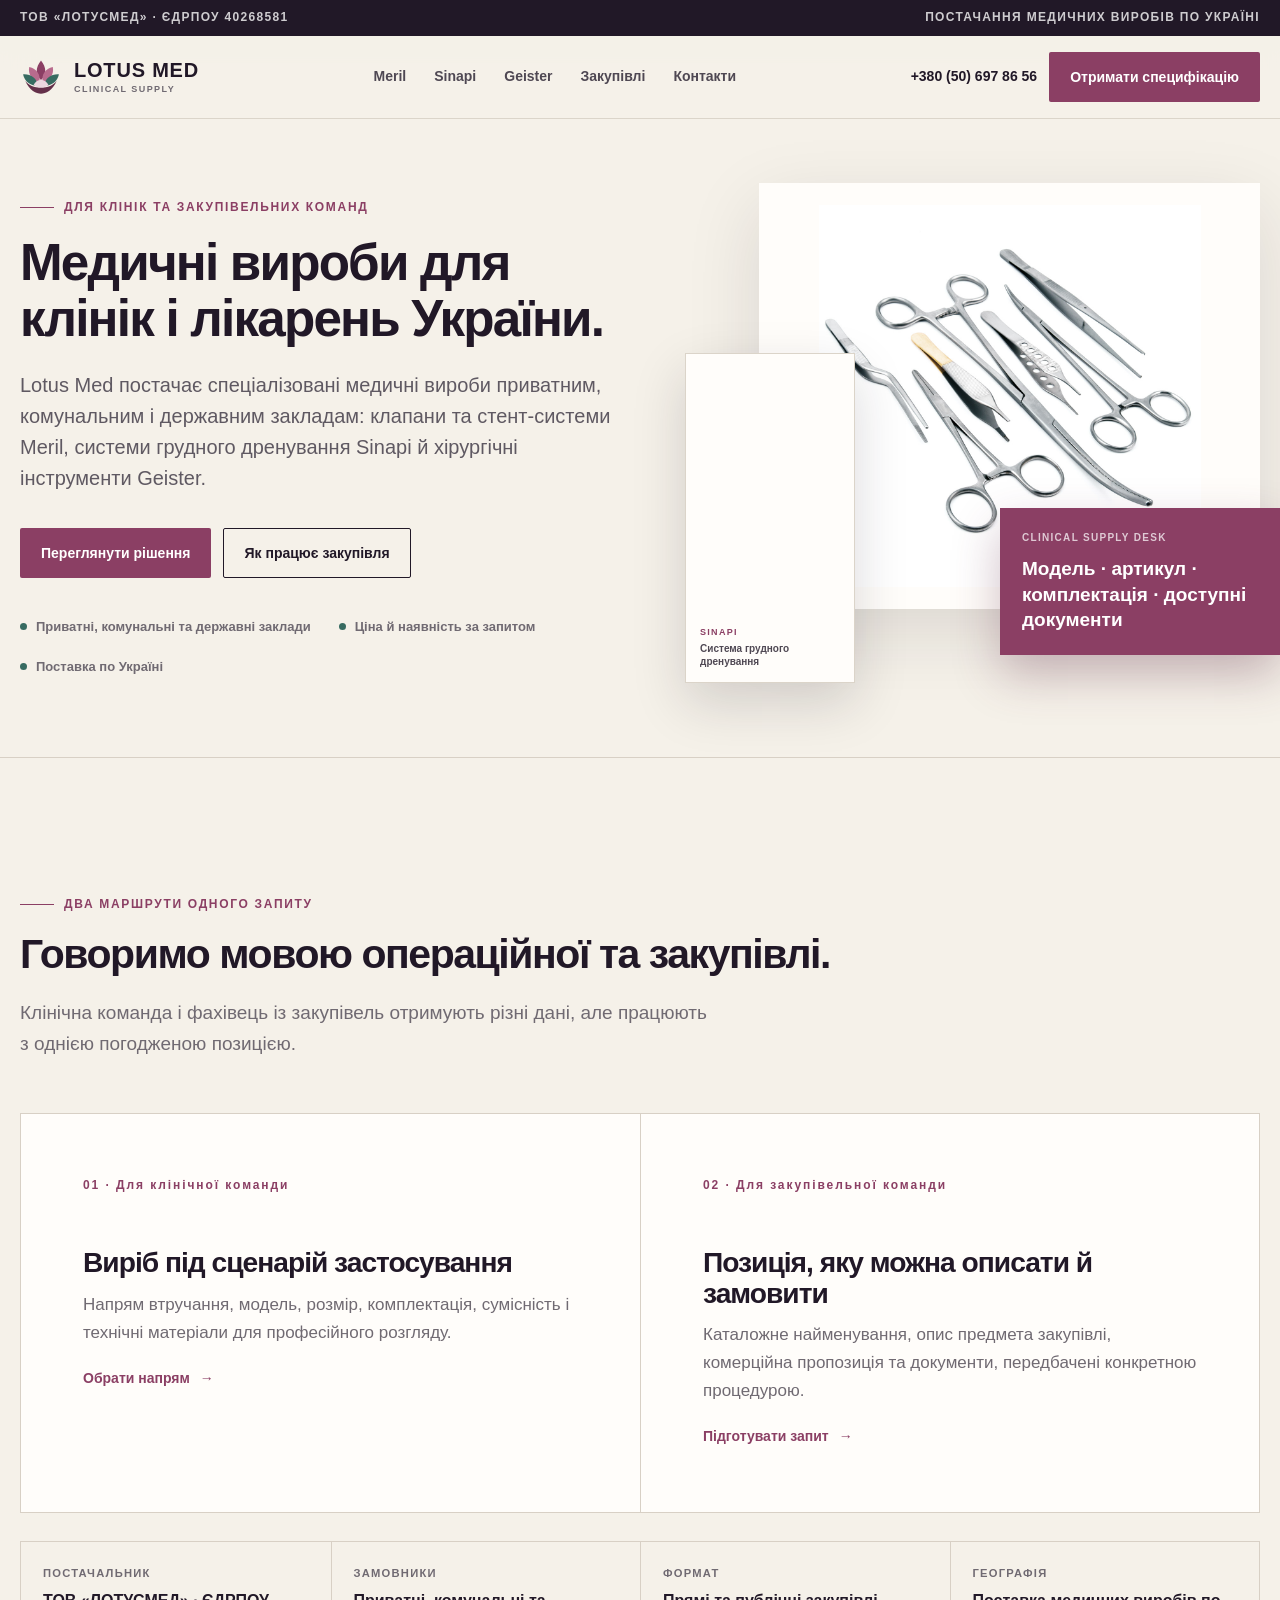
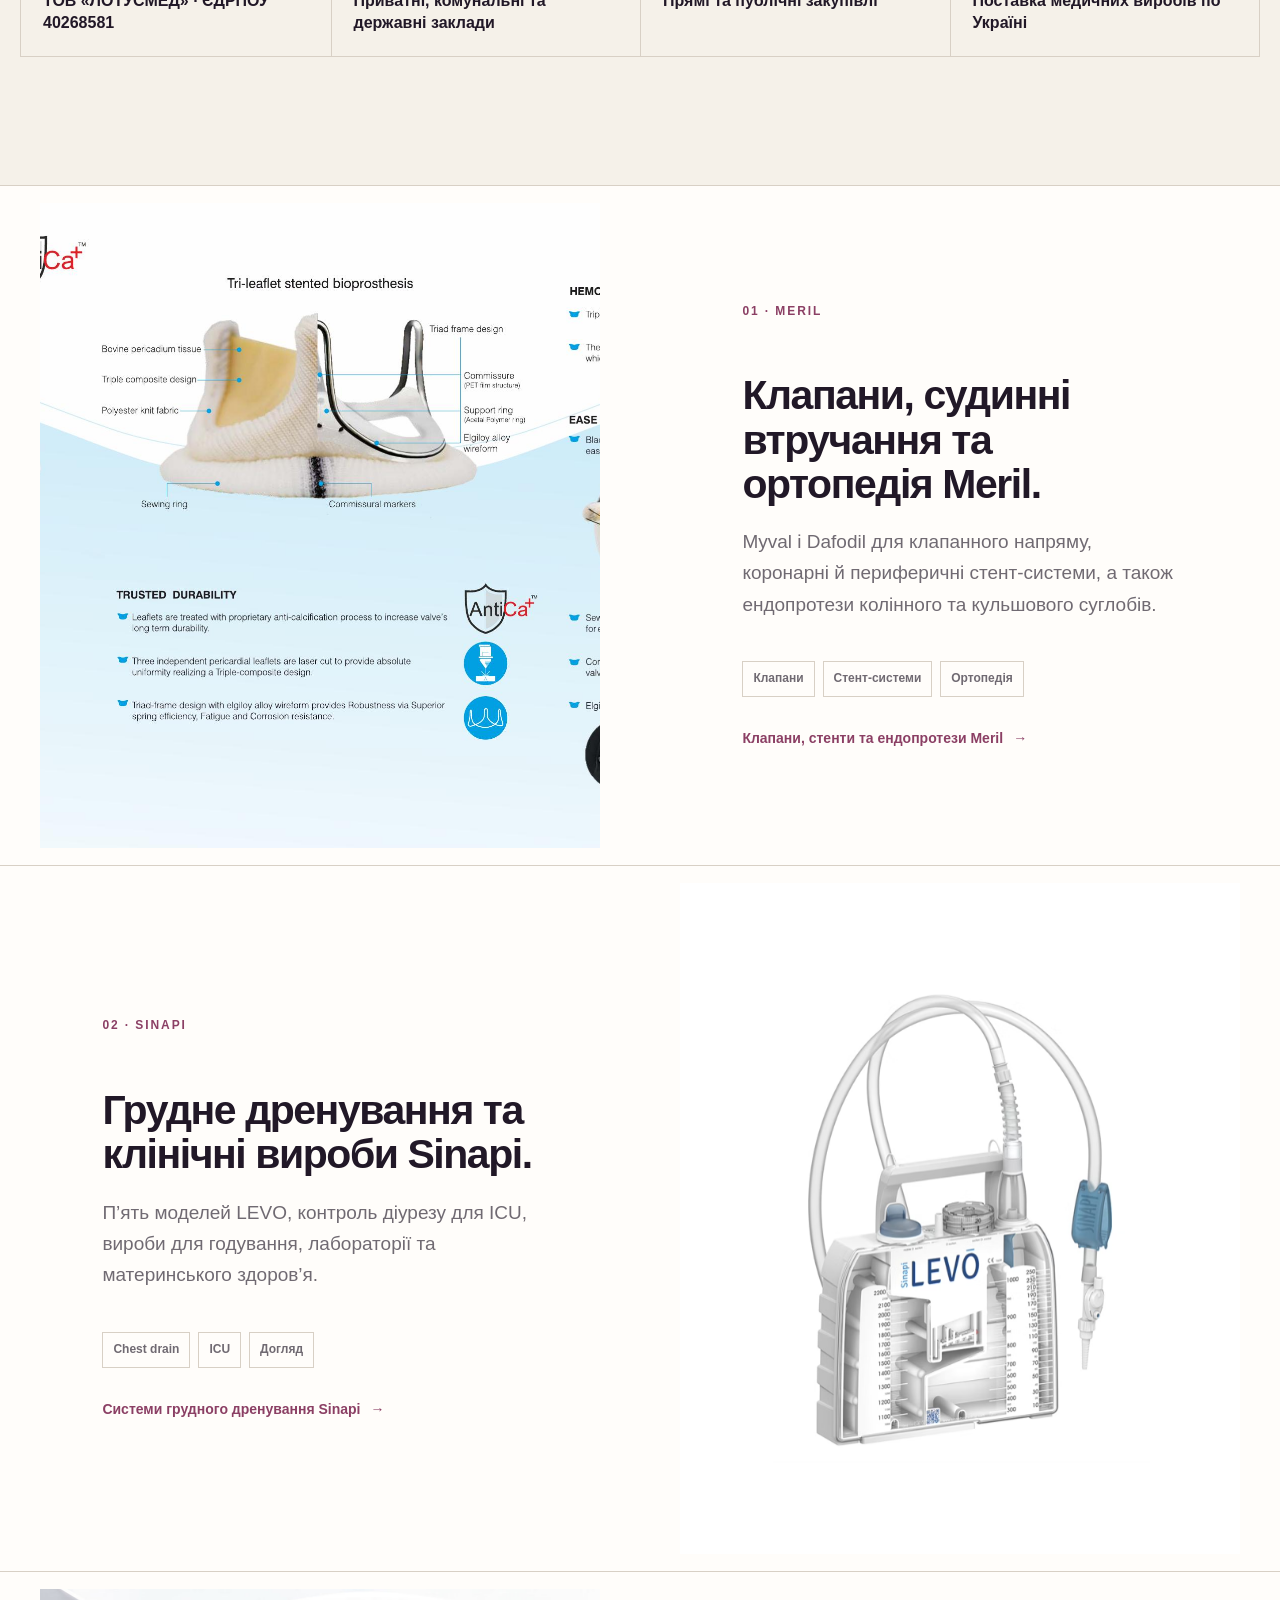
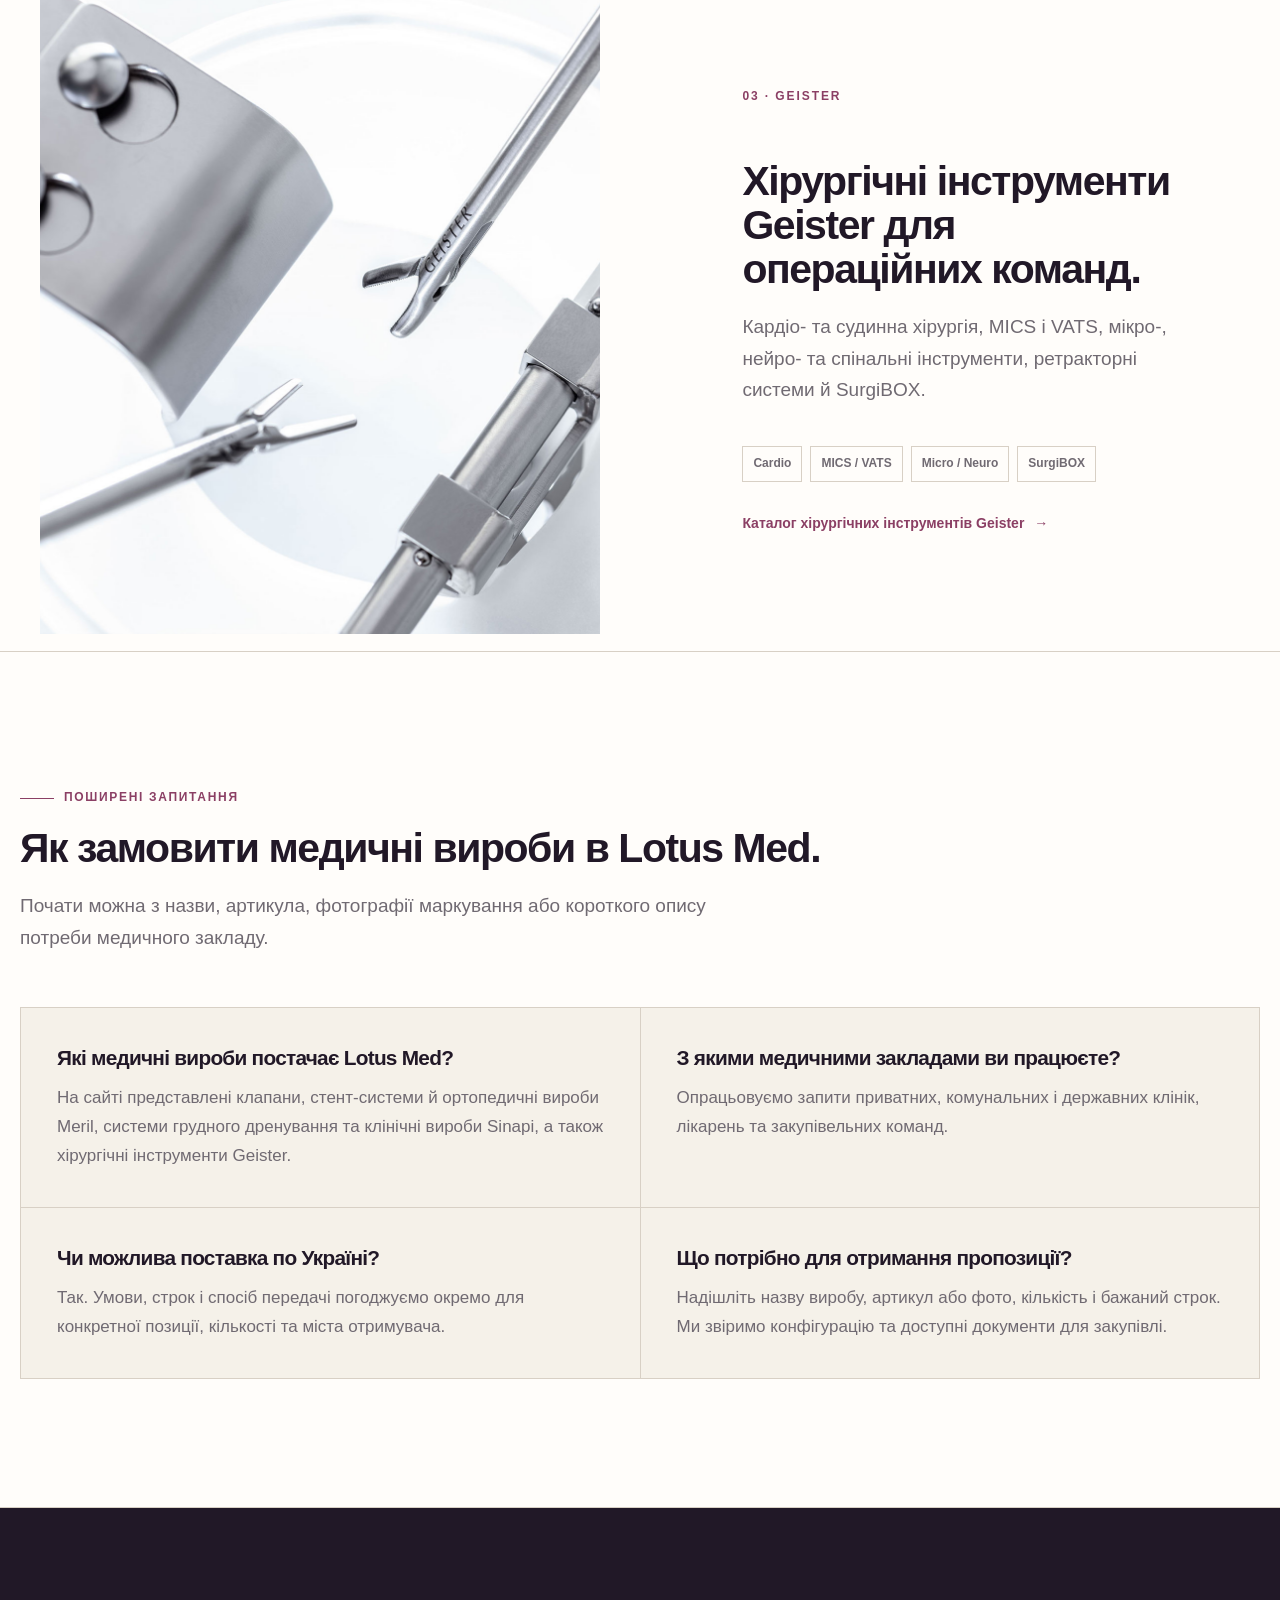
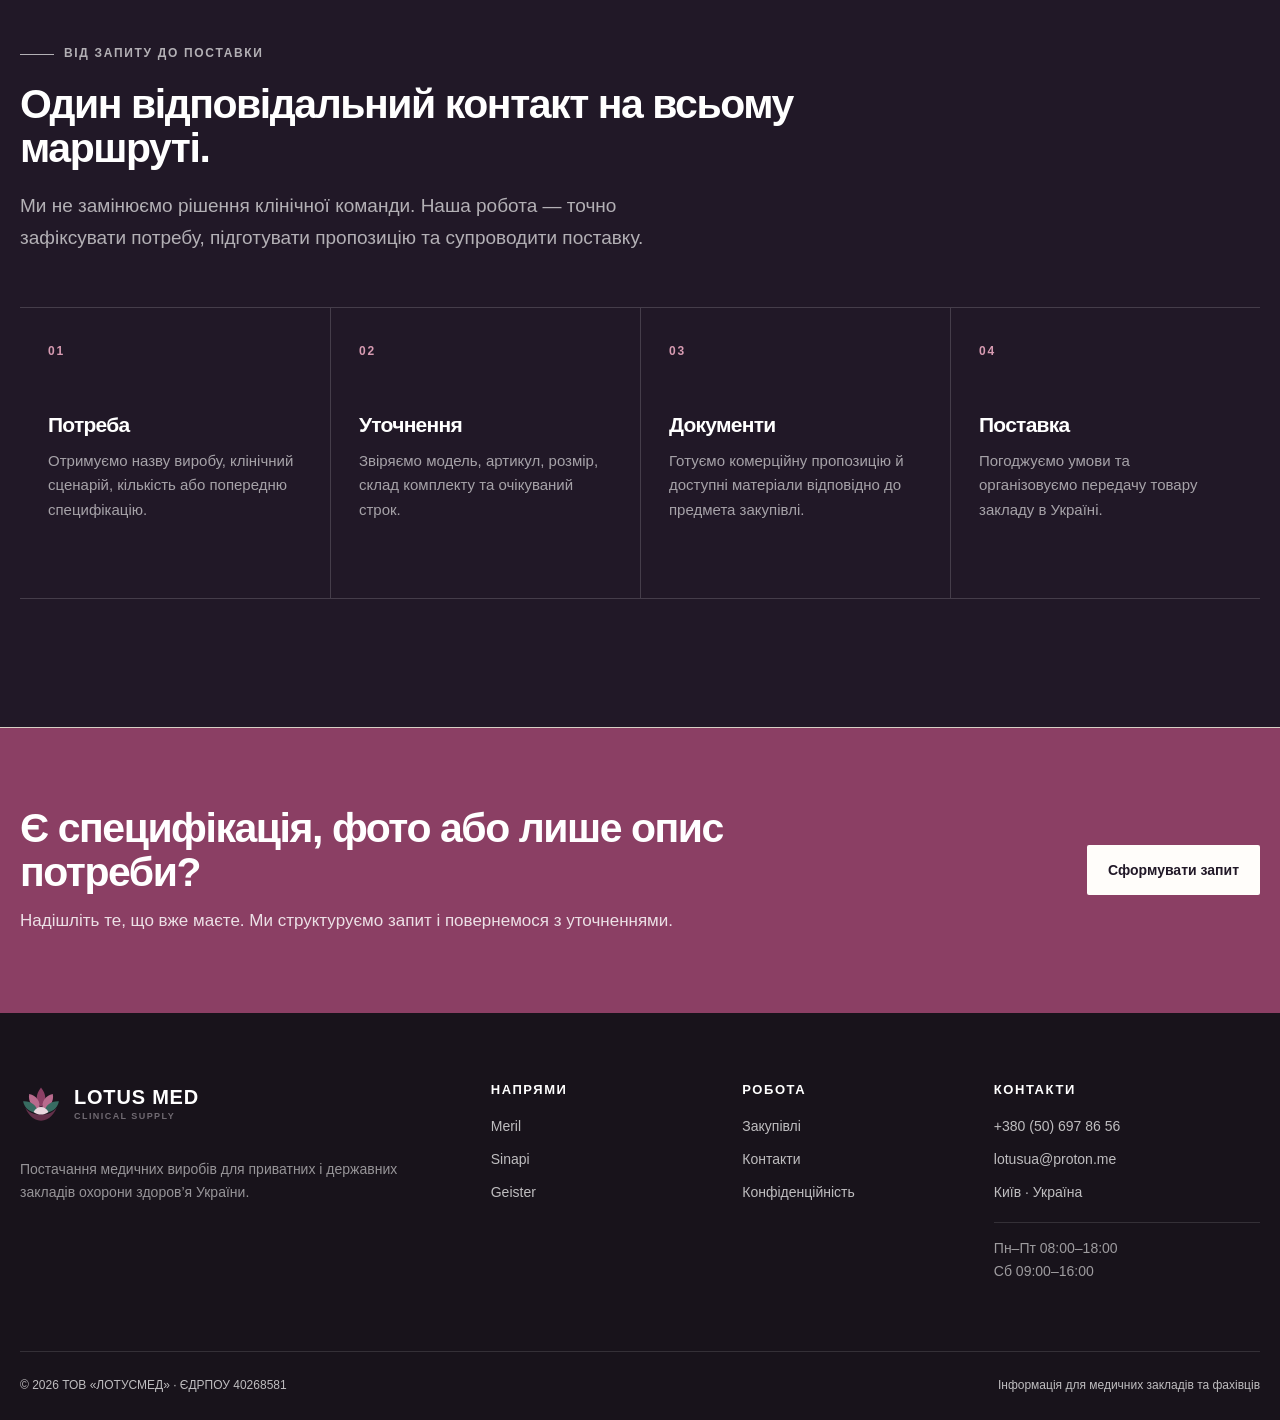
<file: index.html>
<!doctype html>
<html lang="uk">
<head>
  <meta charset="utf-8">
  <meta name="viewport" content="width=device-width, initial-scale=1">
  <title>Постачання медичних виробів для клінік | Lotus Med</title>
  <meta name="description" content="Lotus Med постачає медичні вироби Meril, Sinapi та Geister для приватних і державних клінік України. Підбір, специфікації, документи й доставка.">
  <link rel="canonical" href="https://lotusmed.com.ua/">
  <meta name="robots" content="index, follow">
  <meta name="theme-color" content="#211827">
  <meta property="og:type" content="website">
  <meta property="og:locale" content="uk_UA">
  <meta property="og:site_name" content="Lotus Med">
  <meta property="og:title" content="Постачання медичних виробів для клінік | Lotus Med">
  <meta property="og:description" content="Meril, Sinapi та Geister для приватних, комунальних і державних клінік України.">
  <meta property="og:url" content="https://lotusmed.com.ua/">
  <meta property="og:image" content="https://lotusmed.com.ua/assets/lotusmed-social.png">
  <meta property="og:image:width" content="1200">
  <meta property="og:image:height" content="630">
  <meta property="og:image:alt" content="Lotus Med — медичні вироби для клінік України">
  <meta name="twitter:card" content="summary_large_image">
  <meta name="twitter:title" content="Постачання медичних виробів для клінік | Lotus Med">
  <meta name="twitter:description" content="Meril, Sinapi та Geister: підбір, специфікації, документи й поставка по Україні.">
  <meta name="twitter:image" content="https://lotusmed.com.ua/assets/lotusmed-social.png">
  <link rel="icon" href="assets/favicon.svg?v=20260715c" type="image/svg+xml">
  <link rel="stylesheet" href="assets/css/styles-20260715f.css?v=20260716a">
  <script type="application/ld+json">
  {
    "@context": "https://schema.org",
    "@graph": [
      {
        "@type": "Organization",
        "@id": "https://lotusmed.com.ua/#organization",
        "name": "Lotus Med",
        "legalName": "ТОВ «ЛОТУСМЕД»",
        "alternateName": "Лотус Мед",
        "identifier": {"@type": "PropertyValue", "propertyID": "ЄДРПОУ", "value": "40268581"},
        "url": "https://lotusmed.com.ua/",
        "logo": {"@type": "ImageObject", "url": "https://lotusmed.com.ua/assets/lotus-logo-512.png", "width": 512, "height": 512},
        "email": "lotusua@proton.me",
        "telephone": "+380506978656",
        "contactPoint": {
          "@type": "ContactPoint",
          "contactType": "sales",
          "telephone": "+380506978656",
          "hoursAvailable": [
            {
              "@type": "OpeningHoursSpecification",
              "dayOfWeek": ["Monday", "Tuesday", "Wednesday", "Thursday", "Friday"],
              "opens": "08:00",
              "closes": "18:00"
            },
            {
              "@type": "OpeningHoursSpecification",
              "dayOfWeek": "Saturday",
              "opens": "09:00",
              "closes": "16:00"
            }
          ]
        },
        "address": {"@type": "PostalAddress", "addressLocality": "Київ", "addressCountry": "UA"},
        "areaServed": {"@type": "Country", "name": "Україна"}
      },
      {
        "@type": "WebSite",
        "@id": "https://lotusmed.com.ua/#website",
        "url": "https://lotusmed.com.ua/",
        "name": "Lotus Med",
        "alternateName": "Лотус Мед",
        "publisher": {"@id": "https://lotusmed.com.ua/#organization"},
        "inLanguage": "uk-UA"
      },
      {
        "@type": "WebPage",
        "@id": "https://lotusmed.com.ua/#webpage",
        "url": "https://lotusmed.com.ua/",
        "name": "Постачання медичних виробів для клінік | Lotus Med",
        "isPartOf": {"@id": "https://lotusmed.com.ua/#website"},
        "about": {"@id": "https://lotusmed.com.ua/#organization"},
        "inLanguage": "uk-UA"
      }
    ]
  }
  </script>
</head>
<body>
  <a class="skip-link" href="#main">До основного вмісту</a>
  <div class="topline">
    <div class="container topline-inner">
      <span>ТОВ «ЛОТУСМЕД» · ЄДРПОУ 40268581</span>
      <span>Постачання медичних виробів по Україні</span>
    </div>
  </div>
  <header class="site-header">
    <div class="container nav-shell">
      <a class="brand" href="/" aria-label="Lotus Med — головна">
        <img class="lotus-mark" src="assets/lotus-logo.svg?v=20260715c" alt="" width="42" height="42" aria-hidden="true">
        <span class="brand-word">LOTUS MED<small>Clinical supply</small></span>
      </a>
      <nav class="main-nav" id="main-nav" data-main-nav aria-label="Головна навігація">
        <a href="/meril">Meril</a>
        <a href="/sinapi">Sinapi</a>
        <a href="/geister">Geister</a>
        <a href="/postachannia">Закупівлі</a>
        <a href="/contacts">Контакти</a>
      </nav>
      <div class="nav-actions">
        <a class="phone-link" href="tel:+380506978656">+380 (50) 697 86 56</a>
        <a class="button button-primary" href="/postachannia#request">Отримати специфікацію</a>
      </div>
      <button class="menu-toggle" type="button" data-menu-toggle aria-controls="main-nav" aria-expanded="false" aria-label="Відкрити меню"><span></span></button>
    </div>
  </header>

  <main id="main">
    <section class="hero">
      <div class="container hero-grid">
        <div class="hero-copy">
          <span class="eyebrow">Для клінік та закупівельних команд</span>
          <h1>Медичні вироби для клінік і лікарень України.</h1>
          <p class="lead">Lotus Med постачає спеціалізовані медичні вироби приватним, комунальним і державним закладам: клапани та стент-системи Meril, системи грудного дренування Sinapi й хірургічні інструменти Geister.</p>
          <div class="hero-actions">
            <a class="button button-primary" href="#solutions">Переглянути рішення</a>
            <a class="button button-secondary" href="/postachannia">Як працює закупівля</a>
          </div>
          <div class="trust-row" aria-label="Ключова інформація">
            <span>Приватні, комунальні та державні заклади</span>
            <span>Ціна й наявність за запитом</span>
            <span>Поставка по Україні</span>
          </div>
        </div>
        <div class="hero-collage" id="hero-media" aria-label="Напрями Lotus Med">
          <figure class="hero-photo-main">
            <img src="assets/img/geister-forceps.jpg?v=20260715c" alt="Набір хірургічних інструментів Geister" width="1200" height="1200" fetchpriority="high">
            <figcaption class="hero-media-label"><span>GEISTER</span> Хірургічні інструменти</figcaption>
          </figure>
          <figure class="hero-product-cutout">
            <picture><source type="image/avif" srcset="assets/img/sinapi-xl2200s-480.avif 480w, assets/img/sinapi-xl2200s.avif 1705w" sizes="(max-width: 640px) 42vw, 20vw"><img src="assets/img/sinapi-xl2200s.jpg" alt="Дренажна система Sinapi LEVO XL2200S" width="1705" height="2200"></picture>
            <figcaption class="hero-media-label"><span>SINAPI</span> Система грудного дренування</figcaption>
          </figure>
          <div class="hero-dossier">
            <small>Clinical supply desk</small>
            <strong>Модель · артикул · комплектація · доступні документи</strong>
          </div>
        </div>
      </div>
    </section>

    <section class="section" aria-labelledby="role-title">
      <div class="container">
        <div class="section-head">
          <span class="eyebrow">Два маршрути одного запиту</span>
          <h2 id="role-title">Говоримо мовою операційної та закупівлі.</h2>
          <p>Клінічна команда і фахівець із закупівель отримують різні дані, але працюють з однією погодженою позицією.</p>
        </div>
        <div class="roles-grid">
          <article class="role-panel">
            <span class="role-number">01 · Для клінічної команди</span>
            <h3>Виріб під сценарій застосування</h3>
            <p>Напрям втручання, модель, розмір, комплектація, сумісність і технічні матеріали для професійного розгляду.</p>
            <a class="text-link" href="#solutions">Обрати напрям</a>
          </article>
          <article class="role-panel">
            <span class="role-number">02 · Для закупівельної команди</span>
            <h3>Позиція, яку можна описати й замовити</h3>
            <p>Каталожне найменування, опис предмета закупівлі, комерційна пропозиція та документи, передбачені конкретною процедурою.</p>
            <a class="text-link" href="/postachannia">Підготувати запит</a>
          </article>
        </div>
        <div class="seo-facts" aria-label="Відомості про Lotus Med">
          <div class="seo-fact"><small>Постачальник</small><strong>ТОВ «ЛОТУСМЕД» · ЄДРПОУ 40268581</strong></div>
          <div class="seo-fact"><small>Замовники</small><strong>Приватні, комунальні та державні заклади</strong></div>
          <div class="seo-fact"><small>Формат</small><strong>Прямі та публічні закупівлі</strong></div>
          <div class="seo-fact"><small>Географія</small><strong>Поставка медичних виробів по Україні</strong></div>
        </div>
      </div>
    </section>

    <section class="chapters" id="solutions" aria-label="Продуктові напрями">
      <article class="chapter">
        <figure class="chapter-media">
          <img src="assets/img/meril-dafodil.jpg" alt="Перикардіальний біопротез Dafodil від Meril" width="2048" height="966" loading="lazy">
        </figure>
        <div class="chapter-content">
          <span class="chapter-number">01 · MERIL</span>
          <h2>Клапани, судинні втручання та ортопедія Meril.</h2>
          <p>Myval і Dafodil для клапанного напряму, коронарні й периферичні стент-системи, а також ендопротези колінного та кульшового суглобів.</p>
          <div class="chapter-tags"><span>Клапани</span><span>Стент-системи</span><span>Ортопедія</span></div>
          <a class="text-link" href="/meril">Клапани, стенти та ендопротези Meril</a>
        </div>
      </article>

      <article class="chapter">
        <figure class="chapter-media contain sinapi-chapter-media">
          <picture><source type="image/avif" srcset="assets/img/sinapi-xl2200s-480.avif 480w, assets/img/sinapi-xl2200s.avif 1705w" sizes="(max-width: 640px) 100vw, 50vw"><img src="assets/img/sinapi-xl2200s.jpg" alt="Дренажна система Sinapi LEVO XL2200S" width="1705" height="2200" loading="lazy"></picture>
        </figure>
        <div class="chapter-content">
          <span class="chapter-number">02 · SINAPI</span>
          <h2>Грудне дренування та клінічні вироби Sinapi.</h2>
          <p>П’ять моделей LEVO, контроль діурезу для ICU, вироби для годування, лабораторії та материнського здоров’я.</p>
          <div class="chapter-tags"><span>Chest drain</span><span>ICU</span><span>Догляд</span></div>
          <a class="text-link" href="/sinapi">Системи грудного дренування Sinapi</a>
        </div>
      </article>

      <article class="chapter">
        <figure class="chapter-media">
          <img src="assets/img/geister-mics.jpg" alt="Інструменти Geister для малоінвазивної кардіохірургії" width="1920" height="1300" loading="lazy">
        </figure>
        <div class="chapter-content">
          <span class="chapter-number">03 · GEISTER</span>
          <h2>Хірургічні інструменти Geister для операційних команд.</h2>
          <p>Кардіо- та судинна хірургія, MICS і VATS, мікро-, нейро- та спінальні інструменти, ретракторні системи й SurgiBOX.</p>
          <div class="chapter-tags"><span>Cardio</span><span>MICS / VATS</span><span>Micro / Neuro</span><span>SurgiBOX</span></div>
          <a class="text-link" href="/geister">Каталог хірургічних інструментів Geister</a>
        </div>
      </article>
    </section>

    <section class="section section-white" aria-labelledby="faq-title">
      <div class="container">
        <div class="section-head"><span class="eyebrow">Поширені запитання</span><h2 id="faq-title">Як замовити медичні вироби в Lotus Med.</h2><p>Почати можна з назви, артикула, фотографії маркування або короткого опису потреби медичного закладу.</p></div>
        <div class="faq-grid">
          <article class="faq-item"><h3>Які медичні вироби постачає Lotus Med?</h3><p>На сайті представлені клапани, стент-системи й ортопедичні вироби Meril, системи грудного дренування та клінічні вироби Sinapi, а також хірургічні інструменти Geister.</p></article>
          <article class="faq-item"><h3>З якими медичними закладами ви працюєте?</h3><p>Опрацьовуємо запити приватних, комунальних і державних клінік, лікарень та закупівельних команд.</p></article>
          <article class="faq-item"><h3>Чи можлива поставка по Україні?</h3><p>Так. Умови, строк і спосіб передачі погоджуємо окремо для конкретної позиції, кількості та міста отримувача.</p></article>
          <article class="faq-item"><h3>Що потрібно для отримання пропозиції?</h3><p>Надішліть назву виробу, артикул або фото, кількість і бажаний строк. Ми звіримо конфігурацію та доступні документи для закупівлі.</p></article>
        </div>
      </div>
    </section>

    <section class="section section-dark" aria-labelledby="process-title">
      <div class="container">
        <div class="section-head">
          <span class="eyebrow">Від запиту до поставки</span>
          <h2 id="process-title">Один відповідальний контакт на всьому маршруті.</h2>
          <p>Ми не замінюємо рішення клінічної команди. Наша робота — точно зафіксувати потребу, підготувати пропозицію та супроводити поставку.</p>
        </div>
        <div class="process-grid">
          <article class="process-step"><span class="step-number">01</span><h3>Потреба</h3><p>Отримуємо назву виробу, клінічний сценарій, кількість або попередню специфікацію.</p></article>
          <article class="process-step"><span class="step-number">02</span><h3>Уточнення</h3><p>Звіряємо модель, артикул, розмір, склад комплекту та очікуваний строк.</p></article>
          <article class="process-step"><span class="step-number">03</span><h3>Документи</h3><p>Готуємо комерційну пропозицію й доступні матеріали відповідно до предмета закупівлі.</p></article>
          <article class="process-step"><span class="step-number">04</span><h3>Поставка</h3><p>Погоджуємо умови та організовуємо передачу товару закладу в Україні.</p></article>
        </div>
      </div>
    </section>

    <section class="cta-band">
      <div class="container cta-grid">
        <div>
          <h2>Є специфікація, фото або лише опис потреби?</h2>
          <p>Надішліть те, що вже маєте. Ми структуруємо запит і повернемося з уточненнями.</p>
        </div>
        <a class="button button-light" href="/postachannia#request">Сформувати запит</a>
      </div>
    </section>
  </main>

  <footer class="site-footer">
    <div class="container footer-grid">
      <div class="footer-brand">
        <a class="brand" href="/"><img class="lotus-mark" src="assets/lotus-logo.svg?v=20260715c" alt="" width="42" height="42" aria-hidden="true"><span class="brand-word">LOTUS MED<small>Clinical supply</small></span></a>
        <p>Постачання медичних виробів для приватних і державних закладів охорони здоров’я України.</p>
      </div>
      <div class="footer-col"><h3>Напрями</h3><a href="/meril">Meril</a><a href="/sinapi">Sinapi</a><a href="/geister">Geister</a></div>
      <div class="footer-col"><h3>Робота</h3><a href="/postachannia">Закупівлі</a><a href="/contacts">Контакти</a><a href="/privacy">Конфіденційність</a></div>
      <div class="footer-col"><h3>Контакти</h3><a href="tel:+380506978656">+380 (50) 697 86 56</a><a href="mailto:lotusua@proton.me">lotusua@proton.me</a><span>Київ · Україна</span><span class="footer-hours">Пн–Пт 08:00–18:00<br>Сб 09:00–16:00</span></div>
    </div>
    <div class="container footer-bottom"><span>© <span data-year>2026</span> ТОВ «ЛОТУСМЕД» · ЄДРПОУ 40268581</span><span>Інформація для медичних закладів та фахівців</span></div>
  </footer>
  <script src="assets/js/site-20260715b.js" defer></script>
</body>
</html>
</file>
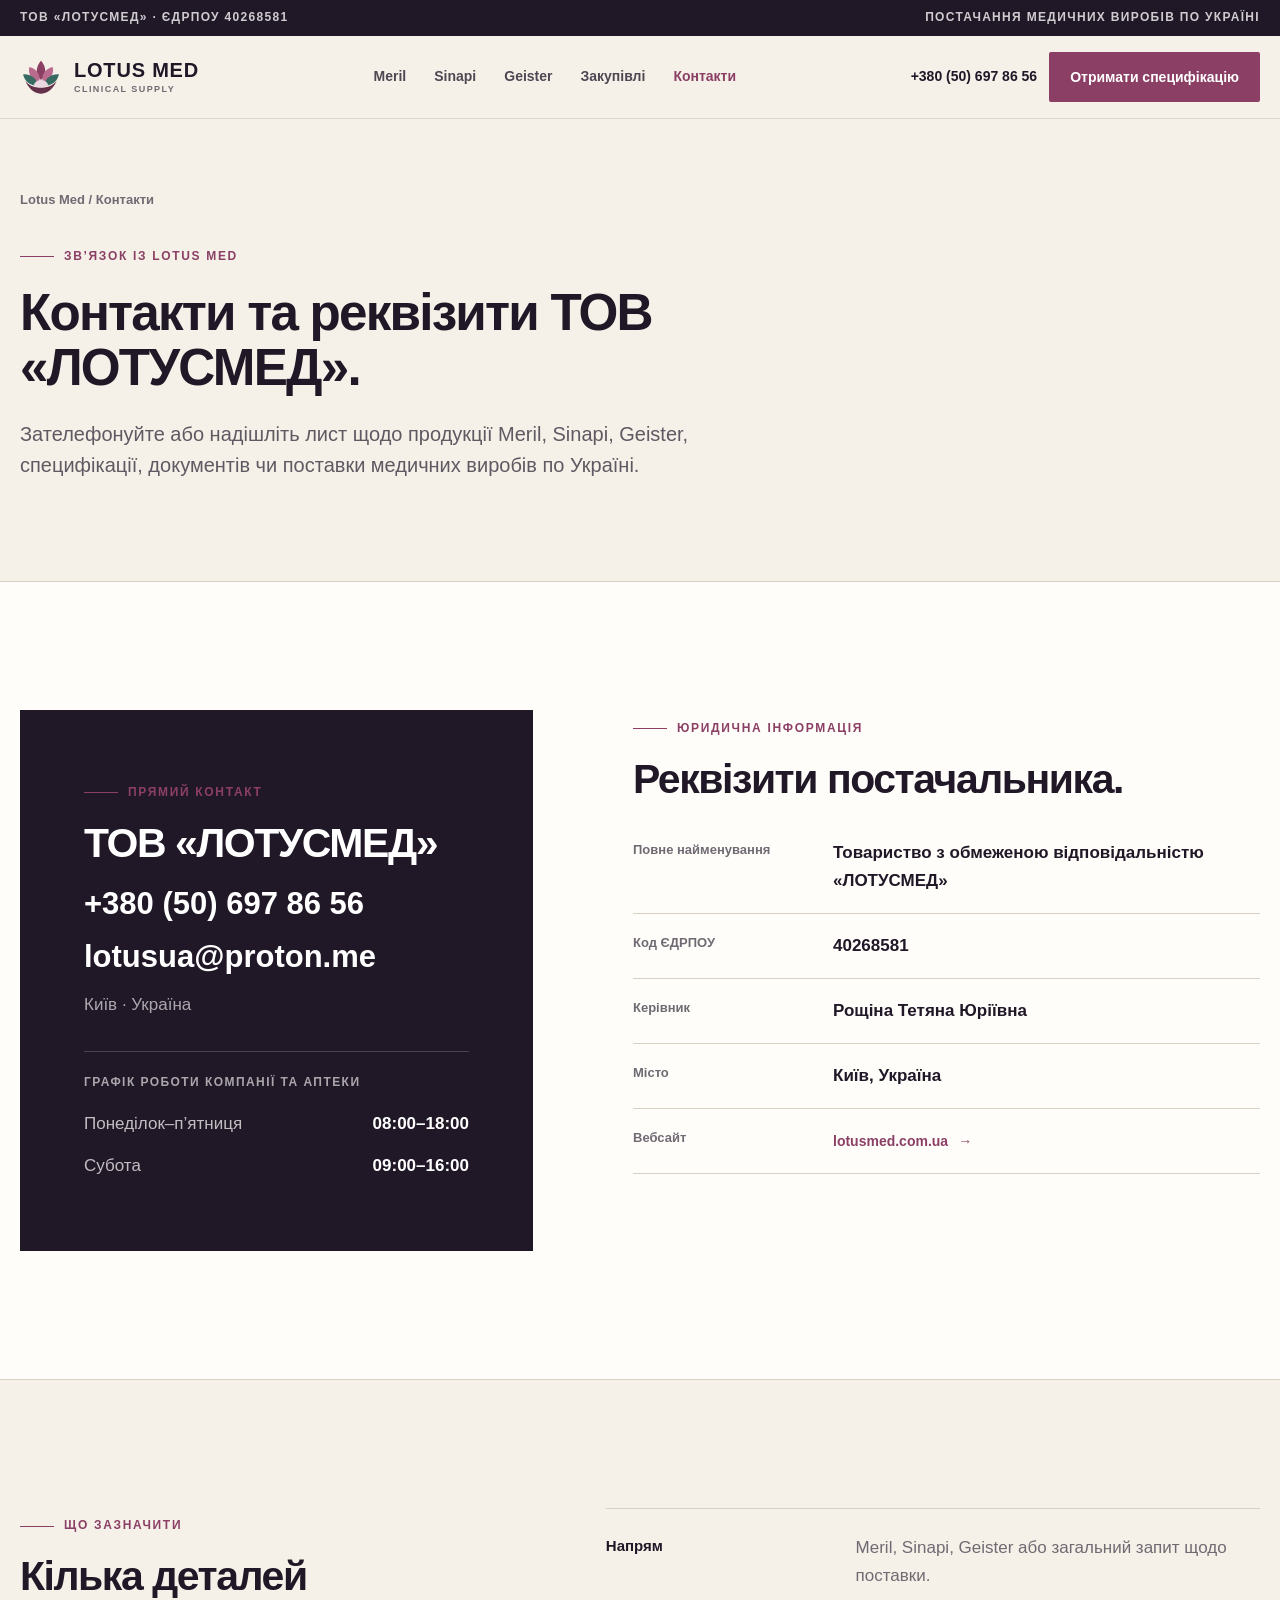
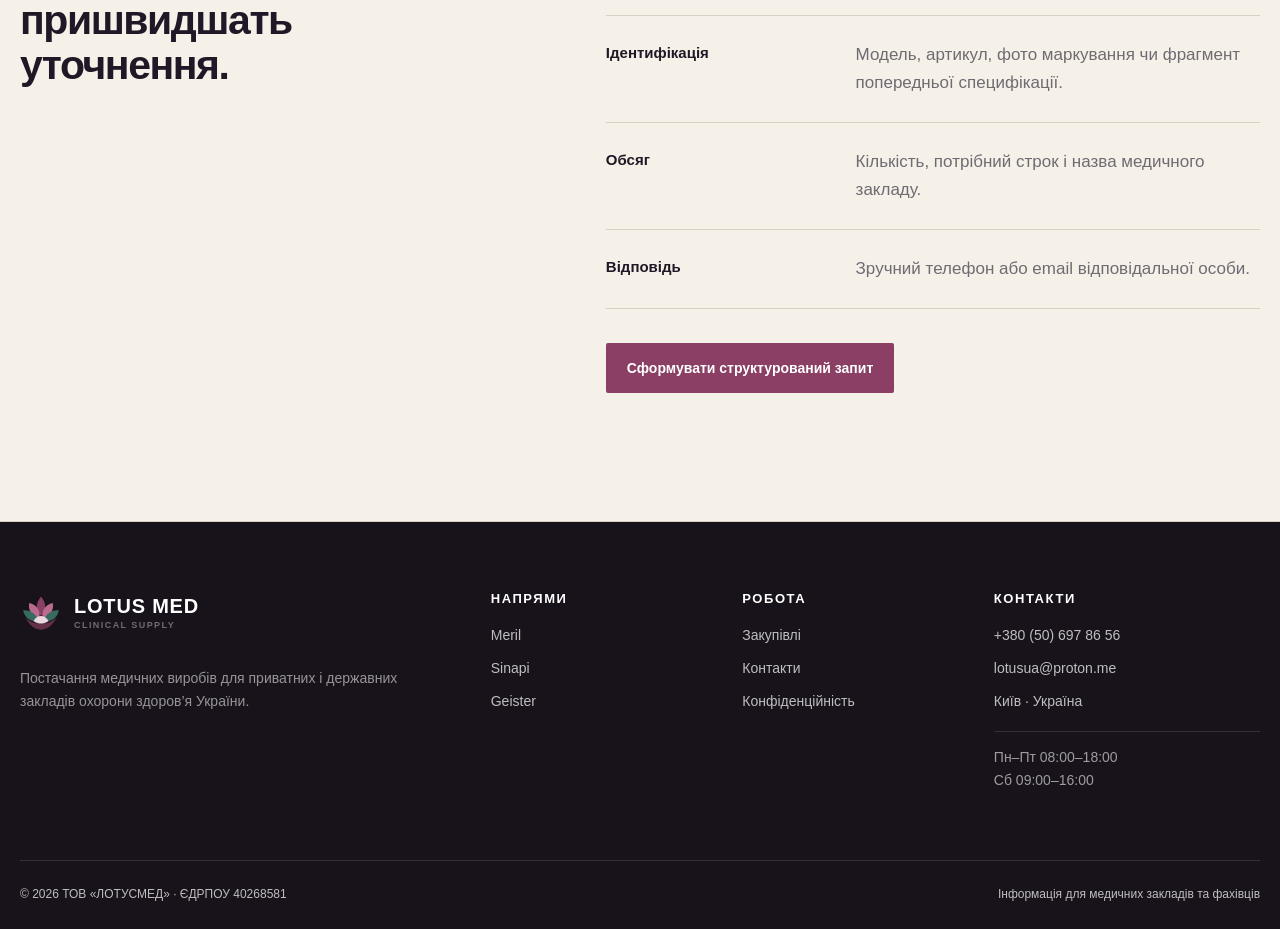
<file: contacts.html>
<!doctype html>
<html lang="uk">
<head>
  <meta charset="utf-8">
  <meta name="viewport" content="width=device-width, initial-scale=1">
  <title>Контакти та реквізити ТОВ «ЛОТУСМЕД» | Київ</title>
  <meta name="description" content="Контакти ТОВ «ЛОТУСМЕД»: +380 (50) 697 86 56, email, графік роботи, ЄДРПОУ 40268581. Запити щодо Meril, Sinapi, Geister і поставок по Україні.">
  <link rel="canonical" href="https://lotusmed.com.ua/contacts">
  <meta name="robots" content="index, follow">
  <meta name="theme-color" content="#211827">
  <meta property="og:type" content="website">
  <meta property="og:locale" content="uk_UA">
  <meta property="og:site_name" content="Lotus Med">
  <meta property="og:title" content="Контакти та реквізити ТОВ «ЛОТУСМЕД» | Київ">
  <meta property="og:description" content="Телефон, email, графік роботи та реквізити постачальника медичних виробів.">
  <meta property="og:url" content="https://lotusmed.com.ua/contacts">
  <meta property="og:image" content="https://lotusmed.com.ua/assets/lotusmed-social.png">
  <meta property="og:image:width" content="1200">
  <meta property="og:image:height" content="630">
  <meta property="og:image:alt" content="Lotus Med — медичні вироби для клінік України">
  <meta name="twitter:card" content="summary_large_image">
  <meta name="twitter:title" content="Контакти та реквізити ТОВ «ЛОТУСМЕД» | Київ">
  <meta name="twitter:description" content="Телефон, email, графік роботи та реквізити Lotus Med.">
  <meta name="twitter:image" content="https://lotusmed.com.ua/assets/lotusmed-social.png">
  <link rel="icon" href="assets/favicon.svg?v=20260715c" type="image/svg+xml">
  <link rel="stylesheet" href="assets/css/styles-20260715f.css?v=20260716a">
  <script type="application/ld+json">
  {
    "@context": "https://schema.org",
    "@graph": [
      {
      "@type": "ContactPage",
      "@id": "https://lotusmed.com.ua/contacts#webpage",
      "url": "https://lotusmed.com.ua/contacts",
      "name": "Контакти та реквізити ТОВ «ЛОТУСМЕД»",
      "isPartOf": {"@id": "https://lotusmed.com.ua/#website"},
      "inLanguage": "uk-UA",
      "mainEntity": {"@id": "https://lotusmed.com.ua/#organization"}
      },
      {
      "@type": "Organization",
      "@id": "https://lotusmed.com.ua/#organization",
      "name": "Lotus Med",
      "legalName": "ТОВ «ЛОТУСМЕД»",
      "alternateName": "Лотус Мед",
      "identifier": {"@type": "PropertyValue", "propertyID": "ЄДРПОУ", "value": "40268581"},
      "url": "https://lotusmed.com.ua/",
      "logo": {"@type": "ImageObject", "url": "https://lotusmed.com.ua/assets/lotus-logo-512.png", "width": 512, "height": 512},
      "email": "lotusua@proton.me",
      "telephone": "+380506978656",
      "contactPoint": {
        "@type": "ContactPoint",
        "contactType": "sales",
        "telephone": "+380506978656",
        "hoursAvailable": [
          {
            "@type": "OpeningHoursSpecification",
            "dayOfWeek": ["Monday", "Tuesday", "Wednesday", "Thursday", "Friday"],
            "opens": "08:00",
            "closes": "18:00"
          },
          {
            "@type": "OpeningHoursSpecification",
            "dayOfWeek": "Saturday",
            "opens": "09:00",
            "closes": "16:00"
          }
        ]
      },
      "address": {"@type": "PostalAddress", "addressLocality": "Київ", "addressCountry": "UA"},
      "areaServed": {"@type": "Country", "name": "Україна"}
      },
      {"@type":"BreadcrumbList","itemListElement":[{"@type":"ListItem","position":1,"name":"Lotus Med","item":"https://lotusmed.com.ua/"},{"@type":"ListItem","position":2,"name":"Контакти","item":"https://lotusmed.com.ua/contacts"}]}
    ]
  }
  </script>
</head>
<body>
  <a class="skip-link" href="#main">До основного вмісту</a>
  <div class="topline"><div class="container topline-inner"><span>ТОВ «ЛОТУСМЕД» · ЄДРПОУ 40268581</span><span>Постачання медичних виробів по Україні</span></div></div>
  <header class="site-header">
    <div class="container nav-shell">
      <a class="brand" href="/" aria-label="Lotus Med — головна"><img class="lotus-mark" src="assets/lotus-logo.svg?v=20260715c" alt="" width="42" height="42" aria-hidden="true"><span class="brand-word">LOTUS MED<small>Clinical supply</small></span></a>
      <nav class="main-nav" id="main-nav" data-main-nav aria-label="Головна навігація"><a href="/meril">Meril</a><a href="/sinapi">Sinapi</a><a href="/geister">Geister</a><a href="/postachannia">Закупівлі</a><a href="/contacts" aria-current="page">Контакти</a></nav>
      <div class="nav-actions"><a class="phone-link" href="tel:+380506978656">+380 (50) 697 86 56</a><a class="button button-primary" href="/postachannia#request">Отримати специфікацію</a></div>
      <button class="menu-toggle" type="button" data-menu-toggle aria-controls="main-nav" aria-expanded="false" aria-label="Відкрити меню"><span></span></button>
    </div>
  </header>

  <main id="main">
    <section class="procurement-hero">
      <div class="container">
        <div class="crumbs"><a href="/">Lotus Med</a> / Контакти</div>
        <span class="eyebrow">Зв’язок із Lotus Med</span>
        <h1>Контакти та реквізити ТОВ «ЛОТУСМЕД».</h1>
        <p class="lead">Зателефонуйте або надішліть лист щодо продукції Meril, Sinapi, Geister, специфікації, документів чи поставки медичних виробів по Україні.</p>
      </div>
    </section>

    <section class="section section-white">
      <div class="container contact-grid">
        <div class="contact-card">
          <span class="eyebrow">Прямий контакт</span>
          <h2>ТОВ «ЛОТУСМЕД»</h2>
          <a href="tel:+380506978656">+380 (50) 697 86 56</a>
          <a href="mailto:lotusua@proton.me">lotusua@proton.me</a>
          <p>Київ · Україна</p>
          <div class="contact-hours" aria-label="Графік роботи компанії та аптеки">
            <h3>Графік роботи компанії та аптеки</h3>
            <dl>
              <div><dt>Понеділок–п’ятниця</dt><dd><time datetime="08:00">08:00</time>–<time datetime="18:00">18:00</time></dd></div>
              <div><dt>Субота</dt><dd><time datetime="09:00">09:00</time>–<time datetime="16:00">16:00</time></dd></div>
            </dl>
          </div>
        </div>
        <div>
          <span class="eyebrow">Юридична інформація</span>
          <h2>Реквізити постачальника.</h2>
          <dl class="legal-list">
            <div><dt>Повне найменування</dt><dd>Товариство з обмеженою відповідальністю «ЛОТУСМЕД»</dd></div>
            <div><dt>Код ЄДРПОУ</dt><dd>40268581</dd></div>
            <div><dt>Керівник</dt><dd>Рощіна Тетяна Юріївна</dd></div>
            <div><dt>Місто</dt><dd>Київ, Україна</dd></div>
            <div><dt>Вебсайт</dt><dd><a class="text-link" href="https://lotusmed.com.ua/">lotusmed.com.ua</a></dd></div>
          </dl>
        </div>
      </div>
    </section>

    <section class="section" aria-labelledby="contact-help-title">
      <div class="container product-intro-grid">
        <div><span class="eyebrow">Що зазначити</span><h2 id="contact-help-title">Кілька деталей пришвидшать уточнення.</h2></div>
        <div>
          <div class="spec-table">
            <div class="spec-row"><strong>Напрям</strong><span>Meril, Sinapi, Geister або загальний запит щодо поставки.</span></div>
            <div class="spec-row"><strong>Ідентифікація</strong><span>Модель, артикул, фото маркування чи фрагмент попередньої специфікації.</span></div>
            <div class="spec-row"><strong>Обсяг</strong><span>Кількість, потрібний строк і назва медичного закладу.</span></div>
            <div class="spec-row"><strong>Відповідь</strong><span>Зручний телефон або email відповідальної особи.</span></div>
          </div>
          <div class="hero-actions"><a class="button button-primary" href="/postachannia#request">Сформувати структурований запит</a></div>
        </div>
      </div>
    </section>
  </main>

  <footer class="site-footer">
    <div class="container footer-grid">
      <div class="footer-brand"><a class="brand" href="/"><img class="lotus-mark" src="assets/lotus-logo.svg?v=20260715c" alt="" width="42" height="42" aria-hidden="true"><span class="brand-word">LOTUS MED<small>Clinical supply</small></span></a><p>Постачання медичних виробів для приватних і державних закладів охорони здоров’я України.</p></div>
      <div class="footer-col"><h3>Напрями</h3><a href="/meril">Meril</a><a href="/sinapi">Sinapi</a><a href="/geister">Geister</a></div>
      <div class="footer-col"><h3>Робота</h3><a href="/postachannia">Закупівлі</a><a href="/contacts">Контакти</a><a href="/privacy">Конфіденційність</a></div>
      <div class="footer-col"><h3>Контакти</h3><a href="tel:+380506978656">+380 (50) 697 86 56</a><a href="mailto:lotusua@proton.me">lotusua@proton.me</a><span>Київ · Україна</span><span class="footer-hours">Пн–Пт 08:00–18:00<br>Сб 09:00–16:00</span></div>
    </div>
    <div class="container footer-bottom"><span>© <span data-year>2026</span> ТОВ «ЛОТУСМЕД» · ЄДРПОУ 40268581</span><span>Інформація для медичних закладів та фахівців</span></div>
  </footer>
  <script src="assets/js/site-20260715b.js" defer></script>
</body>
</html>
</file>
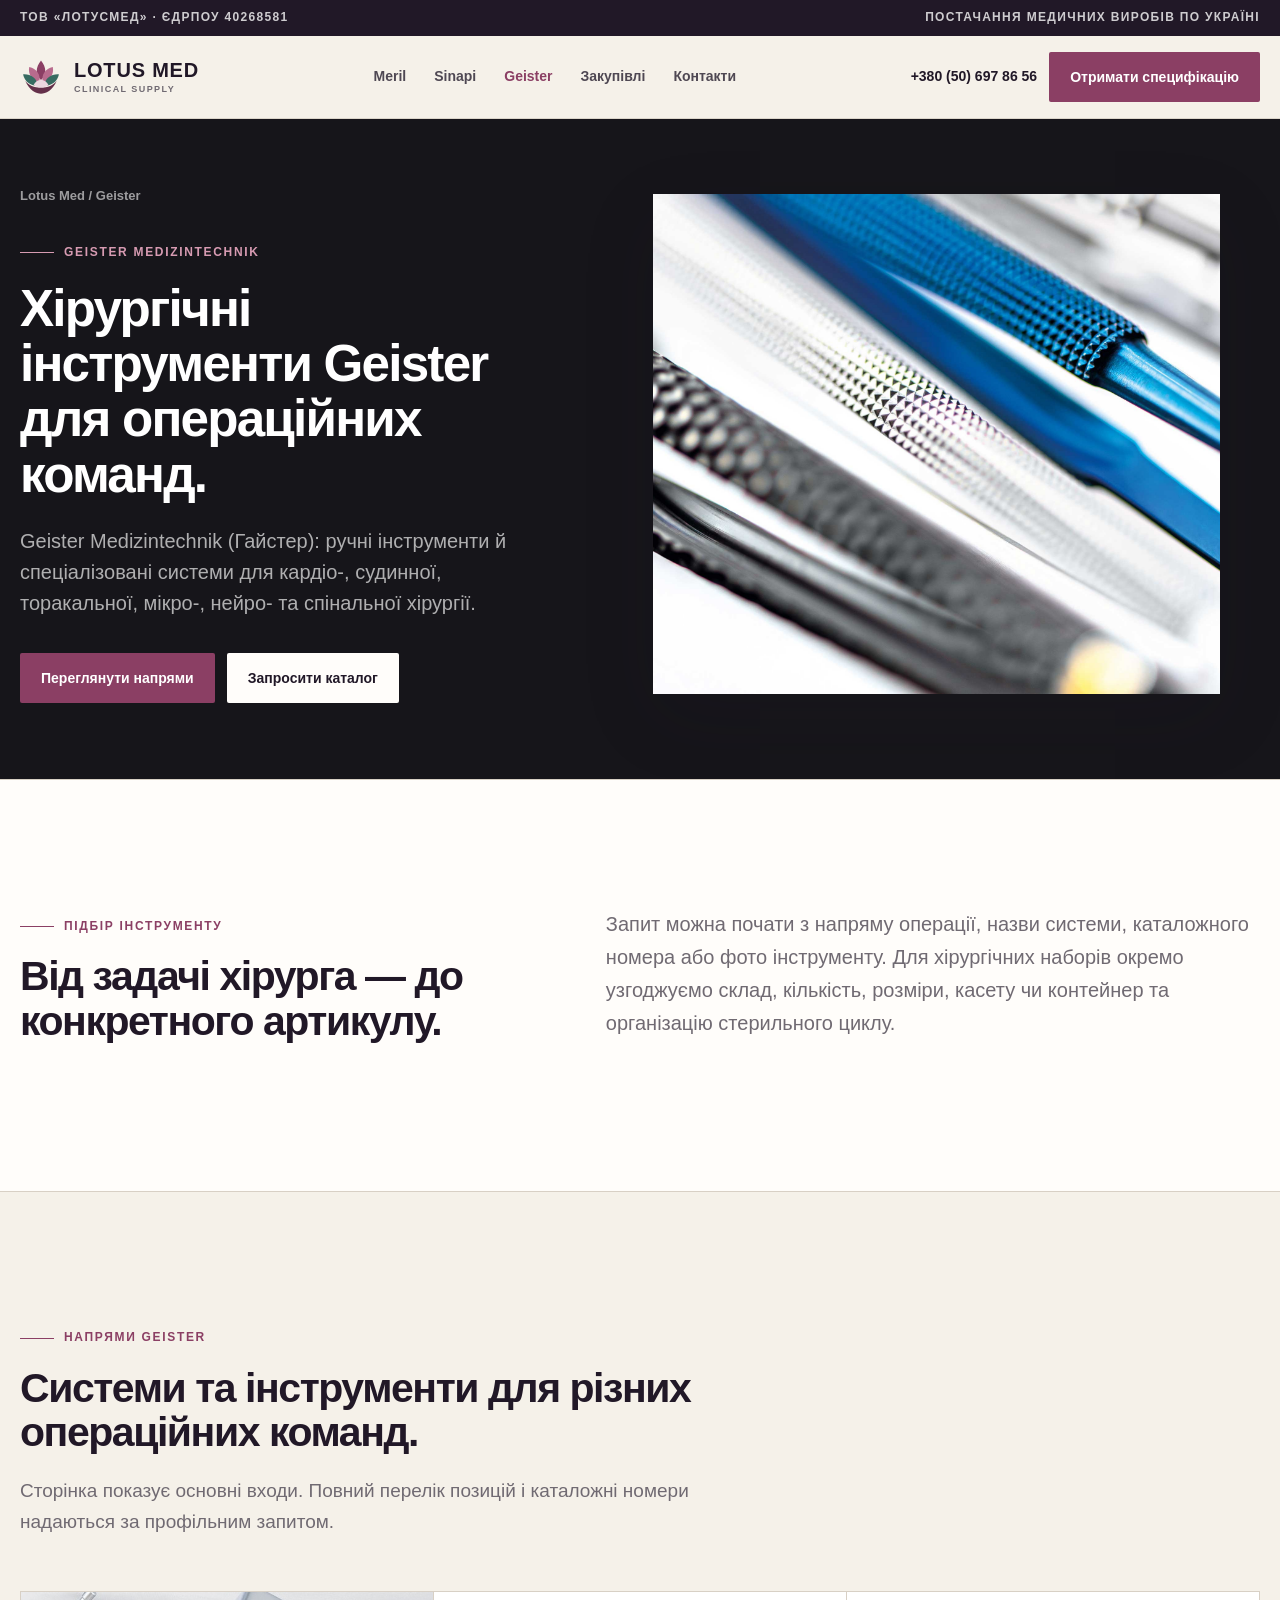
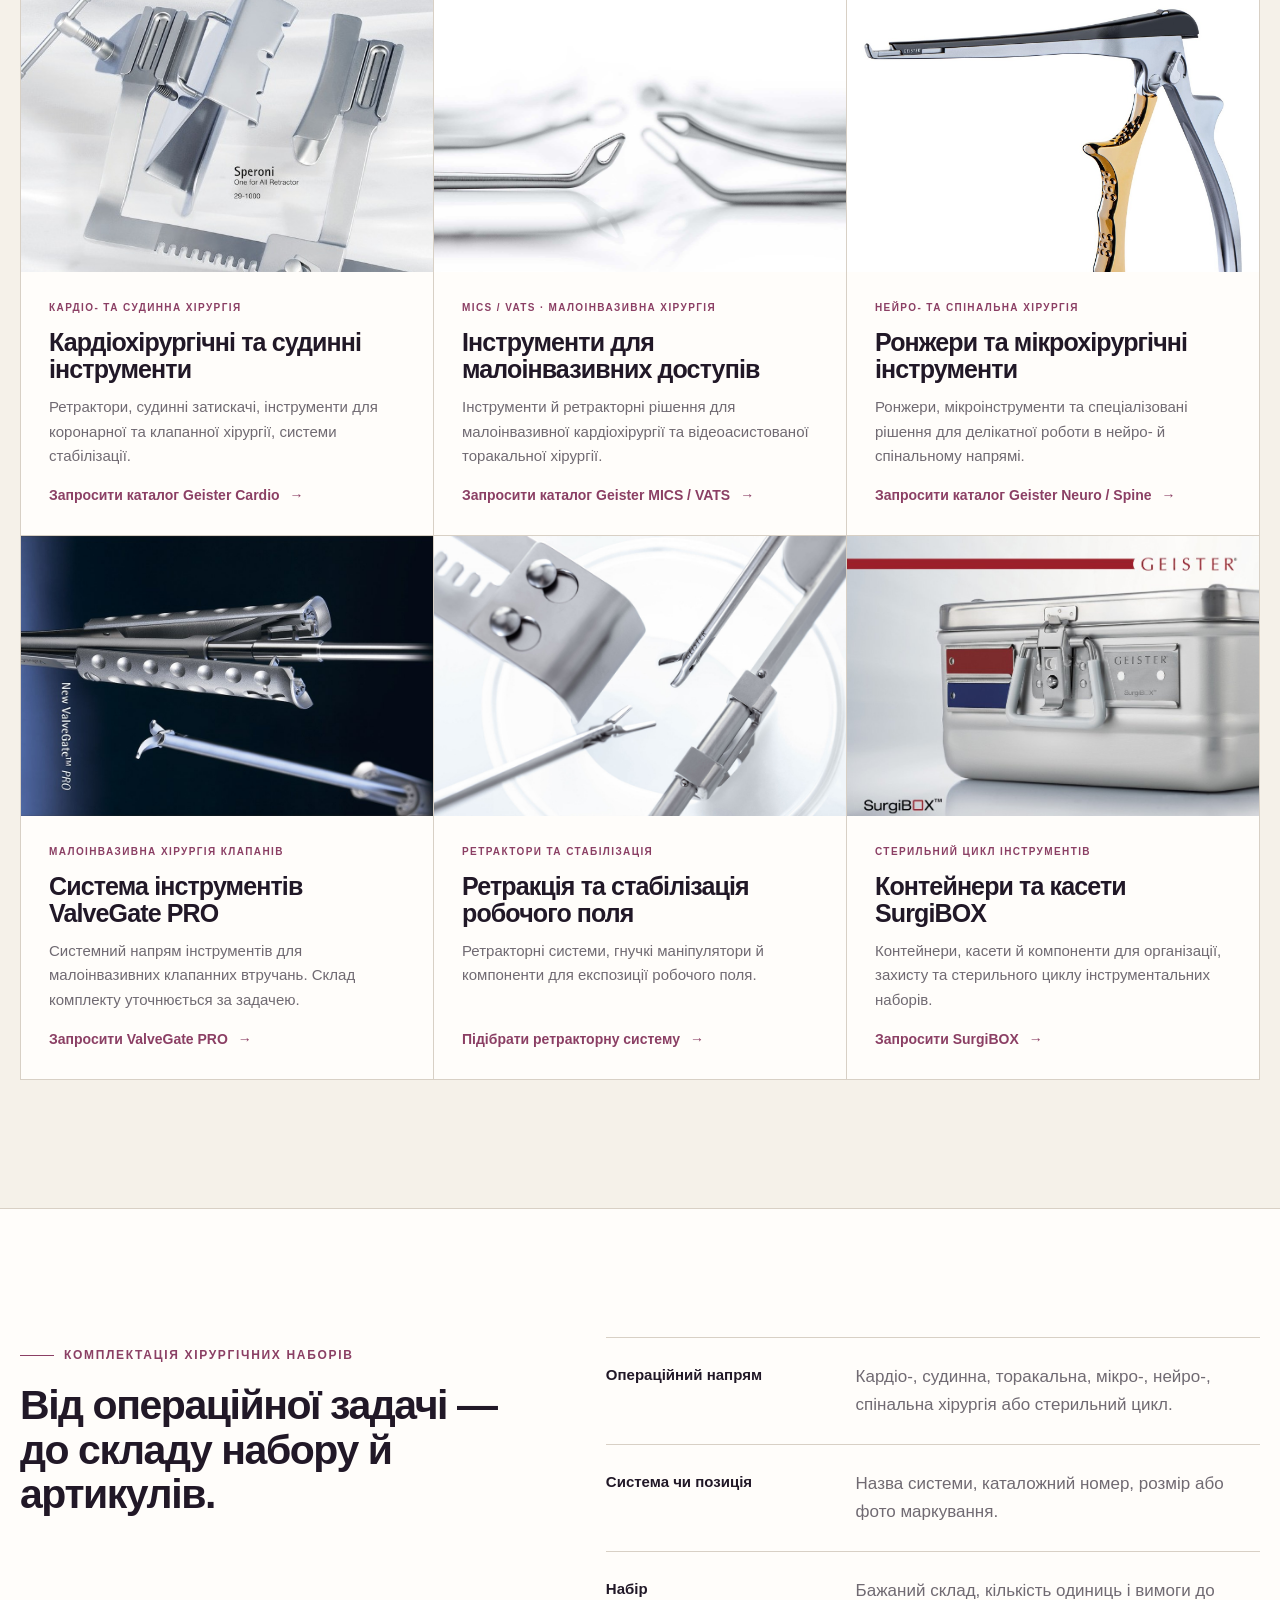
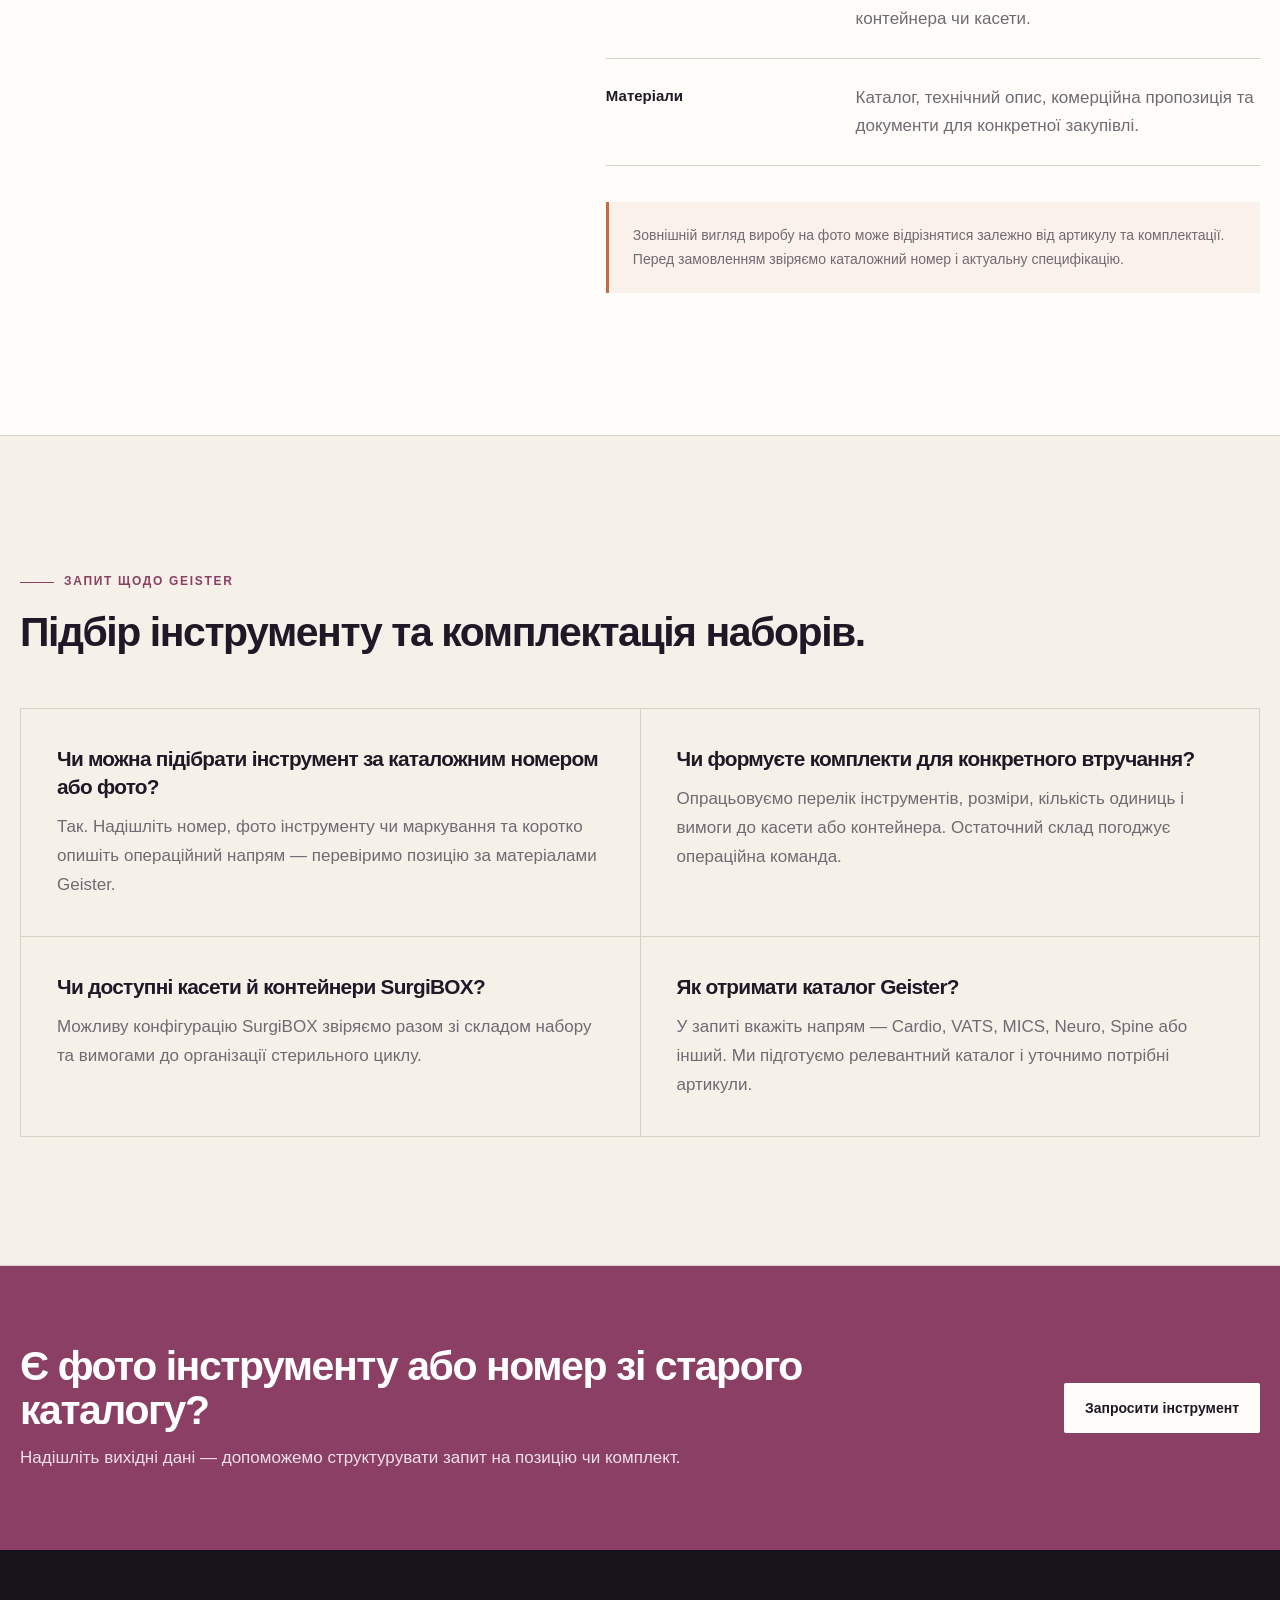
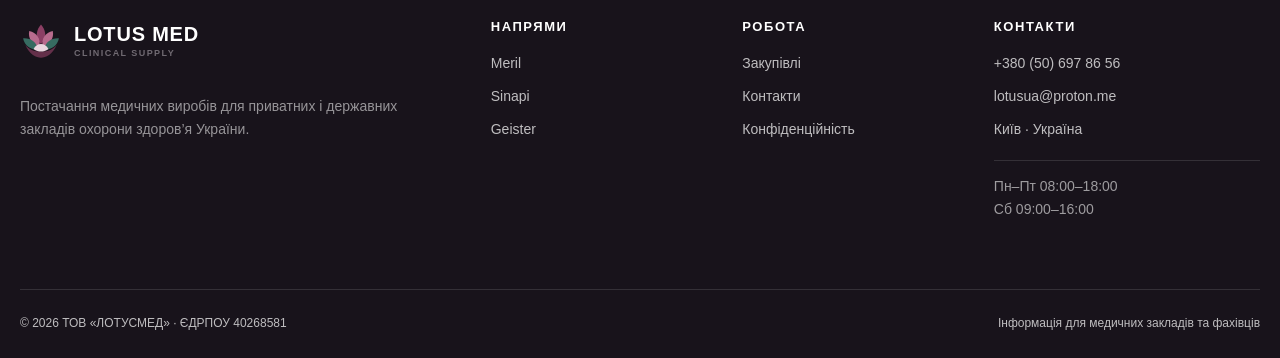
<file: geister.html>
<!doctype html>
<html lang="uk">
<head>
  <meta charset="utf-8">
  <meta name="viewport" content="width=device-width, initial-scale=1">
  <title>Хірургічні інструменти Geister в Україні | Lotus Med</title>
  <meta name="description" content="Інструменти Geister для кардіо-, судинної, торакальної, нейро- та спінальної хірургії: MICS, VATS, ретрактори, ValveGate PRO і SurgiBOX.">
  <link rel="canonical" href="https://lotusmed.com.ua/geister">
  <meta name="robots" content="index, follow">
  <meta name="theme-color" content="#16151a">
  <meta property="og:type" content="website">
  <meta property="og:locale" content="uk_UA">
  <meta property="og:site_name" content="Lotus Med">
  <meta property="og:title" content="Хірургічні інструменти Geister в Україні | Lotus Med">
  <meta property="og:description" content="Кардіо-, судинні, торакальні, нейро- та спінальні інструменти Geister: каталог і специфікація.">
  <meta property="og:url" content="https://lotusmed.com.ua/geister">
  <meta property="og:image" content="https://lotusmed.com.ua/assets/img/geister-micro.jpg">
  <meta property="og:image:alt" content="Мікрохірургічні інструменти Geister">
  <meta name="twitter:card" content="summary_large_image">
  <meta name="twitter:title" content="Хірургічні інструменти Geister в Україні | Lotus Med">
  <meta name="twitter:description" content="Каталог, підбір за артикулом і специфікація інструментів Geister для операційних команд.">
  <meta name="twitter:image" content="https://lotusmed.com.ua/assets/img/geister-micro.jpg">
  <link rel="icon" href="assets/favicon.svg?v=20260715c" type="image/svg+xml">
  <link rel="stylesheet" href="assets/css/styles-20260715f.css?v=20260716a">
  <script type="application/ld+json">
  {
    "@context":"https://schema.org",
    "@graph":[
      {"@type":"CollectionPage","@id":"https://lotusmed.com.ua/geister#webpage","url":"https://lotusmed.com.ua/geister","name":"Хірургічні інструменти Geister в Україні","isPartOf":{"@id":"https://lotusmed.com.ua/#website"},"about":{"@id":"https://lotusmed.com.ua/#organization"},"mainEntity":{"@id":"https://lotusmed.com.ua/geister#directions-list"},"inLanguage":"uk-UA"},
      {"@type":"BreadcrumbList","itemListElement":[{"@type":"ListItem","position":1,"name":"Lotus Med","item":"https://lotusmed.com.ua/"},{"@type":"ListItem","position":2,"name":"Geister","item":"https://lotusmed.com.ua/geister"}]},
      {"@type":"ItemList","@id":"https://lotusmed.com.ua/geister#directions-list","name":"Напрями хірургічних інструментів Geister","numberOfItems":6,"itemListElement":[
        {"@type":"ListItem","position":1,"name":"Інструменти для кардіо- та судинної хірургії"},
        {"@type":"ListItem","position":2,"name":"Інструменти для MICS та VATS"},
        {"@type":"ListItem","position":3,"name":"Інструменти для нейро- та спінальної хірургії"},
        {"@type":"ListItem","position":4,"name":"Система ValveGate PRO"},
        {"@type":"ListItem","position":5,"name":"Ретрактори та системи стабілізації"},
        {"@type":"ListItem","position":6,"name":"Контейнери та касети SurgiBOX"}
      ]}
    ]
  }
  </script>
</head>
<body>
  <a class="skip-link" href="#main">До основного вмісту</a>
  <div class="topline"><div class="container topline-inner"><span>ТОВ «ЛОТУСМЕД» · ЄДРПОУ 40268581</span><span>Постачання медичних виробів по Україні</span></div></div>
  <header class="site-header">
    <div class="container nav-shell">
      <a class="brand" href="/" aria-label="Lotus Med — головна"><img class="lotus-mark" src="assets/lotus-logo.svg?v=20260715c" alt="" width="42" height="42" aria-hidden="true"><span class="brand-word">LOTUS MED<small>Clinical supply</small></span></a>
      <nav class="main-nav" id="main-nav" data-main-nav aria-label="Головна навігація"><a href="/meril">Meril</a><a href="/sinapi">Sinapi</a><a href="/geister" aria-current="page">Geister</a><a href="/postachannia">Закупівлі</a><a href="/contacts">Контакти</a></nav>
      <div class="nav-actions"><a class="phone-link" href="tel:+380506978656">+380 (50) 697 86 56</a><a class="button button-primary" href="/postachannia#request">Отримати специфікацію</a></div>
      <button class="menu-toggle" type="button" data-menu-toggle aria-controls="main-nav" aria-expanded="false" aria-label="Відкрити меню"><span></span></button>
    </div>
  </header>

  <main id="main">
    <section class="page-hero geister-hero">
      <div class="container page-hero-grid">
        <div>
          <div class="crumbs"><a href="/">Lotus Med</a> / Geister</div>
          <span class="eyebrow">Geister Medizintechnik</span>
          <h1>Хірургічні інструменти Geister для операційних команд.</h1>
          <p class="lead">Geister Medizintechnik (Гайстер): ручні інструменти й спеціалізовані системи для кардіо-, судинної, торакальної, мікро-, нейро- та спінальної хірургії.</p>
          <div class="hero-actions"><a class="button button-primary" href="#directions">Переглянути напрями</a><a class="button button-light" href="/postachannia#request">Запросити каталог</a></div>
        </div>
        <figure class="page-hero-media">
          <img src="assets/img/geister-micro.jpg" alt="Мікрохірургічні інструменти Geister" width="2880" height="1620" fetchpriority="high">
        </figure>
      </div>
    </section>

    <section class="section section-white">
      <div class="container product-intro-grid">
        <div><span class="eyebrow">Підбір інструменту</span><h2>Від задачі хірурга — до конкретного артикулу.</h2></div>
        <p>Запит можна почати з напряму операції, назви системи, каталожного номера або фото інструменту. Для хірургічних наборів окремо узгоджуємо склад, кількість, розміри, касету чи контейнер та організацію стерильного циклу.</p>
      </div>
    </section>

    <section class="section" id="directions">
      <div class="container">
        <div class="section-head"><span class="eyebrow">Напрями Geister</span><h2>Системи та інструменти для різних операційних команд.</h2><p>Сторінка показує основні входи. Повний перелік позицій і каталожні номери надаються за профільним запитом.</p></div>
        <div class="product-grid">
          <article class="product-card"><div class="product-card-media photo"><img src="assets/img/geister-speroni.jpg" alt="Ретракторна система Geister Speroni One For All для кардіохірургії" width="772" height="445" loading="lazy"></div><div class="product-card-body"><small>Кардіо- та судинна хірургія</small><h3>Кардіохірургічні та судинні інструменти</h3><p>Ретрактори, судинні затискачі, інструменти для коронарної та клапанної хірургії, системи стабілізації.</p><a class="text-link" href="/postachannia#request">Запросити каталог Geister Cardio</a></div></article>
          <article class="product-card"><div class="product-card-media photo"><img src="assets/img/geister-vats.jpg" alt="Хірургічні інструменти Geister для MICS та VATS" width="1920" height="1280" loading="lazy"></div><div class="product-card-body"><small>MICS / VATS · малоінвазивна хірургія</small><h3>Інструменти для малоінвазивних доступів</h3><p>Інструменти й ретракторні рішення для малоінвазивної кардіохірургії та відеоасистованої торакальної хірургії.</p><a class="text-link" href="/postachannia#request">Запросити каталог Geister MICS / VATS</a></div></article>
          <article class="product-card"><div class="product-card-media photo"><img src="assets/img/geister-krex.jpg" alt="Хірургічний ронжер Geister K-Rex для нейро- та спінальної хірургії" width="1433" height="1261" loading="lazy"></div><div class="product-card-body"><small>Нейро- та спінальна хірургія</small><h3>Ронжери та мікрохірургічні інструменти</h3><p>Ронжери, мікроінструменти та спеціалізовані рішення для делікатної роботи в нейро- й спінальному напрямі.</p><a class="text-link" href="/postachannia#request">Запросити каталог Geister Neuro / Spine</a></div></article>
          <article class="product-card"><div class="product-card-media photo"><img src="assets/img/geister-valvegate.jpg" alt="Система Geister ValveGate PRO для малоінвазивної клапанної хірургії" width="1400" height="648" loading="lazy"></div><div class="product-card-body"><small>Малоінвазивна хірургія клапанів</small><h3>Система інструментів ValveGate PRO</h3><p>Системний напрям інструментів для малоінвазивних клапанних втручань. Склад комплекту уточнюється за задачею.</p><a class="text-link" href="/postachannia#request">Запросити ValveGate PRO</a></div></article>
          <article class="product-card"><div class="product-card-media photo"><img src="assets/img/geister-mics.jpg" alt="Ретракторні системи та інструменти Geister MICS" width="1920" height="1300" loading="lazy"></div><div class="product-card-body"><small>Ретрактори та стабілізація</small><h3>Ретракція та стабілізація робочого поля</h3><p>Ретракторні системи, гнучкі маніпулятори й компоненти для експозиції робочого поля.</p><a class="text-link" href="/postachannia#request">Підібрати ретракторну систему</a></div></article>
          <article class="product-card"><div class="product-card-media photo"><img src="assets/img/geister-surgibox.jpg" alt="Контейнер і касета Geister SurgiBOX для хірургічних інструментів" width="953" height="675" loading="lazy"></div><div class="product-card-body"><small>Стерильний цикл інструментів</small><h3>Контейнери та касети SurgiBOX</h3><p>Контейнери, касети й компоненти для організації, захисту та стерильного циклу інструментальних наборів.</p><a class="text-link" href="/postachannia#request">Запросити SurgiBOX</a></div></article>
        </div>
      </div>
    </section>

    <section class="section section-white">
      <div class="container product-intro-grid">
        <div><span class="eyebrow">Комплектація хірургічних наборів</span><h2>Від операційної задачі — до складу набору й артикулів.</h2></div>
        <div>
          <div class="spec-table">
            <div class="spec-row"><strong>Операційний напрям</strong><span>Кардіо-, судинна, торакальна, мікро-, нейро-, спінальна хірургія або стерильний цикл.</span></div>
            <div class="spec-row"><strong>Система чи позиція</strong><span>Назва системи, каталожний номер, розмір або фото маркування.</span></div>
            <div class="spec-row"><strong>Набір</strong><span>Бажаний склад, кількість одиниць і вимоги до контейнера чи касети.</span></div>
            <div class="spec-row"><strong>Матеріали</strong><span>Каталог, технічний опис, комерційна пропозиція та документи для конкретної закупівлі.</span></div>
          </div>
          <p class="notice">Зовнішній вигляд виробу на фото може відрізнятися залежно від артикулу та комплектації. Перед замовленням звіряємо каталожний номер і актуальну специфікацію.</p>
        </div>
      </div>
    </section>

    <section class="section" aria-labelledby="geister-faq-title">
      <div class="container">
        <div class="section-head"><span class="eyebrow">Запит щодо Geister</span><h2 id="geister-faq-title">Підбір інструменту та комплектація наборів.</h2></div>
        <div class="faq-grid">
          <article class="faq-item"><h3>Чи можна підібрати інструмент за каталожним номером або фото?</h3><p>Так. Надішліть номер, фото інструменту чи маркування та коротко опишіть операційний напрям — перевіримо позицію за матеріалами Geister.</p></article>
          <article class="faq-item"><h3>Чи формуєте комплекти для конкретного втручання?</h3><p>Опрацьовуємо перелік інструментів, розміри, кількість одиниць і вимоги до касети або контейнера. Остаточний склад погоджує операційна команда.</p></article>
          <article class="faq-item"><h3>Чи доступні касети й контейнери SurgiBOX?</h3><p>Можливу конфігурацію SurgiBOX звіряємо разом зі складом набору та вимогами до організації стерильного циклу.</p></article>
          <article class="faq-item"><h3>Як отримати каталог Geister?</h3><p>У запиті вкажіть напрям — Cardio, VATS, MICS, Neuro, Spine або інший. Ми підготуємо релевантний каталог і уточнимо потрібні артикули.</p></article>
        </div>
      </div>
    </section>

    <section class="cta-band"><div class="container cta-grid"><div><h2>Є фото інструменту або номер зі старого каталогу?</h2><p>Надішліть вихідні дані — допоможемо структурувати запит на позицію чи комплект.</p></div><a class="button button-light" href="/postachannia#request">Запросити інструмент</a></div></section>
  </main>

  <footer class="site-footer">
    <div class="container footer-grid">
      <div class="footer-brand"><a class="brand" href="/"><img class="lotus-mark" src="assets/lotus-logo.svg?v=20260715c" alt="" width="42" height="42" aria-hidden="true"><span class="brand-word">LOTUS MED<small>Clinical supply</small></span></a><p>Постачання медичних виробів для приватних і державних закладів охорони здоров’я України.</p></div>
      <div class="footer-col"><h3>Напрями</h3><a href="/meril">Meril</a><a href="/sinapi">Sinapi</a><a href="/geister">Geister</a></div>
      <div class="footer-col"><h3>Робота</h3><a href="/postachannia">Закупівлі</a><a href="/contacts">Контакти</a><a href="/privacy">Конфіденційність</a></div>
      <div class="footer-col"><h3>Контакти</h3><a href="tel:+380506978656">+380 (50) 697 86 56</a><a href="mailto:lotusua@proton.me">lotusua@proton.me</a><span>Київ · Україна</span><span class="footer-hours">Пн–Пт 08:00–18:00<br>Сб 09:00–16:00</span></div>
    </div>
    <div class="container footer-bottom"><span>© <span data-year>2026</span> ТОВ «ЛОТУСМЕД» · ЄДРПОУ 40268581</span><span>Інформація для медичних закладів та фахівців</span></div>
  </footer>
  <script src="assets/js/site-20260715b.js" defer></script>
</body>
</html>
</file>
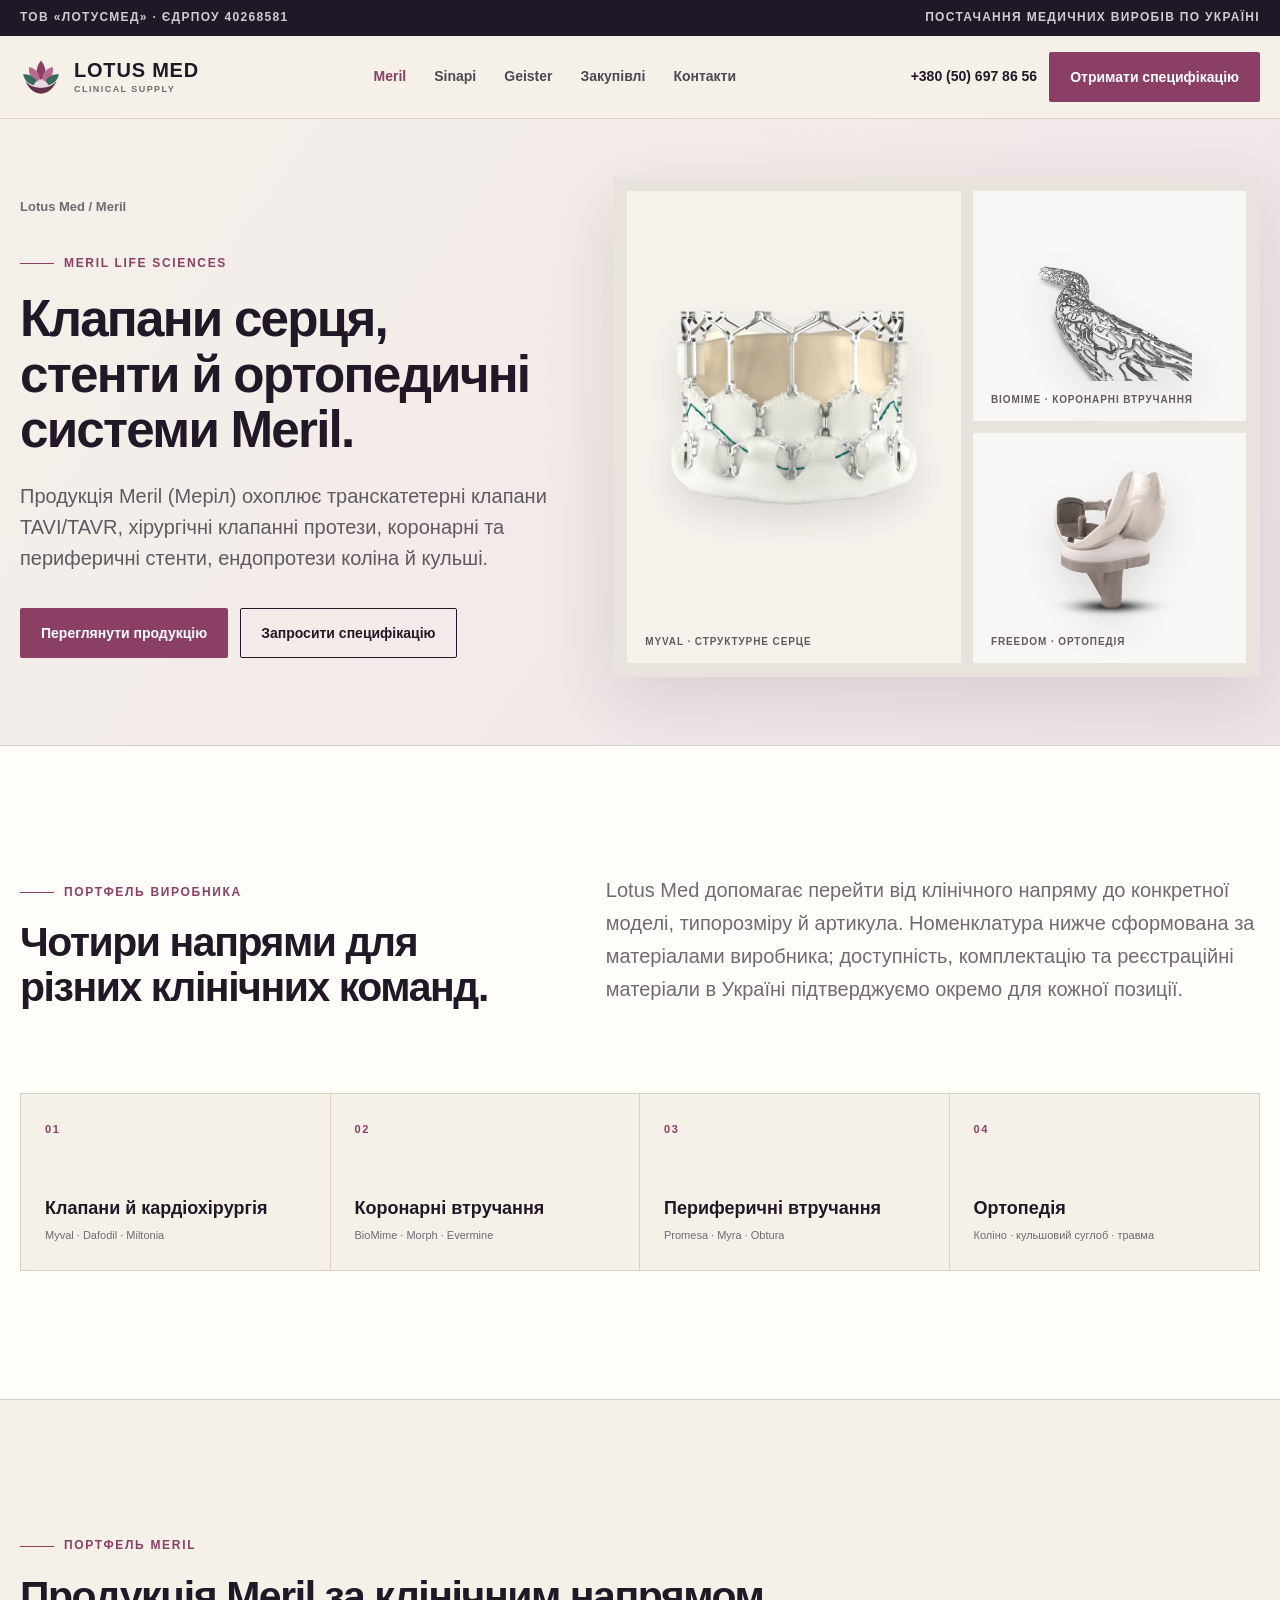
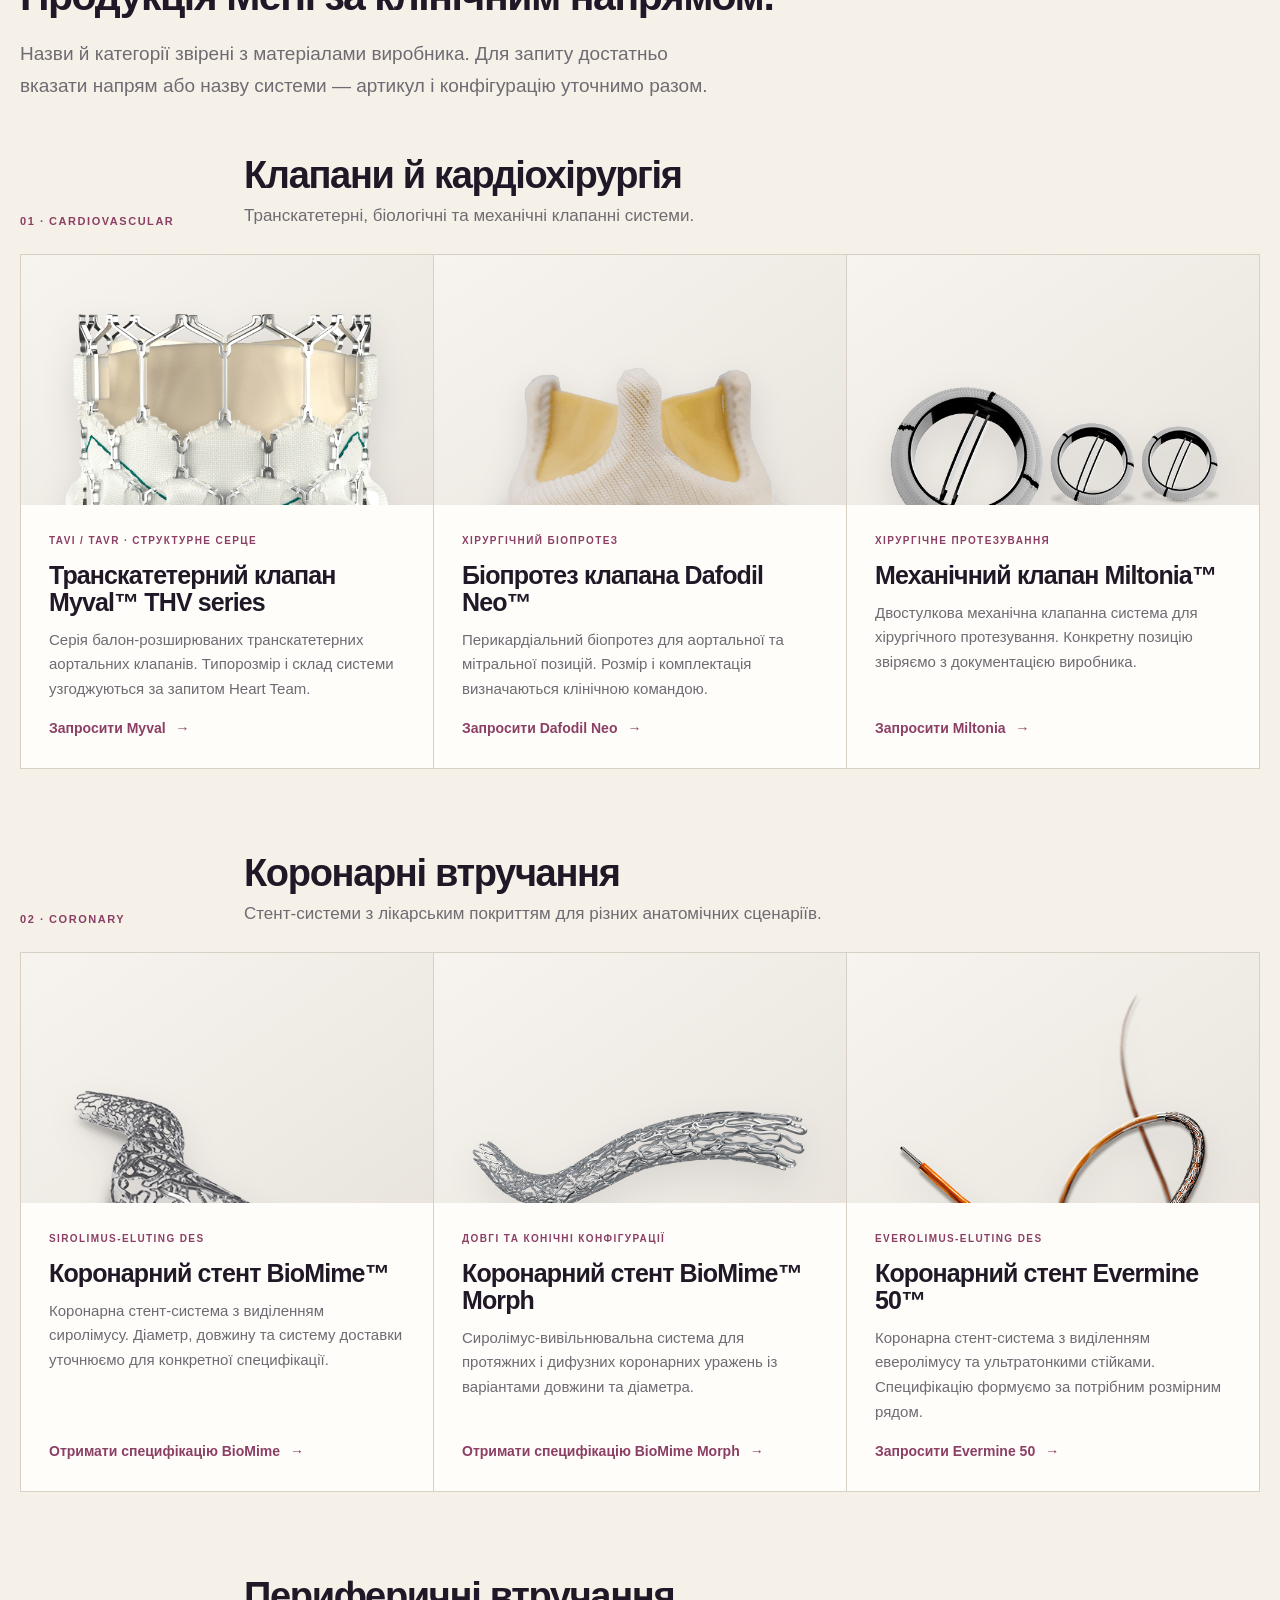
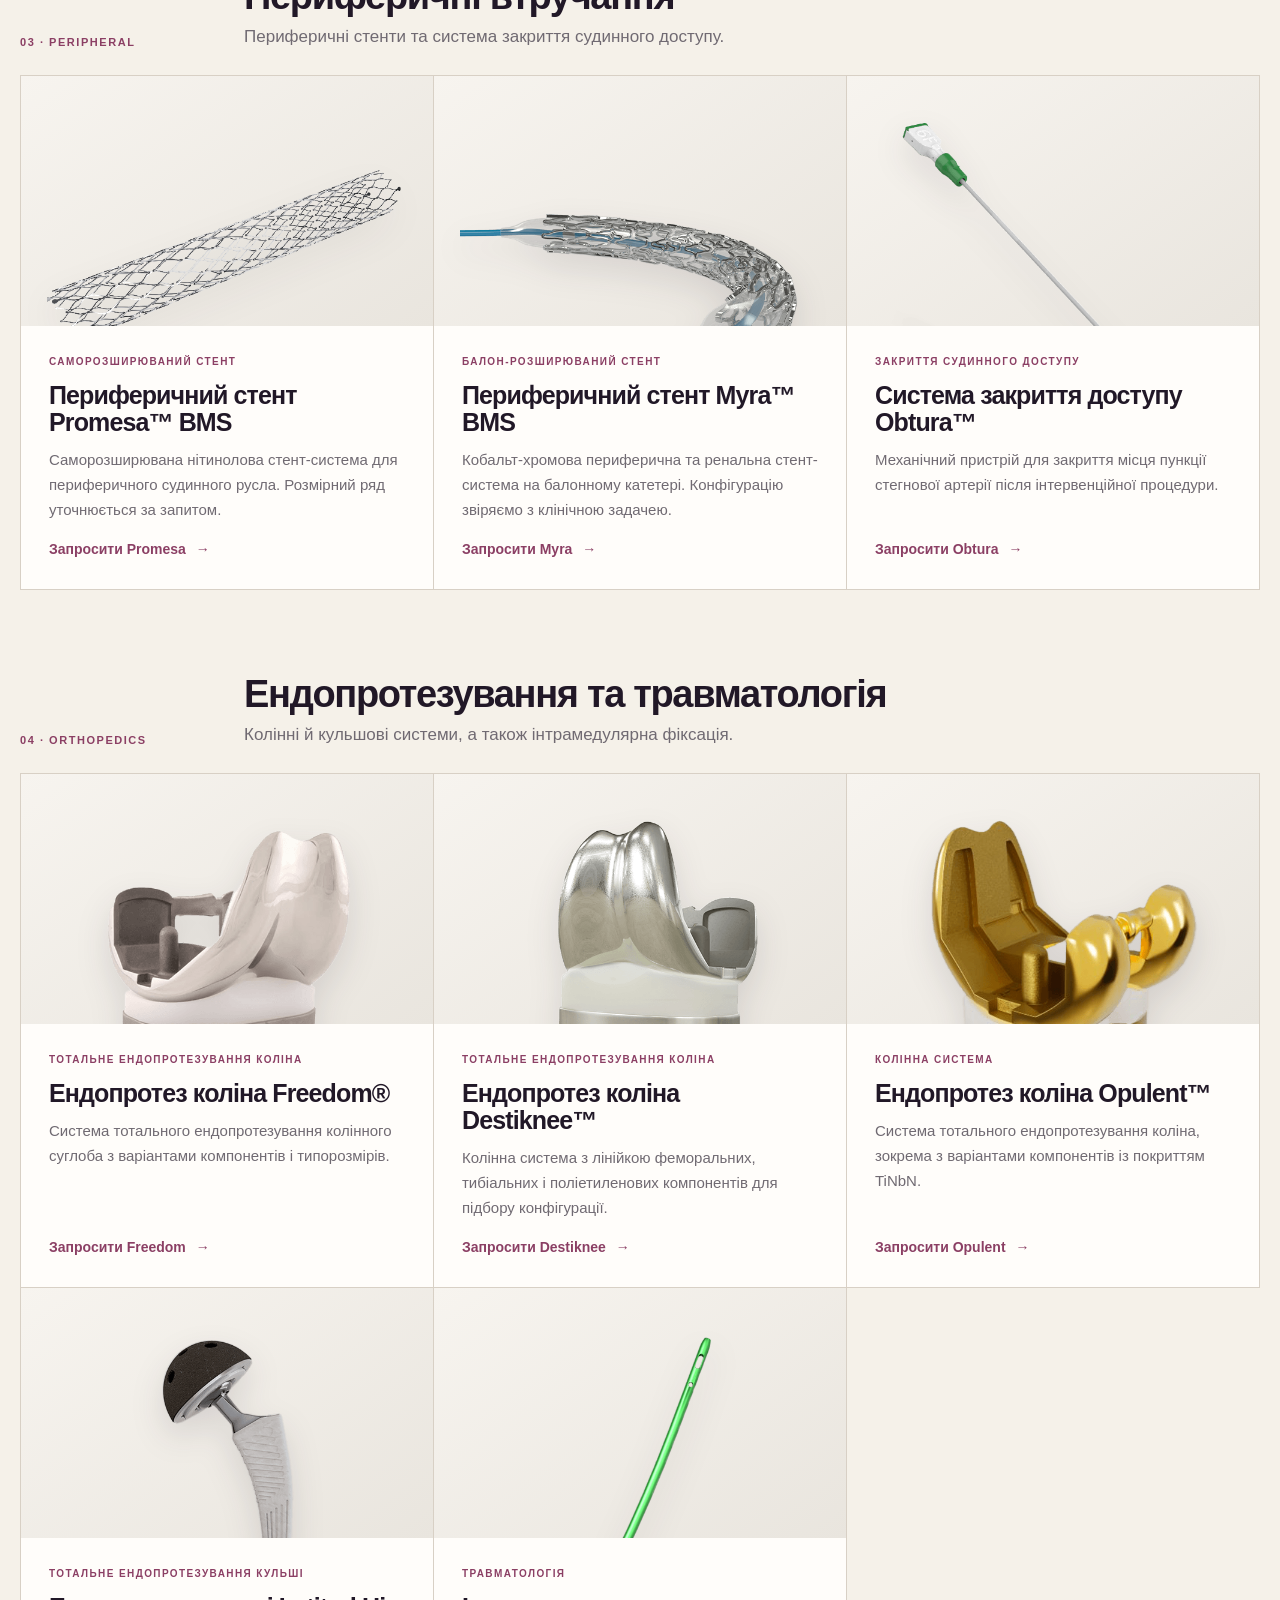
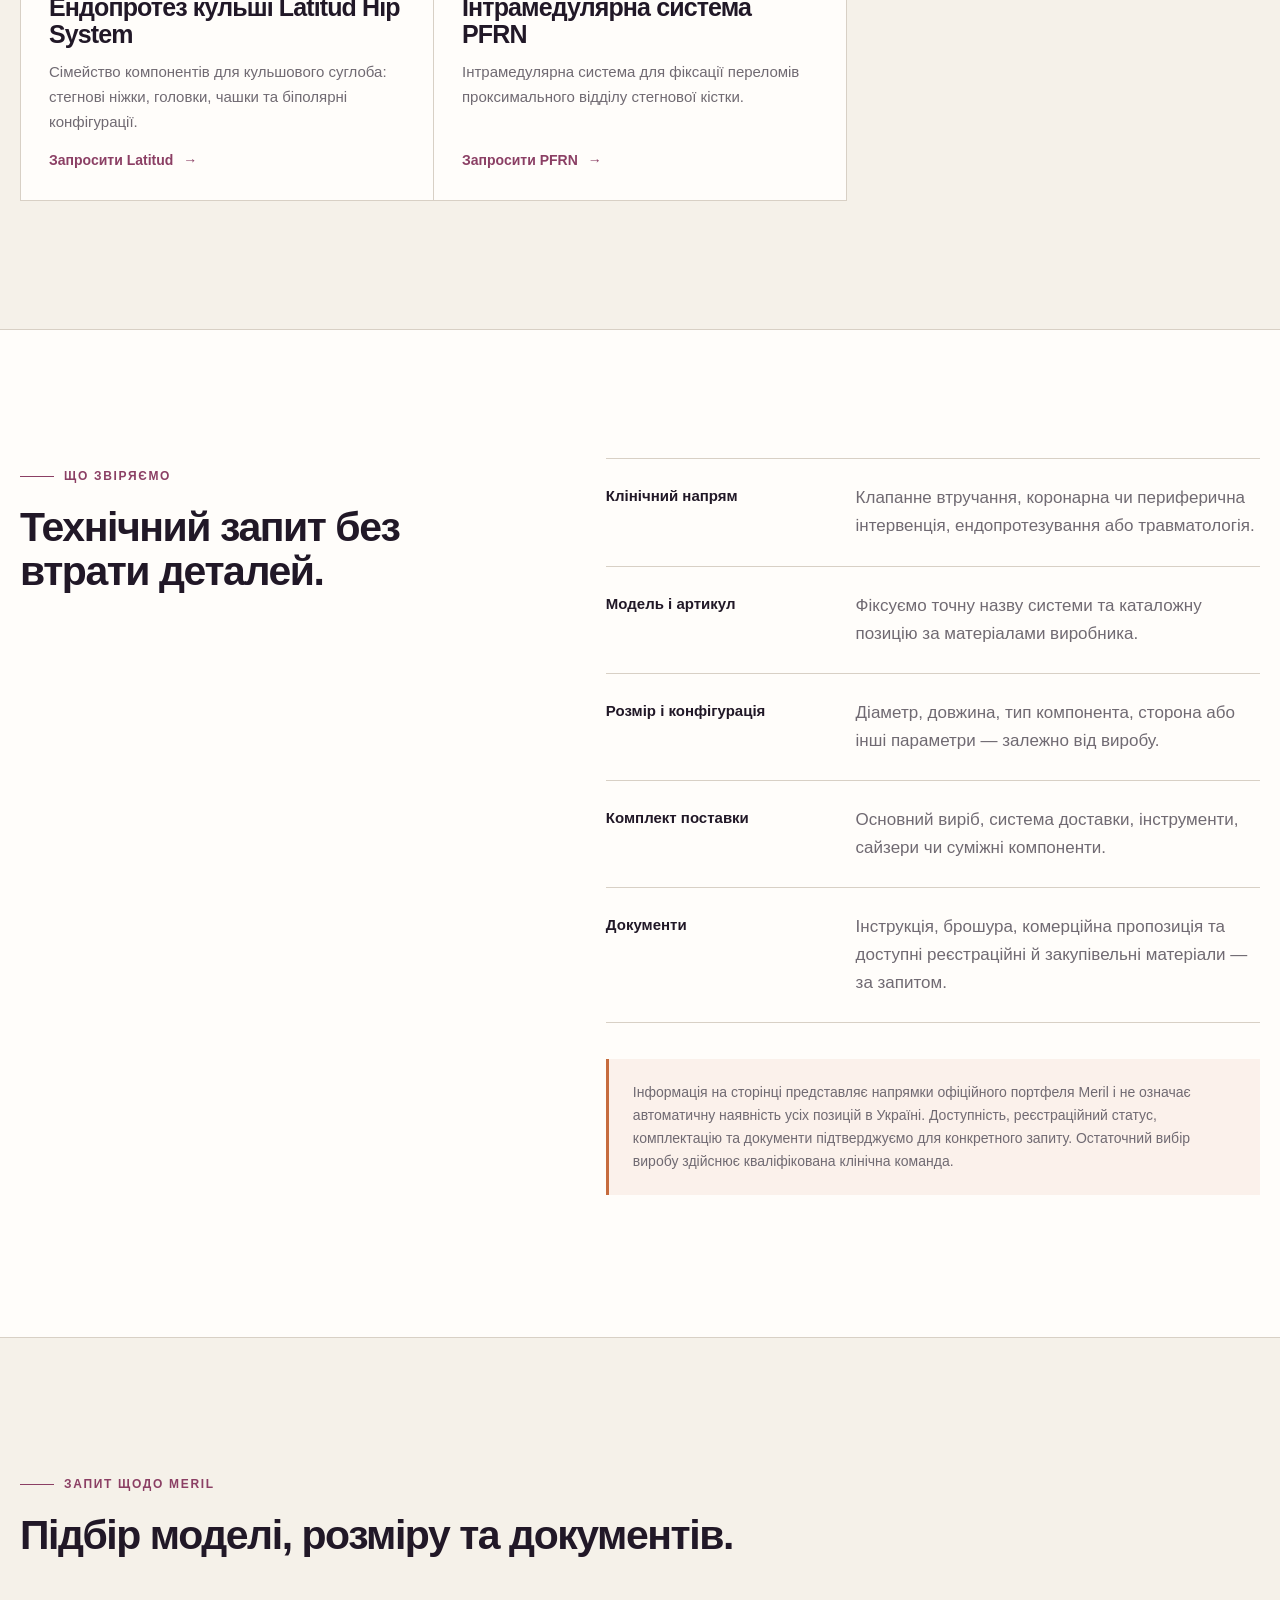
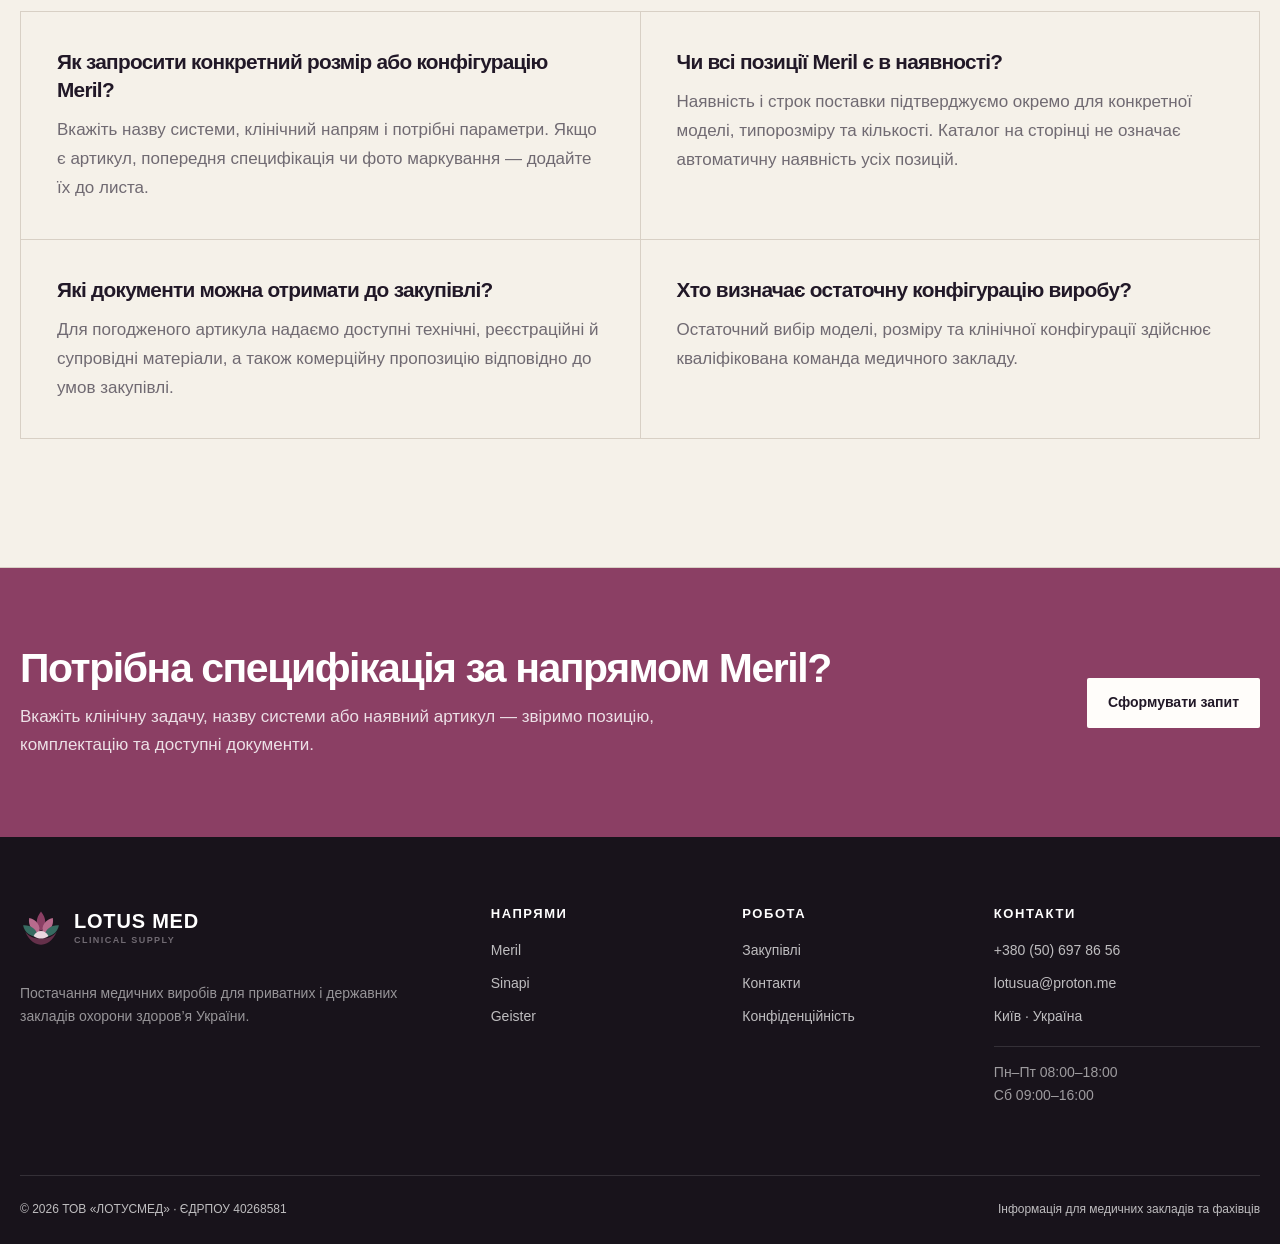
<file: meril.html>
<!doctype html>
<html lang="uk">
<head>
  <meta charset="utf-8">
  <meta name="viewport" content="width=device-width, initial-scale=1">
  <title>Клапани серця, стенти та ендопротези Meril | Lotus Med</title>
  <meta name="description" content="Продукція Meril для клінік України: клапани Myval, Dafodil Neo і Miltonia, коронарні та периферичні стенти, ендопротези коліна й кульші.">
  <link rel="canonical" href="https://lotusmed.com.ua/meril">
  <meta name="robots" content="index, follow">
  <meta name="theme-color" content="#8b3f64">
  <meta property="og:type" content="website">
  <meta property="og:locale" content="uk_UA">
  <meta property="og:site_name" content="Lotus Med">
  <meta property="og:title" content="Клапани серця, стенти та ендопротези Meril | Lotus Med">
  <meta property="og:description" content="Myval, Dafodil Neo, BioMime, периферичні стенти та ортопедичні системи Meril для клінік України.">
  <meta property="og:url" content="https://lotusmed.com.ua/meril">
  <meta property="og:image" content="https://lotusmed.com.ua/assets/img/meril-dafodil.jpg">
  <meta property="og:image:alt" content="Перикардіальний біопротез серцевого клапана Meril">
  <meta name="twitter:card" content="summary_large_image">
  <meta name="twitter:title" content="Клапани серця, стенти та ендопротези Meril | Lotus Med">
  <meta name="twitter:description" content="Продукція Meril для клінік України: характеристики, специфікації та запит на поставку.">
  <meta name="twitter:image" content="https://lotusmed.com.ua/assets/img/meril-dafodil.jpg">
  <link rel="icon" href="assets/favicon.svg?v=20260715c" type="image/svg+xml">
  <link rel="stylesheet" href="assets/css/styles-20260715f.css?v=20260716a">
  <script type="application/ld+json">
  {
    "@context":"https://schema.org",
    "@graph":[
      {"@type":"CollectionPage","@id":"https://lotusmed.com.ua/meril#webpage","url":"https://lotusmed.com.ua/meril","name":"Клапани серця, стенти та ендопротези Meril","isPartOf":{"@id":"https://lotusmed.com.ua/#website"},"about":{"@id":"https://lotusmed.com.ua/#organization"},"mainEntity":{"@id":"https://lotusmed.com.ua/meril#products"},"inLanguage":"uk-UA"},
      {"@type":"BreadcrumbList","itemListElement":[{"@type":"ListItem","position":1,"name":"Lotus Med","item":"https://lotusmed.com.ua/"},{"@type":"ListItem","position":2,"name":"Meril","item":"https://lotusmed.com.ua/meril"}]},
      {"@type":"ItemList","@id":"https://lotusmed.com.ua/meril#products","name":"Продукція Meril","numberOfItems":14,"itemListElement":[
        {"@type":"ListItem","position":1,"name":"Транскатетерний аортальний клапан Myval THV series","url":"https://lotusmed.com.ua/meril#myval"},
        {"@type":"ListItem","position":2,"name":"Біопротез серцевого клапана Dafodil Neo","url":"https://lotusmed.com.ua/meril#dafodil-neo"},
        {"@type":"ListItem","position":3,"name":"Механічний клапан серця Miltonia","url":"https://lotusmed.com.ua/meril#miltonia"},
        {"@type":"ListItem","position":4,"name":"Коронарний стент BioMime","url":"https://lotusmed.com.ua/meril#biomime"},
        {"@type":"ListItem","position":5,"name":"Коронарний стент BioMime Morph","url":"https://lotusmed.com.ua/meril#biomime-morph"},
        {"@type":"ListItem","position":6,"name":"Коронарний стент Evermine 50","url":"https://lotusmed.com.ua/meril#evermine-50"},
        {"@type":"ListItem","position":7,"name":"Периферичний стент Promesa","url":"https://lotusmed.com.ua/meril#promesa"},
        {"@type":"ListItem","position":8,"name":"Периферичний стент Myra","url":"https://lotusmed.com.ua/meril#myra"},
        {"@type":"ListItem","position":9,"name":"Система закриття судинного доступу Obtura","url":"https://lotusmed.com.ua/meril#obtura"},
        {"@type":"ListItem","position":10,"name":"Ендопротез колінного суглоба Freedom","url":"https://lotusmed.com.ua/meril#freedom"},
        {"@type":"ListItem","position":11,"name":"Ендопротез колінного суглоба Destiknee","url":"https://lotusmed.com.ua/meril#destiknee"},
        {"@type":"ListItem","position":12,"name":"Ендопротез колінного суглоба Opulent","url":"https://lotusmed.com.ua/meril#opulent"},
        {"@type":"ListItem","position":13,"name":"Ендопротез кульшового суглоба Latitud","url":"https://lotusmed.com.ua/meril#latitud"},
        {"@type":"ListItem","position":14,"name":"Інтрамедулярна система PFRN","url":"https://lotusmed.com.ua/meril#pfrn"}
      ]}
    ]
  }
  </script>
</head>
<body>
  <a class="skip-link" href="#main">До основного вмісту</a>
  <div class="topline"><div class="container topline-inner"><span>ТОВ «ЛОТУСМЕД» · ЄДРПОУ 40268581</span><span>Постачання медичних виробів по Україні</span></div></div>
  <header class="site-header">
    <div class="container nav-shell">
      <a class="brand" href="/" aria-label="Lotus Med — головна"><img class="lotus-mark" src="assets/lotus-logo.svg?v=20260715c" alt="" width="42" height="42" aria-hidden="true"><span class="brand-word">LOTUS MED<small>Clinical supply</small></span></a>
      <nav class="main-nav" id="main-nav" data-main-nav aria-label="Головна навігація"><a href="/meril" aria-current="page">Meril</a><a href="/sinapi">Sinapi</a><a href="/geister">Geister</a><a href="/postachannia">Закупівлі</a><a href="/contacts">Контакти</a></nav>
      <div class="nav-actions"><a class="phone-link" href="tel:+380506978656">+380 (50) 697 86 56</a><a class="button button-primary" href="/postachannia#request">Отримати специфікацію</a></div>
      <button class="menu-toggle" type="button" data-menu-toggle aria-controls="main-nav" aria-expanded="false" aria-label="Відкрити меню"><span></span></button>
    </div>
  </header>

  <main id="main">
    <section class="page-hero meril-hero">
      <div class="container page-hero-grid">
        <div>
          <div class="crumbs"><a href="/">Lotus Med</a> / Meril</div>
          <span class="eyebrow">Meril Life Sciences</span>
          <h1>Клапани серця, стенти й ортопедичні системи Meril.</h1>
          <p class="lead">Продукція Meril (Меріл) охоплює транскатетерні клапани TAVI/TAVR, хірургічні клапанні протези, коронарні та периферичні стенти, ендопротези коліна й кульші.</p>
          <div class="hero-actions"><a class="button button-primary" href="#portfolio">Переглянути продукцію</a><a class="button button-secondary" href="/postachannia#request">Запросити специфікацію</a></div>
        </div>
        <div class="page-hero-media meril-hero-media" aria-label="Продуктові напрями Meril">
          <div class="meril-hero-showcase">
            <figure class="meril-hero-card meril-hero-card-primary">
              <img src="assets/img/meril-myval.png" alt="Транскатетерний аортальний клапан Myval THV Series від Meril" width="600" height="600" fetchpriority="high">
              <figcaption>Myval · структурне серце</figcaption>
            </figure>
            <figure class="meril-hero-card">
              <img src="assets/img/meril-biomime.png" alt="Коронарний стент BioMime" width="600" height="600">
              <figcaption>BioMime · коронарні втручання</figcaption>
            </figure>
            <figure class="meril-hero-card">
              <img src="assets/img/meril-freedom.png" alt="Колінний ендопротез Freedom" width="600" height="600">
              <figcaption>Freedom · ортопедія</figcaption>
            </figure>
          </div>
        </div>
      </div>
    </section>

    <section class="section section-white">
      <div class="container product-intro-grid">
        <div><span class="eyebrow">Портфель виробника</span><h2>Чотири напрями для різних клінічних команд.</h2></div>
        <p>Lotus Med допомагає перейти від клінічного напряму до конкретної моделі, типорозміру й артикула. Номенклатура нижче сформована за матеріалами виробника; доступність, комплектацію та реєстраційні матеріали в Україні підтверджуємо окремо для кожної позиції.</p>
      </div>
      <nav class="container meril-directions" aria-label="Напрями Meril">
        <a href="#meril-heart"><span>01</span><strong>Клапани й кардіохірургія</strong><small>Myval · Dafodil · Miltonia</small></a>
        <a href="#meril-coronary"><span>02</span><strong>Коронарні втручання</strong><small>BioMime · Morph · Evermine</small></a>
        <a href="#meril-peripheral"><span>03</span><strong>Периферичні втручання</strong><small>Promesa · Myra · Obtura</small></a>
        <a href="#meril-orthopedics"><span>04</span><strong>Ортопедія</strong><small>Коліно · кульшовий суглоб · травма</small></a>
      </nav>
    </section>

    <section class="section meril-catalog" id="portfolio">
      <div class="container">
        <div class="section-head"><span class="eyebrow">Портфель Meril</span><h2>Продукція Meril за клінічним напрямом.</h2><p>Назви й категорії звірені з матеріалами виробника. Для запиту достатньо вказати напрям або назву системи — артикул і конфігурацію уточнимо разом.</p></div>

        <section class="meril-category" id="meril-heart" aria-labelledby="meril-heart-title">
          <div class="meril-category-head"><span>01 · Cardiovascular</span><div><h3 id="meril-heart-title">Клапани й кардіохірургія</h3><p>Транскатетерні, біологічні та механічні клапанні системи.</p></div></div>
          <div class="product-grid">
            <article class="product-card" id="myval">
              <div class="product-card-media contain-media"><img src="assets/img/meril-myval.png" alt="Транскатетерний аортальний клапан Myval THV Series від Meril" width="600" height="600" loading="lazy"></div>
              <div class="product-card-body"><small>TAVI / TAVR · структурне серце</small><h3>Транскатетерний клапан Myval™ THV series</h3><p>Серія балон-розширюваних транскатетерних аортальних клапанів. Типорозмір і склад системи узгоджуються за запитом Heart Team.</p><a class="text-link" href="/postachannia#request">Запросити Myval</a></div>
            </article>
            <article class="product-card" id="dafodil-neo">
              <div class="product-card-media contain-media"><img src="assets/img/meril-dafodil-neo.png" alt="Перикардіальний біопротез серцевого клапана Dafodil Neo" width="600" height="600" loading="lazy"></div>
              <div class="product-card-body"><small>Хірургічний біопротез</small><h3>Біопротез клапана Dafodil Neo™</h3><p>Перикардіальний біопротез для аортальної та мітральної позицій. Розмір і комплектація визначаються клінічною командою.</p><a class="text-link" href="/postachannia#request">Запросити Dafodil Neo</a></div>
            </article>
            <article class="product-card" id="miltonia">
              <div class="product-card-media contain-media"><img src="assets/img/meril-miltonia.png" alt="Механічний клапан Miltonia" width="600" height="600" loading="lazy"></div>
              <div class="product-card-body"><small>Хірургічне протезування</small><h3>Механічний клапан Miltonia™</h3><p>Двостулкова механічна клапанна система для хірургічного протезування. Конкретну позицію звіряємо з документацією виробника.</p><a class="text-link" href="/postachannia#request">Запросити Miltonia</a></div>
            </article>
          </div>
        </section>

        <section class="meril-category" id="meril-coronary" aria-labelledby="meril-coronary-title">
          <div class="meril-category-head"><span>02 · Coronary</span><div><h3 id="meril-coronary-title">Коронарні втручання</h3><p>Стент-системи з лікарським покриттям для різних анатомічних сценаріїв.</p></div></div>
          <div class="product-grid">
            <article class="product-card" id="biomime">
              <div class="product-card-media contain-media"><img src="assets/img/meril-biomime.png" alt="Коронарна стент-система з лікарським покриттям BioMime" width="600" height="600" loading="lazy"></div>
              <div class="product-card-body"><small>Sirolimus-eluting DES</small><h3>Коронарний стент BioMime™</h3><p>Коронарна стент-система з виділенням сиролімусу. Діаметр, довжину та систему доставки уточнюємо для конкретної специфікації.</p><a class="text-link" href="/postachannia#request">Отримати специфікацію BioMime</a></div>
            </article>
            <article class="product-card" id="biomime-morph">
              <div class="product-card-media contain-media"><img src="assets/img/meril-biomime-morph.png" alt="Коронарний стент BioMime Morph" width="600" height="600" loading="lazy"></div>
              <div class="product-card-body"><small>Довгі та конічні конфігурації</small><h3>Коронарний стент BioMime™ Morph</h3><p>Сиролімус-вивільнювальна система для протяжних і дифузних коронарних уражень із варіантами довжини та діаметра.</p><a class="text-link" href="/postachannia#request">Отримати специфікацію BioMime Morph</a></div>
            </article>
            <article class="product-card" id="evermine-50">
              <div class="product-card-media contain-media"><img src="assets/img/meril-evermine50.png" alt="Коронарна стент-система Evermine 50" width="600" height="600" loading="lazy"></div>
              <div class="product-card-body"><small>Everolimus-eluting DES</small><h3>Коронарний стент Evermine 50™</h3><p>Коронарна стент-система з виділенням еверолімусу та ультратонкими стійками. Специфікацію формуємо за потрібним розмірним рядом.</p><a class="text-link" href="/postachannia#request">Запросити Evermine 50</a></div>
            </article>
          </div>
        </section>

        <section class="meril-category" id="meril-peripheral" aria-labelledby="meril-peripheral-title">
          <div class="meril-category-head"><span>03 · Peripheral</span><div><h3 id="meril-peripheral-title">Периферичні втручання</h3><p>Периферичні стенти та система закриття судинного доступу.</p></div></div>
          <div class="product-grid">
            <article class="product-card" id="promesa">
              <div class="product-card-media contain-media"><img src="assets/img/meril-promesa.png" alt="Периферичний стент Promesa BMS" width="600" height="600" loading="lazy"></div>
              <div class="product-card-body"><small>Саморозширюваний стент</small><h3>Периферичний стент Promesa™ BMS</h3><p>Саморозширювана нітинолова стент-система для периферичного судинного русла. Розмірний ряд уточнюється за запитом.</p><a class="text-link" href="/postachannia#request">Запросити Promesa</a></div>
            </article>
            <article class="product-card" id="myra">
              <div class="product-card-media contain-media"><img src="assets/img/meril-myra.png" alt="Периферичний стент Myra BMS" width="600" height="600" loading="lazy"></div>
              <div class="product-card-body"><small>Балон-розширюваний стент</small><h3>Периферичний стент Myra™ BMS</h3><p>Кобальт-хромова периферична та ренальна стент-система на балонному катетері. Конфігурацію звіряємо з клінічною задачею.</p><a class="text-link" href="/postachannia#request">Запросити Myra</a></div>
            </article>
            <article class="product-card" id="obtura">
              <div class="product-card-media contain-media"><img src="assets/img/meril-obtura.png" alt="Пристрій закриття судинного доступу Obtura" width="600" height="600" loading="lazy"></div>
              <div class="product-card-body"><small>Закриття судинного доступу</small><h3>Система закриття доступу Obtura™</h3><p>Механічний пристрій для закриття місця пункції стегнової артерії після інтервенційної процедури.</p><a class="text-link" href="/postachannia#request">Запросити Obtura</a></div>
            </article>
          </div>
        </section>

        <section class="meril-category" id="meril-orthopedics" aria-labelledby="meril-orthopedics-title">
          <div class="meril-category-head"><span>04 · Orthopedics</span><div><h3 id="meril-orthopedics-title">Ендопротезування та травматологія</h3><p>Колінні й кульшові системи, а також інтрамедулярна фіксація.</p></div></div>
          <div class="product-grid">
            <article class="product-card" id="freedom">
              <div class="product-card-media contain-media"><img src="assets/img/meril-freedom.png" alt="Колінний ендопротез Freedom" width="600" height="600" loading="lazy"></div>
              <div class="product-card-body"><small>Тотальне ендопротезування коліна</small><h3>Ендопротез коліна Freedom®</h3><p>Система тотального ендопротезування колінного суглоба з варіантами компонентів і типорозмірів.</p><a class="text-link" href="/postachannia#request">Запросити Freedom</a></div>
            </article>
            <article class="product-card" id="destiknee">
              <div class="product-card-media contain-media"><img src="assets/img/meril-destiknee.png" alt="Колінний ендопротез Destiknee" width="600" height="600" loading="lazy"></div>
              <div class="product-card-body"><small>Тотальне ендопротезування коліна</small><h3>Ендопротез коліна Destiknee™</h3><p>Колінна система з лінійкою феморальних, тибіальних і поліетиленових компонентів для підбору конфігурації.</p><a class="text-link" href="/postachannia#request">Запросити Destiknee</a></div>
            </article>
            <article class="product-card" id="opulent">
              <div class="product-card-media contain-media"><img src="assets/img/meril-opulent.png" alt="Колінний ендопротез Opulent" width="600" height="600" loading="lazy"></div>
              <div class="product-card-body"><small>Колінна система</small><h3>Ендопротез коліна Opulent™</h3><p>Система тотального ендопротезування коліна, зокрема з варіантами компонентів із покриттям TiNbN.</p><a class="text-link" href="/postachannia#request">Запросити Opulent</a></div>
            </article>
            <article class="product-card" id="latitud">
              <div class="product-card-media contain-media"><img src="assets/img/meril-latitud.png" alt="Ендопротез кульшового суглоба Latitud" width="600" height="600" loading="lazy"></div>
              <div class="product-card-body"><small>Тотальне ендопротезування кульші</small><h3>Ендопротез кульші Latitud Hip System</h3><p>Сімейство компонентів для кульшового суглоба: стегнові ніжки, головки, чашки та біполярні конфігурації.</p><a class="text-link" href="/postachannia#request">Запросити Latitud</a></div>
            </article>
            <article class="product-card" id="pfrn">
              <div class="product-card-media contain-media"><img src="assets/img/meril-pfrn.png" alt="Інтрамедулярна система PFRN" width="600" height="600" loading="lazy"></div>
              <div class="product-card-body"><small>Травматологія</small><h3>Інтрамедулярна система PFRN</h3><p>Інтрамедулярна система для фіксації переломів проксимального відділу стегнової кістки.</p><a class="text-link" href="/postachannia#request">Запросити PFRN</a></div>
            </article>
          </div>
        </section>
      </div>
    </section>

    <section class="section section-white">
      <div class="container product-intro-grid">
        <div><span class="eyebrow">Що звіряємо</span><h2>Технічний запит без втрати деталей.</h2></div>
        <div>
          <div class="spec-table">
            <div class="spec-row"><strong>Клінічний напрям</strong><span>Клапанне втручання, коронарна чи периферична інтервенція, ендопротезування або травматологія.</span></div>
            <div class="spec-row"><strong>Модель і артикул</strong><span>Фіксуємо точну назву системи та каталожну позицію за матеріалами виробника.</span></div>
            <div class="spec-row"><strong>Розмір і конфігурація</strong><span>Діаметр, довжина, тип компонента, сторона або інші параметри — залежно від виробу.</span></div>
            <div class="spec-row"><strong>Комплект поставки</strong><span>Основний виріб, система доставки, інструменти, сайзери чи суміжні компоненти.</span></div>
            <div class="spec-row"><strong>Документи</strong><span>Інструкція, брошура, комерційна пропозиція та доступні реєстраційні й закупівельні матеріали — за запитом.</span></div>
          </div>
          <p class="notice">Інформація на сторінці представляє напрямки офіційного портфеля Meril і не означає автоматичну наявність усіх позицій в Україні. Доступність, реєстраційний статус, комплектацію та документи підтверджуємо для конкретного запиту. Остаточний вибір виробу здійснює кваліфікована клінічна команда.</p>
        </div>
      </div>
    </section>

    <section class="section" aria-labelledby="meril-faq-title">
      <div class="container">
        <div class="section-head"><span class="eyebrow">Запит щодо Meril</span><h2 id="meril-faq-title">Підбір моделі, розміру та документів.</h2></div>
        <div class="faq-grid">
          <article class="faq-item"><h3>Як запросити конкретний розмір або конфігурацію Meril?</h3><p>Вкажіть назву системи, клінічний напрям і потрібні параметри. Якщо є артикул, попередня специфікація чи фото маркування — додайте їх до листа.</p></article>
          <article class="faq-item"><h3>Чи всі позиції Meril є в наявності?</h3><p>Наявність і строк поставки підтверджуємо окремо для конкретної моделі, типорозміру та кількості. Каталог на сторінці не означає автоматичну наявність усіх позицій.</p></article>
          <article class="faq-item"><h3>Які документи можна отримати до закупівлі?</h3><p>Для погодженого артикула надаємо доступні технічні, реєстраційні й супровідні матеріали, а також комерційну пропозицію відповідно до умов закупівлі.</p></article>
          <article class="faq-item"><h3>Хто визначає остаточну конфігурацію виробу?</h3><p>Остаточний вибір моделі, розміру та клінічної конфігурації здійснює кваліфікована команда медичного закладу.</p></article>
        </div>
      </div>
    </section>

    <section class="cta-band"><div class="container cta-grid"><div><h2>Потрібна специфікація за напрямом Meril?</h2><p>Вкажіть клінічну задачу, назву системи або наявний артикул — звіримо позицію, комплектацію та доступні документи.</p></div><a class="button button-light" href="/postachannia#request">Сформувати запит</a></div></section>
  </main>

  <footer class="site-footer">
    <div class="container footer-grid">
      <div class="footer-brand"><a class="brand" href="/"><img class="lotus-mark" src="assets/lotus-logo.svg?v=20260715c" alt="" width="42" height="42" aria-hidden="true"><span class="brand-word">LOTUS MED<small>Clinical supply</small></span></a><p>Постачання медичних виробів для приватних і державних закладів охорони здоров’я України.</p></div>
      <div class="footer-col"><h3>Напрями</h3><a href="/meril">Meril</a><a href="/sinapi">Sinapi</a><a href="/geister">Geister</a></div>
      <div class="footer-col"><h3>Робота</h3><a href="/postachannia">Закупівлі</a><a href="/contacts">Контакти</a><a href="/privacy">Конфіденційність</a></div>
      <div class="footer-col"><h3>Контакти</h3><a href="tel:+380506978656">+380 (50) 697 86 56</a><a href="mailto:lotusua@proton.me">lotusua@proton.me</a><span>Київ · Україна</span><span class="footer-hours">Пн–Пт 08:00–18:00<br>Сб 09:00–16:00</span></div>
    </div>
    <div class="container footer-bottom"><span>© <span data-year>2026</span> ТОВ «ЛОТУСМЕД» · ЄДРПОУ 40268581</span><span>Інформація для медичних закладів та фахівців</span></div>
  </footer>
  <script src="assets/js/site-20260715b.js" defer></script>
</body>
</html>
</file>
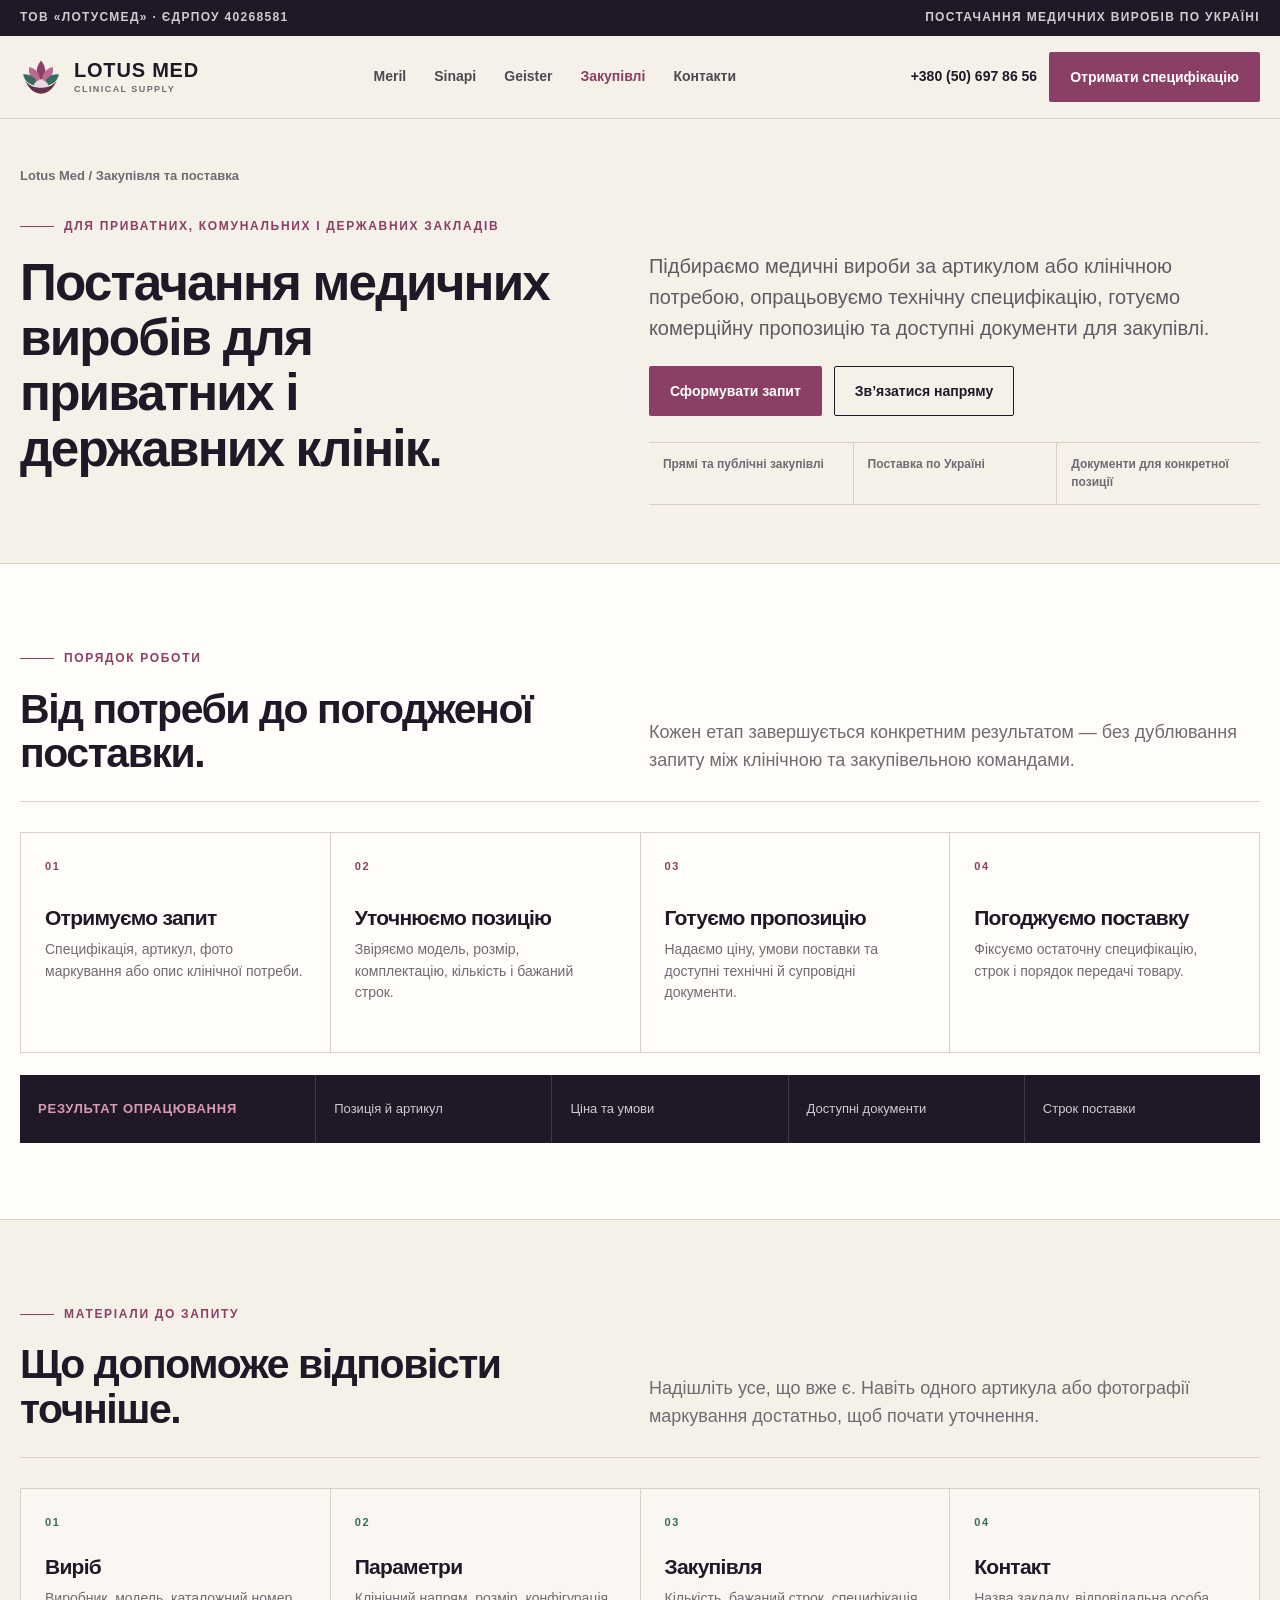
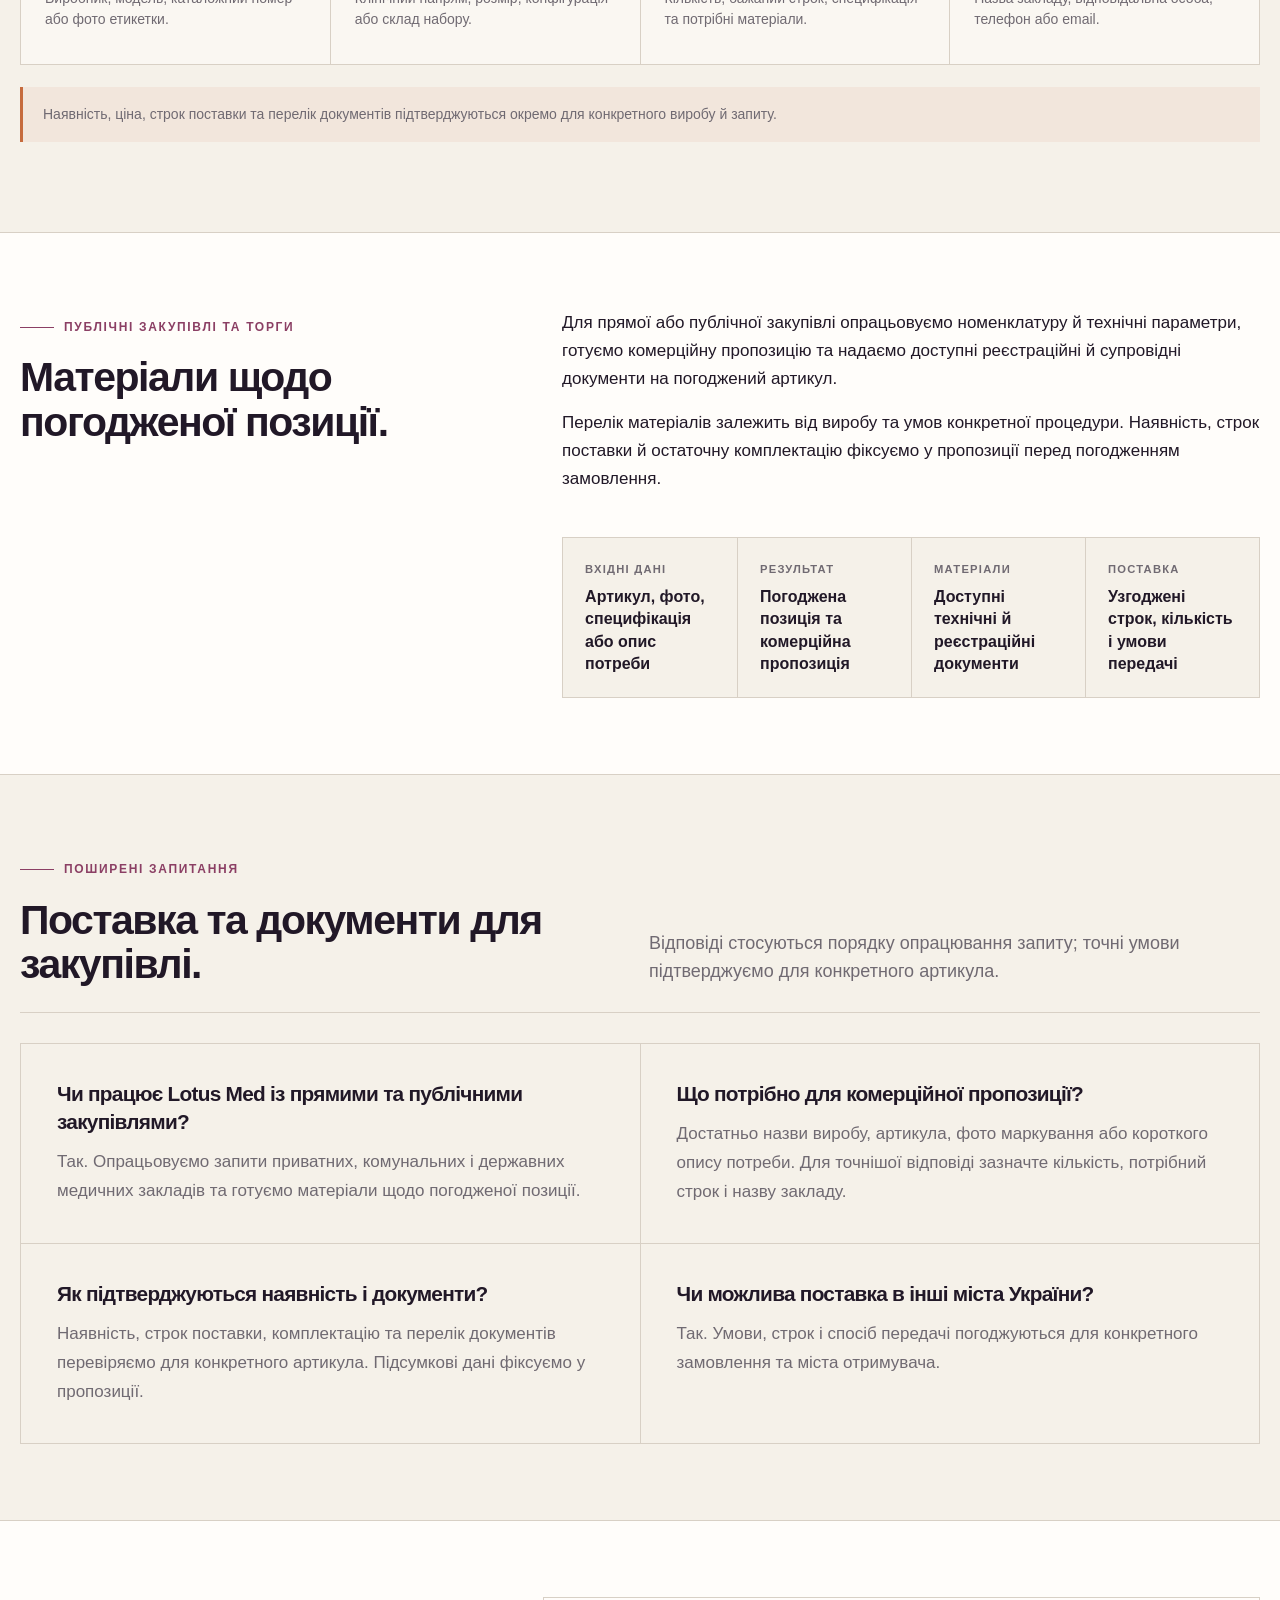
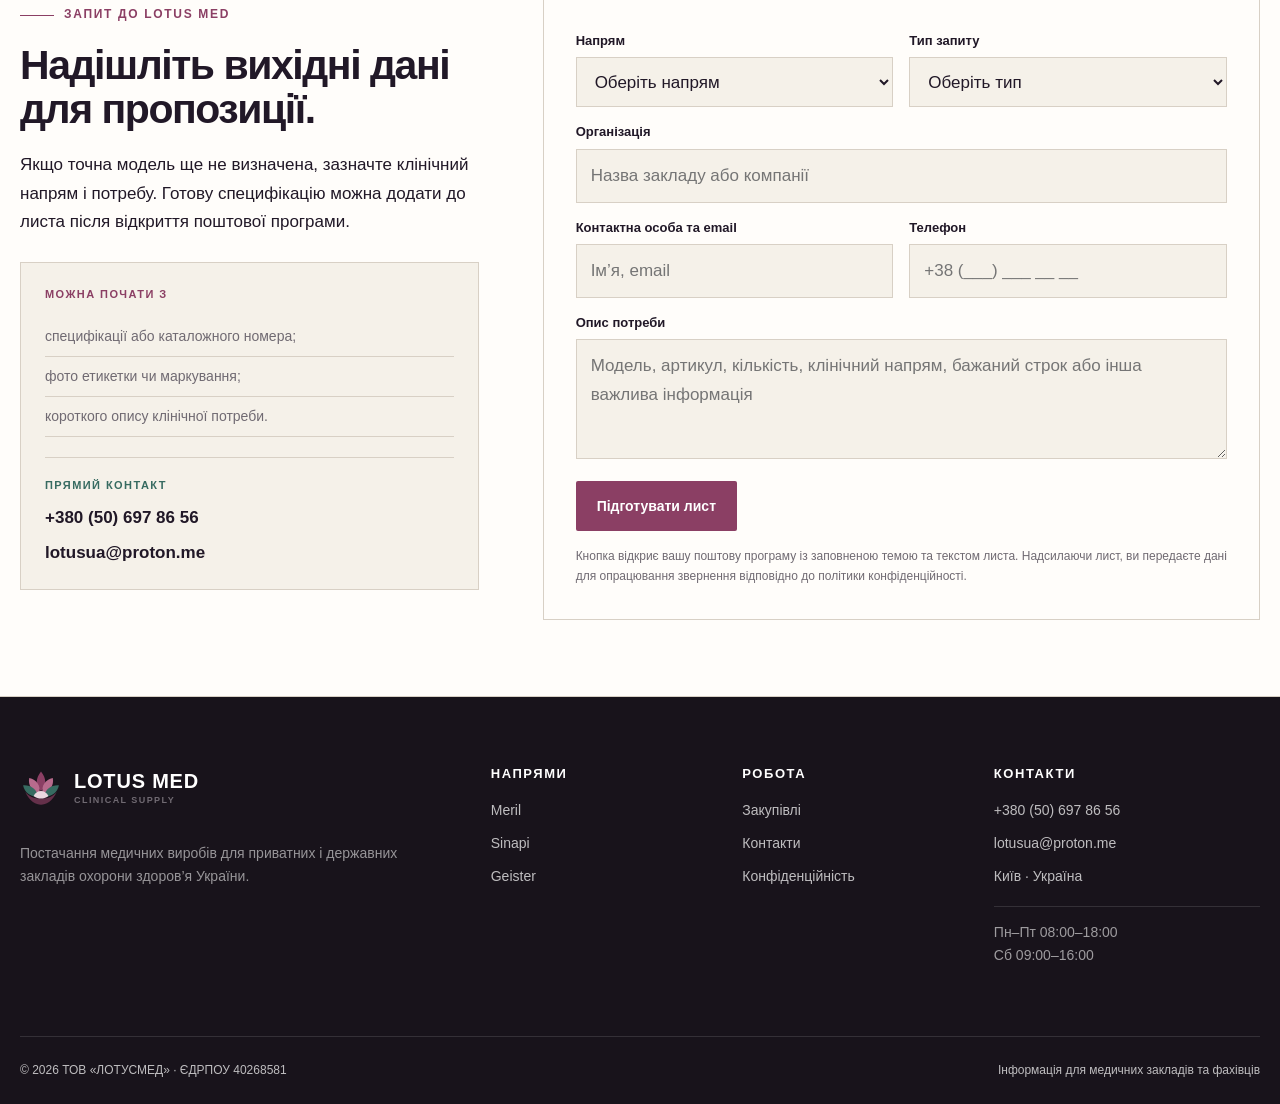
<file: postachannia.html>
<!doctype html>
<html lang="uk">
<head>
  <meta charset="utf-8">
  <meta name="viewport" content="width=device-width, initial-scale=1">
  <title>Постачання медичних виробів для лікарень | Lotus Med</title>
  <meta name="description" content="Постачання медичних виробів для приватних і державних клінік України: підбір артикула, специфікація, комерційна пропозиція та документи для закупівлі.">
  <link rel="canonical" href="https://lotusmed.com.ua/postachannia">
  <meta name="robots" content="index, follow">
  <meta name="theme-color" content="#211827">
  <meta property="og:type" content="website">
  <meta property="og:locale" content="uk_UA">
  <meta property="og:site_name" content="Lotus Med">
  <meta property="og:title" content="Постачання медичних виробів для лікарень | Lotus Med">
  <meta property="og:description" content="Підбір артикула, специфікація, комерційна пропозиція та документи для закупівлі.">
  <meta property="og:url" content="https://lotusmed.com.ua/postachannia">
  <meta property="og:image" content="https://lotusmed.com.ua/assets/lotusmed-social.png">
  <meta property="og:image:width" content="1200">
  <meta property="og:image:height" content="630">
  <meta property="og:image:alt" content="Lotus Med — медичні вироби для клінік України">
  <meta name="twitter:card" content="summary_large_image">
  <meta name="twitter:title" content="Постачання медичних виробів для лікарень | Lotus Med">
  <meta name="twitter:description" content="Прямі та публічні закупівлі, специфікації, пропозиції й документи для клінік України.">
  <meta name="twitter:image" content="https://lotusmed.com.ua/assets/lotusmed-social.png">
  <link rel="icon" href="assets/favicon.svg?v=20260715c" type="image/svg+xml">
  <link rel="stylesheet" href="assets/css/styles-20260715f.css?v=20260716a">
  <script type="application/ld+json">
  {
    "@context":"https://schema.org",
    "@graph":[
      {"@type":"WebPage","@id":"https://lotusmed.com.ua/postachannia#webpage","url":"https://lotusmed.com.ua/postachannia","name":"Постачання медичних виробів для лікарень","isPartOf":{"@id":"https://lotusmed.com.ua/#website"},"about":{"@id":"https://lotusmed.com.ua/postachannia#service"},"inLanguage":"uk-UA"},
      {"@type":"BreadcrumbList","itemListElement":[{"@type":"ListItem","position":1,"name":"Lotus Med","item":"https://lotusmed.com.ua/"},{"@type":"ListItem","position":2,"name":"Постачання медичних виробів","item":"https://lotusmed.com.ua/postachannia"}]},
      {"@type":"Service","@id":"https://lotusmed.com.ua/postachannia#service","name":"Постачання медичних виробів для клінік","serviceType":"Підбір, специфікація та постачання медичних виробів","provider":{"@id":"https://lotusmed.com.ua/#organization"},"areaServed":{"@type":"Country","name":"Україна"},"audience":{"@type":"BusinessAudience","audienceType":"Приватні, комунальні та державні медичні заклади"}}
    ]
  }
  </script>
</head>
<body class="procurement-page">
  <a class="skip-link" href="#main">До основного вмісту</a>
  <div class="topline"><div class="container topline-inner"><span>ТОВ «ЛОТУСМЕД» · ЄДРПОУ 40268581</span><span>Постачання медичних виробів по Україні</span></div></div>
  <header class="site-header">
    <div class="container nav-shell">
      <a class="brand" href="/" aria-label="Lotus Med — головна"><img class="lotus-mark" src="assets/lotus-logo.svg?v=20260715c" alt="" width="42" height="42" aria-hidden="true"><span class="brand-word">LOTUS MED<small>Clinical supply</small></span></a>
      <nav class="main-nav" id="main-nav" data-main-nav aria-label="Головна навігація"><a href="/meril">Meril</a><a href="/sinapi">Sinapi</a><a href="/geister">Geister</a><a href="/postachannia" aria-current="page">Закупівлі</a><a href="/contacts">Контакти</a></nav>
      <div class="nav-actions"><a class="phone-link" href="tel:+380506978656">+380 (50) 697 86 56</a><a class="button button-primary" href="#request">Отримати специфікацію</a></div>
      <button class="menu-toggle" type="button" data-menu-toggle aria-controls="main-nav" aria-expanded="false" aria-label="Відкрити меню"><span></span></button>
    </div>
  </header>

  <main id="main">
    <section class="procurement-hero">
      <div class="container">
        <div class="crumbs"><a href="/">Lotus Med</a> / Закупівля та поставка</div>
        <div class="procurement-hero-grid">
          <div><span class="eyebrow">Для приватних, комунальних і державних закладів</span><h1>Постачання медичних виробів для приватних і державних клінік.</h1></div>
          <div class="procurement-hero-copy">
            <p class="lead">Підбираємо медичні вироби за артикулом або клінічною потребою, опрацьовуємо технічну специфікацію, готуємо комерційну пропозицію та доступні документи для закупівлі.</p>
            <div class="hero-actions"><a class="button button-primary" href="#request">Сформувати запит</a><a class="button button-secondary" href="/contacts">Зв’язатися напряму</a></div>
            <ul class="procurement-hero-facts"><li>Прямі та публічні закупівлі</li><li>Поставка по Україні</li><li>Документи для конкретної позиції</li></ul>
          </div>
        </div>
      </div>
    </section>

    <section class="section section-white procurement-section procurement-steps" aria-labelledby="steps-title">
      <div class="container">
        <div class="procurement-section-head"><div><span class="eyebrow">Порядок роботи</span><h2 id="steps-title">Від потреби до погодженої поставки.</h2></div><p>Кожен етап завершується конкретним результатом — без дублювання запиту між клінічною та закупівельною командами.</p></div>
        <div class="procurement-step-grid">
          <article class="procurement-step"><span>01</span><h3>Отримуємо запит</h3><p>Специфікація, артикул, фото маркування або опис клінічної потреби.</p></article>
          <article class="procurement-step"><span>02</span><h3>Уточнюємо позицію</h3><p>Звіряємо модель, розмір, комплектацію, кількість і бажаний строк.</p></article>
          <article class="procurement-step"><span>03</span><h3>Готуємо пропозицію</h3><p>Надаємо ціну, умови поставки та доступні технічні й супровідні документи.</p></article>
          <article class="procurement-step"><span>04</span><h3>Погоджуємо поставку</h3><p>Фіксуємо остаточну специфікацію, строк і порядок передачі товару.</p></article>
        </div>
        <div class="procurement-result" aria-label="Результат опрацювання запиту"><strong>Результат опрацювання</strong><span>Позиція й артикул</span><span>Ціна та умови</span><span>Доступні документи</span><span>Строк поставки</span></div>
      </div>
    </section>

    <section class="section procurement-section procurement-materials" aria-labelledby="materials-title">
      <div class="container">
        <div class="procurement-section-head"><div><span class="eyebrow">Матеріали до запиту</span><h2 id="materials-title">Що допоможе відповісти точніше.</h2></div><p>Надішліть усе, що вже є. Навіть одного артикула або фотографії маркування достатньо, щоб почати уточнення.</p></div>
        <div class="procurement-material-grid">
          <article><span>01</span><h3>Виріб</h3><p>Виробник, модель, каталожний номер або фото етикетки.</p></article>
          <article><span>02</span><h3>Параметри</h3><p>Клінічний напрям, розмір, конфігурація або склад набору.</p></article>
          <article><span>03</span><h3>Закупівля</h3><p>Кількість, бажаний строк, специфікація та потрібні матеріали.</p></article>
          <article><span>04</span><h3>Контакт</h3><p>Назва закладу, відповідальна особа, телефон або email.</p></article>
        </div>
        <p class="notice procurement-notice">Наявність, ціна, строк поставки та перелік документів підтверджуються окремо для конкретного виробу й запиту.</p>
      </div>
    </section>

    <section class="section section-white procurement-section" aria-labelledby="tenders-title">
      <div class="container procurement-tender-grid">
        <div><span class="eyebrow">Публічні закупівлі та торги</span><h2 id="tenders-title">Матеріали щодо погодженої позиції.</h2></div>
        <div>
          <p>Для прямої або публічної закупівлі опрацьовуємо номенклатуру й технічні параметри, готуємо комерційну пропозицію та надаємо доступні реєстраційні й супровідні документи на погоджений артикул.</p>
          <p>Перелік матеріалів залежить від виробу та умов конкретної процедури. Наявність, строк поставки й остаточну комплектацію фіксуємо у пропозиції перед погодженням замовлення.</p>
          <div class="seo-facts" aria-label="Формат роботи із закупівлями">
            <div class="seo-fact"><small>Вхідні дані</small><strong>Артикул, фото, специфікація або опис потреби</strong></div>
            <div class="seo-fact"><small>Результат</small><strong>Погоджена позиція та комерційна пропозиція</strong></div>
            <div class="seo-fact"><small>Матеріали</small><strong>Доступні технічні й реєстраційні документи</strong></div>
            <div class="seo-fact"><small>Поставка</small><strong>Узгоджені строк, кількість і умови передачі</strong></div>
          </div>
        </div>
      </div>
    </section>

    <section class="section procurement-section" aria-labelledby="procurement-faq-title">
      <div class="container">
        <div class="procurement-section-head"><div><span class="eyebrow">Поширені запитання</span><h2 id="procurement-faq-title">Поставка та документи для закупівлі.</h2></div><p>Відповіді стосуються порядку опрацювання запиту; точні умови підтверджуємо для конкретного артикула.</p></div>
        <div class="faq-grid">
          <article class="faq-item"><h3>Чи працює Lotus Med із прямими та публічними закупівлями?</h3><p>Так. Опрацьовуємо запити приватних, комунальних і державних медичних закладів та готуємо матеріали щодо погодженої позиції.</p></article>
          <article class="faq-item"><h3>Що потрібно для комерційної пропозиції?</h3><p>Достатньо назви виробу, артикула, фото маркування або короткого опису потреби. Для точнішої відповіді зазначте кількість, потрібний строк і назву закладу.</p></article>
          <article class="faq-item"><h3>Як підтверджуються наявність і документи?</h3><p>Наявність, строк поставки, комплектацію та перелік документів перевіряємо для конкретного артикула. Підсумкові дані фіксуємо у пропозиції.</p></article>
          <article class="faq-item"><h3>Чи можлива поставка в інші міста України?</h3><p>Так. Умови, строк і спосіб передачі погоджуються для конкретного замовлення та міста отримувача.</p></article>
        </div>
      </div>
    </section>

    <section class="section section-white procurement-section procurement-request" id="request" aria-labelledby="request-title">
      <div class="container request-layout">
        <div>
          <span class="eyebrow">Запит до Lotus Med</span>
          <h2 id="request-title">Надішліть вихідні дані для пропозиції.</h2>
          <p>Якщо точна модель ще не визначена, зазначте клінічний напрям і потребу. Готову специфікацію можна додати до листа після відкриття поштової програми.</p>
          <div class="procurement-contact-panel"><strong>Можна почати з</strong><ul><li>специфікації або каталожного номера;</li><li>фото етикетки чи маркування;</li><li>короткого опису клінічної потреби.</li></ul><div><span>Прямий контакт</span><a href="tel:+380506978656">+380 (50) 697 86 56</a><a href="mailto:lotusua@proton.me">lotusua@proton.me</a></div></div>
        </div>
        <form class="request-form" data-request-form>
          <div class="field-grid">
            <div class="field">
              <label for="direction">Напрям</label>
              <select id="direction" name="direction" required>
                <option value="" selected disabled>Оберіть напрям</option>
                <option value="Meril — кардіологічні та хірургічні рішення">Meril — кардіологічні та хірургічні рішення</option>
                <option value="Sinapi — дренування та клінічні вироби">Sinapi — дренування та клінічні вироби</option>
                <option value="Geister — хірургічні інструменти">Geister — хірургічні інструменти</option>
                <option value="Загальний запит">Інший або загальний запит</option>
              </select>
            </div>
            <div class="field">
              <label for="requestType">Тип запиту</label>
              <select id="requestType" name="requestType" required>
                <option value="" selected disabled>Оберіть тип</option>
                <option value="Підбір виробу">Підбір виробу</option>
                <option value="Специфікація">Специфікація</option>
                <option value="Комерційна пропозиція">Комерційна пропозиція</option>
                <option value="Технічні та супровідні матеріали">Технічні та супровідні матеріали</option>
                <option value="Умови поставки">Умови поставки</option>
              </select>
            </div>
            <div class="field full">
              <label for="organization">Організація</label>
              <input id="organization" name="organization" type="text" autocomplete="organization" placeholder="Назва закладу або компанії" required>
            </div>
            <div class="field">
              <label for="contact">Контактна особа та email</label>
              <input id="contact" name="contact" type="text" autocomplete="name" placeholder="Ім’я, email" required>
            </div>
            <div class="field">
              <label for="phone">Телефон</label>
              <input id="phone" name="phone" type="tel" autocomplete="tel" inputmode="tel" placeholder="+38 (___) ___ __ __">
            </div>
            <div class="field full">
              <label for="message">Опис потреби</label>
              <textarea id="message" name="message" placeholder="Модель, артикул, кількість, клінічний напрям, бажаний строк або інша важлива інформація" required></textarea>
            </div>
          </div>
          <button class="button button-primary" type="submit">Підготувати лист</button>
          <p class="form-note">Кнопка відкриє вашу поштову програму із заповненою темою та текстом листа. Надсилаючи лист, ви передаєте дані для опрацювання звернення відповідно до <a href="/privacy">політики конфіденційності</a>.</p>
        </form>
      </div>
    </section>
  </main>

  <footer class="site-footer">
    <div class="container footer-grid">
      <div class="footer-brand"><a class="brand" href="/"><img class="lotus-mark" src="assets/lotus-logo.svg?v=20260715c" alt="" width="42" height="42" aria-hidden="true"><span class="brand-word">LOTUS MED<small>Clinical supply</small></span></a><p>Постачання медичних виробів для приватних і державних закладів охорони здоров’я України.</p></div>
      <div class="footer-col"><h3>Напрями</h3><a href="/meril">Meril</a><a href="/sinapi">Sinapi</a><a href="/geister">Geister</a></div>
      <div class="footer-col"><h3>Робота</h3><a href="/postachannia">Закупівлі</a><a href="/contacts">Контакти</a><a href="/privacy">Конфіденційність</a></div>
      <div class="footer-col"><h3>Контакти</h3><a href="tel:+380506978656">+380 (50) 697 86 56</a><a href="mailto:lotusua@proton.me">lotusua@proton.me</a><span>Київ · Україна</span><span class="footer-hours">Пн–Пт 08:00–18:00<br>Сб 09:00–16:00</span></div>
    </div>
    <div class="container footer-bottom"><span>© <span data-year>2026</span> ТОВ «ЛОТУСМЕД» · ЄДРПОУ 40268581</span><span>Інформація для медичних закладів та фахівців</span></div>
  </footer>
  <script src="assets/js/site-20260715b.js" defer></script>
</body>
</html>
</file>
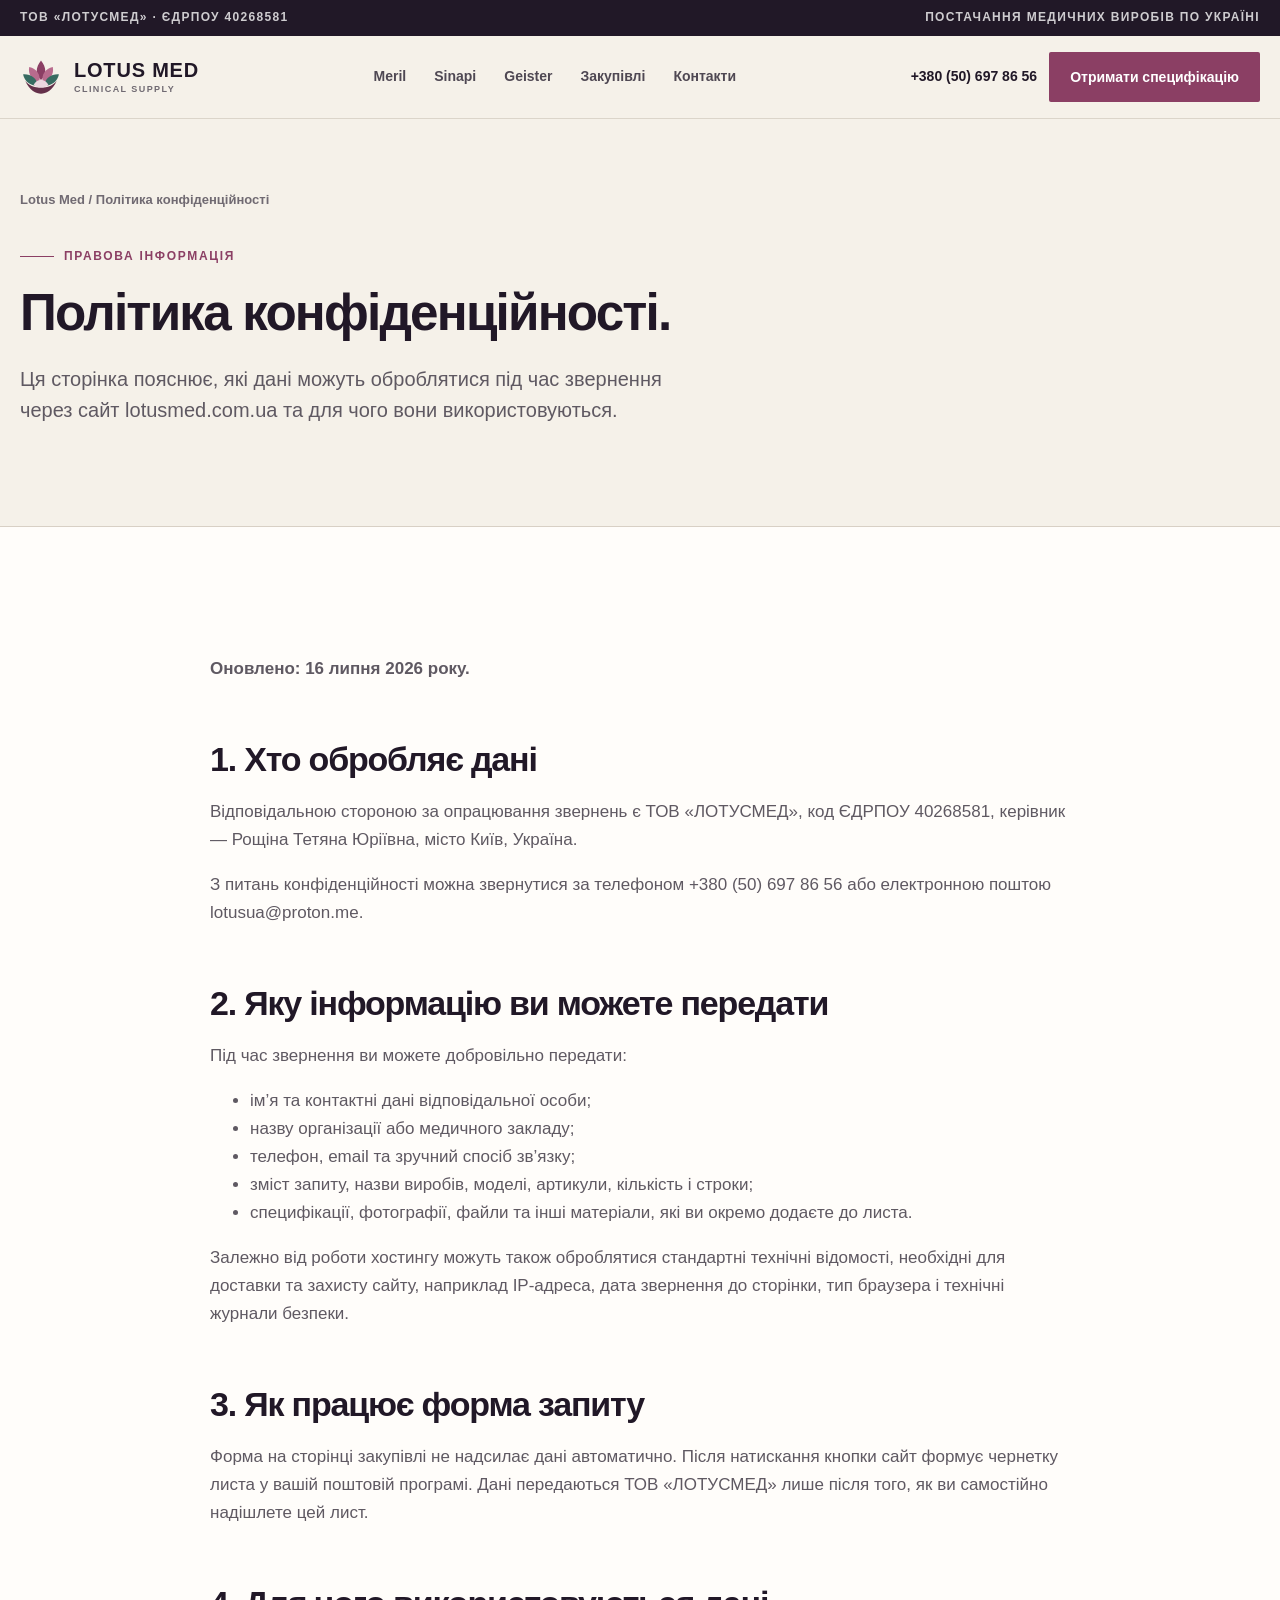
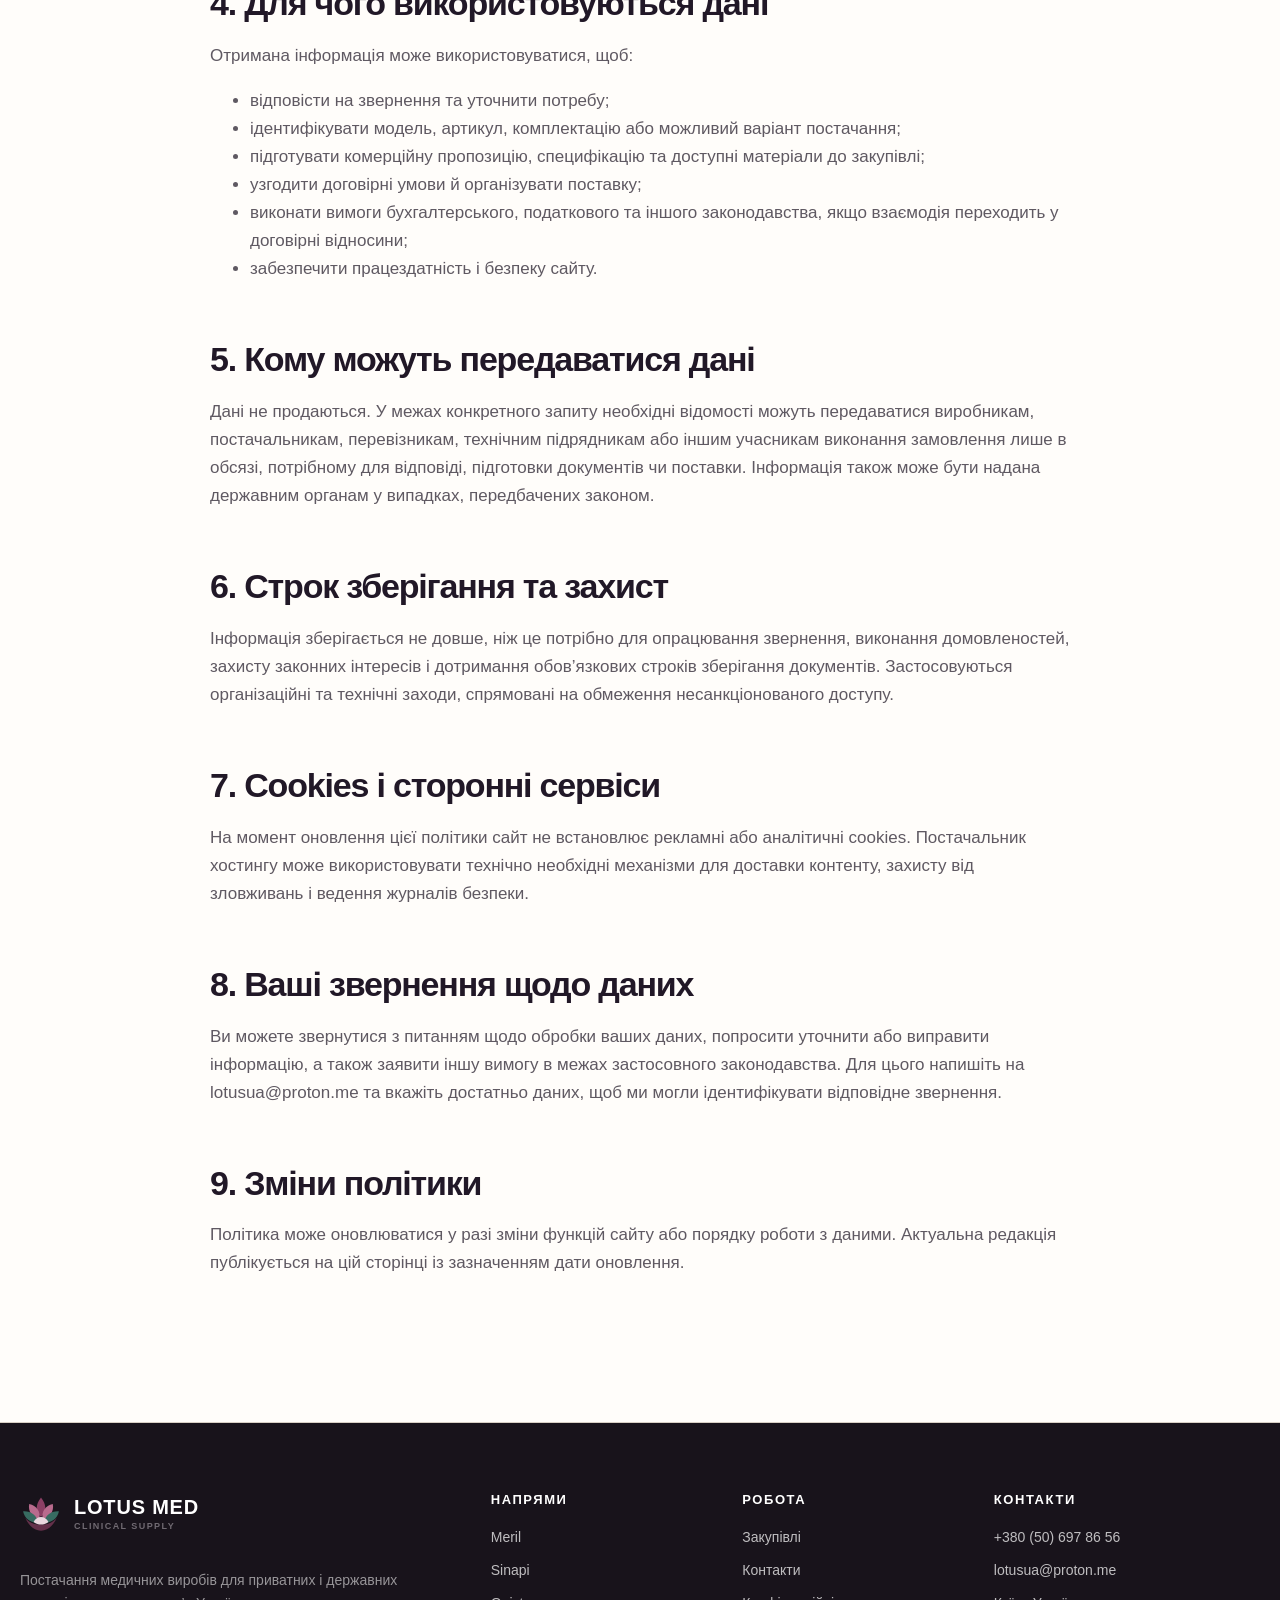
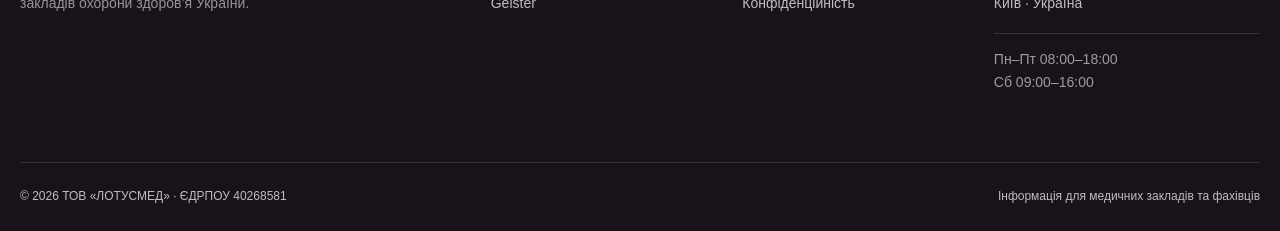
<file: privacy.html>
<!doctype html>
<html lang="uk">
<head>
  <meta charset="utf-8">
  <meta name="viewport" content="width=device-width, initial-scale=1">
  <title>Політика конфіденційності | Lotus Med</title>
  <meta name="description" content="Політика конфіденційності сайту Lotus Med: які дані можуть оброблятися під час звернення та як зв’язатися з ТОВ «ЛОТУСМЕД».">
  <link rel="canonical" href="https://lotusmed.com.ua/privacy">
  <meta name="robots" content="noindex, follow">
  <meta name="theme-color" content="#211827">
  <meta property="og:type" content="website">
  <meta property="og:locale" content="uk_UA">
  <meta property="og:title" content="Політика конфіденційності | Lotus Med">
  <meta property="og:description" content="Інформація про обробку даних під час звернення до ТОВ «ЛОТУСМЕД».">
  <meta property="og:site_name" content="Lotus Med">
  <meta property="og:url" content="https://lotusmed.com.ua/privacy">
  <meta property="og:image" content="https://lotusmed.com.ua/assets/lotusmed-social.png">
  <link rel="icon" href="assets/favicon.svg?v=20260715c" type="image/svg+xml">
  <link rel="stylesheet" href="assets/css/styles-20260715f.css?v=20260716a">
  <script type="application/ld+json">
  {"@context":"https://schema.org","@type":"BreadcrumbList","itemListElement":[{"@type":"ListItem","position":1,"name":"Lotus Med","item":"https://lotusmed.com.ua/"},{"@type":"ListItem","position":2,"name":"Політика конфіденційності","item":"https://lotusmed.com.ua/privacy"}]}
  </script>
</head>
<body>
  <a class="skip-link" href="#main">До основного вмісту</a>
  <div class="topline"><div class="container topline-inner"><span>ТОВ «ЛОТУСМЕД» · ЄДРПОУ 40268581</span><span>Постачання медичних виробів по Україні</span></div></div>
  <header class="site-header">
    <div class="container nav-shell">
      <a class="brand" href="/" aria-label="Lotus Med — головна"><img class="lotus-mark" src="assets/lotus-logo.svg?v=20260715c" alt="" width="42" height="42" aria-hidden="true"><span class="brand-word">LOTUS MED<small>Clinical supply</small></span></a>
      <nav class="main-nav" id="main-nav" data-main-nav aria-label="Головна навігація"><a href="/meril">Meril</a><a href="/sinapi">Sinapi</a><a href="/geister">Geister</a><a href="/postachannia">Закупівлі</a><a href="/contacts">Контакти</a></nav>
      <div class="nav-actions"><a class="phone-link" href="tel:+380506978656">+380 (50) 697 86 56</a><a class="button button-primary" href="/postachannia#request">Отримати специфікацію</a></div>
      <button class="menu-toggle" type="button" data-menu-toggle aria-controls="main-nav" aria-expanded="false" aria-label="Відкрити меню"><span></span></button>
    </div>
  </header>

  <main id="main">
    <section class="procurement-hero">
      <div class="container">
        <div class="crumbs"><a href="/">Lotus Med</a> / Політика конфіденційності</div>
        <span class="eyebrow">Правова інформація</span>
        <h1>Політика конфіденційності.</h1>
        <p class="lead">Ця сторінка пояснює, які дані можуть оброблятися під час звернення через сайт lotusmed.com.ua та для чого вони використовуються.</p>
      </div>
    </section>

    <section class="section section-white">
      <div class="container prose">
        <p><strong>Оновлено: 16 липня 2026 року.</strong></p>

        <h2>1. Хто обробляє дані</h2>
        <p>Відповідальною стороною за опрацювання звернень є ТОВ «ЛОТУСМЕД», код ЄДРПОУ 40268581, керівник — Рощіна Тетяна Юріївна, місто Київ, Україна.</p>
        <p>З питань конфіденційності можна звернутися за телефоном <a href="tel:+380506978656">+380 (50) 697 86 56</a> або електронною поштою <a href="mailto:lotusua@proton.me">lotusua@proton.me</a>.</p>

        <h2>2. Яку інформацію ви можете передати</h2>
        <p>Під час звернення ви можете добровільно передати:</p>
        <ul>
          <li>ім’я та контактні дані відповідальної особи;</li>
          <li>назву організації або медичного закладу;</li>
          <li>телефон, email та зручний спосіб зв’язку;</li>
          <li>зміст запиту, назви виробів, моделі, артикули, кількість і строки;</li>
          <li>специфікації, фотографії, файли та інші матеріали, які ви окремо додаєте до листа.</li>
        </ul>
        <p>Залежно від роботи хостингу можуть також оброблятися стандартні технічні відомості, необхідні для доставки та захисту сайту, наприклад IP-адреса, дата звернення до сторінки, тип браузера і технічні журнали безпеки.</p>

        <h2>3. Як працює форма запиту</h2>
        <p>Форма на сторінці закупівлі не надсилає дані автоматично. Після натискання кнопки сайт формує чернетку листа у вашій поштовій програмі. Дані передаються ТОВ «ЛОТУСМЕД» лише після того, як ви самостійно надішлете цей лист.</p>

        <h2>4. Для чого використовуються дані</h2>
        <p>Отримана інформація може використовуватися, щоб:</p>
        <ul>
          <li>відповісти на звернення та уточнити потребу;</li>
          <li>ідентифікувати модель, артикул, комплектацію або можливий варіант постачання;</li>
          <li>підготувати комерційну пропозицію, специфікацію та доступні матеріали до закупівлі;</li>
          <li>узгодити договірні умови й організувати поставку;</li>
          <li>виконати вимоги бухгалтерського, податкового та іншого законодавства, якщо взаємодія переходить у договірні відносини;</li>
          <li>забезпечити працездатність і безпеку сайту.</li>
        </ul>

        <h2>5. Кому можуть передаватися дані</h2>
        <p>Дані не продаються. У межах конкретного запиту необхідні відомості можуть передаватися виробникам, постачальникам, перевізникам, технічним підрядникам або іншим учасникам виконання замовлення лише в обсязі, потрібному для відповіді, підготовки документів чи поставки. Інформація також може бути надана державним органам у випадках, передбачених законом.</p>

        <h2>6. Строк зберігання та захист</h2>
        <p>Інформація зберігається не довше, ніж це потрібно для опрацювання звернення, виконання домовленостей, захисту законних інтересів і дотримання обов’язкових строків зберігання документів. Застосовуються організаційні та технічні заходи, спрямовані на обмеження несанкціонованого доступу.</p>

        <h2>7. Cookies і сторонні сервіси</h2>
        <p>На момент оновлення цієї політики сайт не встановлює рекламні або аналітичні cookies. Постачальник хостингу може використовувати технічно необхідні механізми для доставки контенту, захисту від зловживань і ведення журналів безпеки.</p>

        <h2>8. Ваші звернення щодо даних</h2>
        <p>Ви можете звернутися з питанням щодо обробки ваших даних, попросити уточнити або виправити інформацію, а також заявити іншу вимогу в межах застосовного законодавства. Для цього напишіть на <a href="mailto:lotusua@proton.me">lotusua@proton.me</a> та вкажіть достатньо даних, щоб ми могли ідентифікувати відповідне звернення.</p>

        <h2>9. Зміни політики</h2>
        <p>Політика може оновлюватися у разі зміни функцій сайту або порядку роботи з даними. Актуальна редакція публікується на цій сторінці із зазначенням дати оновлення.</p>
      </div>
    </section>
  </main>

  <footer class="site-footer">
    <div class="container footer-grid">
      <div class="footer-brand"><a class="brand" href="/"><img class="lotus-mark" src="assets/lotus-logo.svg?v=20260715c" alt="" width="42" height="42" aria-hidden="true"><span class="brand-word">LOTUS MED<small>Clinical supply</small></span></a><p>Постачання медичних виробів для приватних і державних закладів охорони здоров’я України.</p></div>
      <div class="footer-col"><h3>Напрями</h3><a href="/meril">Meril</a><a href="/sinapi">Sinapi</a><a href="/geister">Geister</a></div>
      <div class="footer-col"><h3>Робота</h3><a href="/postachannia">Закупівлі</a><a href="/contacts">Контакти</a><a href="/privacy">Конфіденційність</a></div>
      <div class="footer-col"><h3>Контакти</h3><a href="tel:+380506978656">+380 (50) 697 86 56</a><a href="mailto:lotusua@proton.me">lotusua@proton.me</a><span>Київ · Україна</span><span class="footer-hours">Пн–Пт 08:00–18:00<br>Сб 09:00–16:00</span></div>
    </div>
    <div class="container footer-bottom"><span>© <span data-year>2026</span> ТОВ «ЛОТУСМЕД» · ЄДРПОУ 40268581</span><span>Інформація для медичних закладів та фахівців</span></div>
  </footer>
  <script src="assets/js/site-20260715b.js" defer></script>
</body>
</html>
</file>
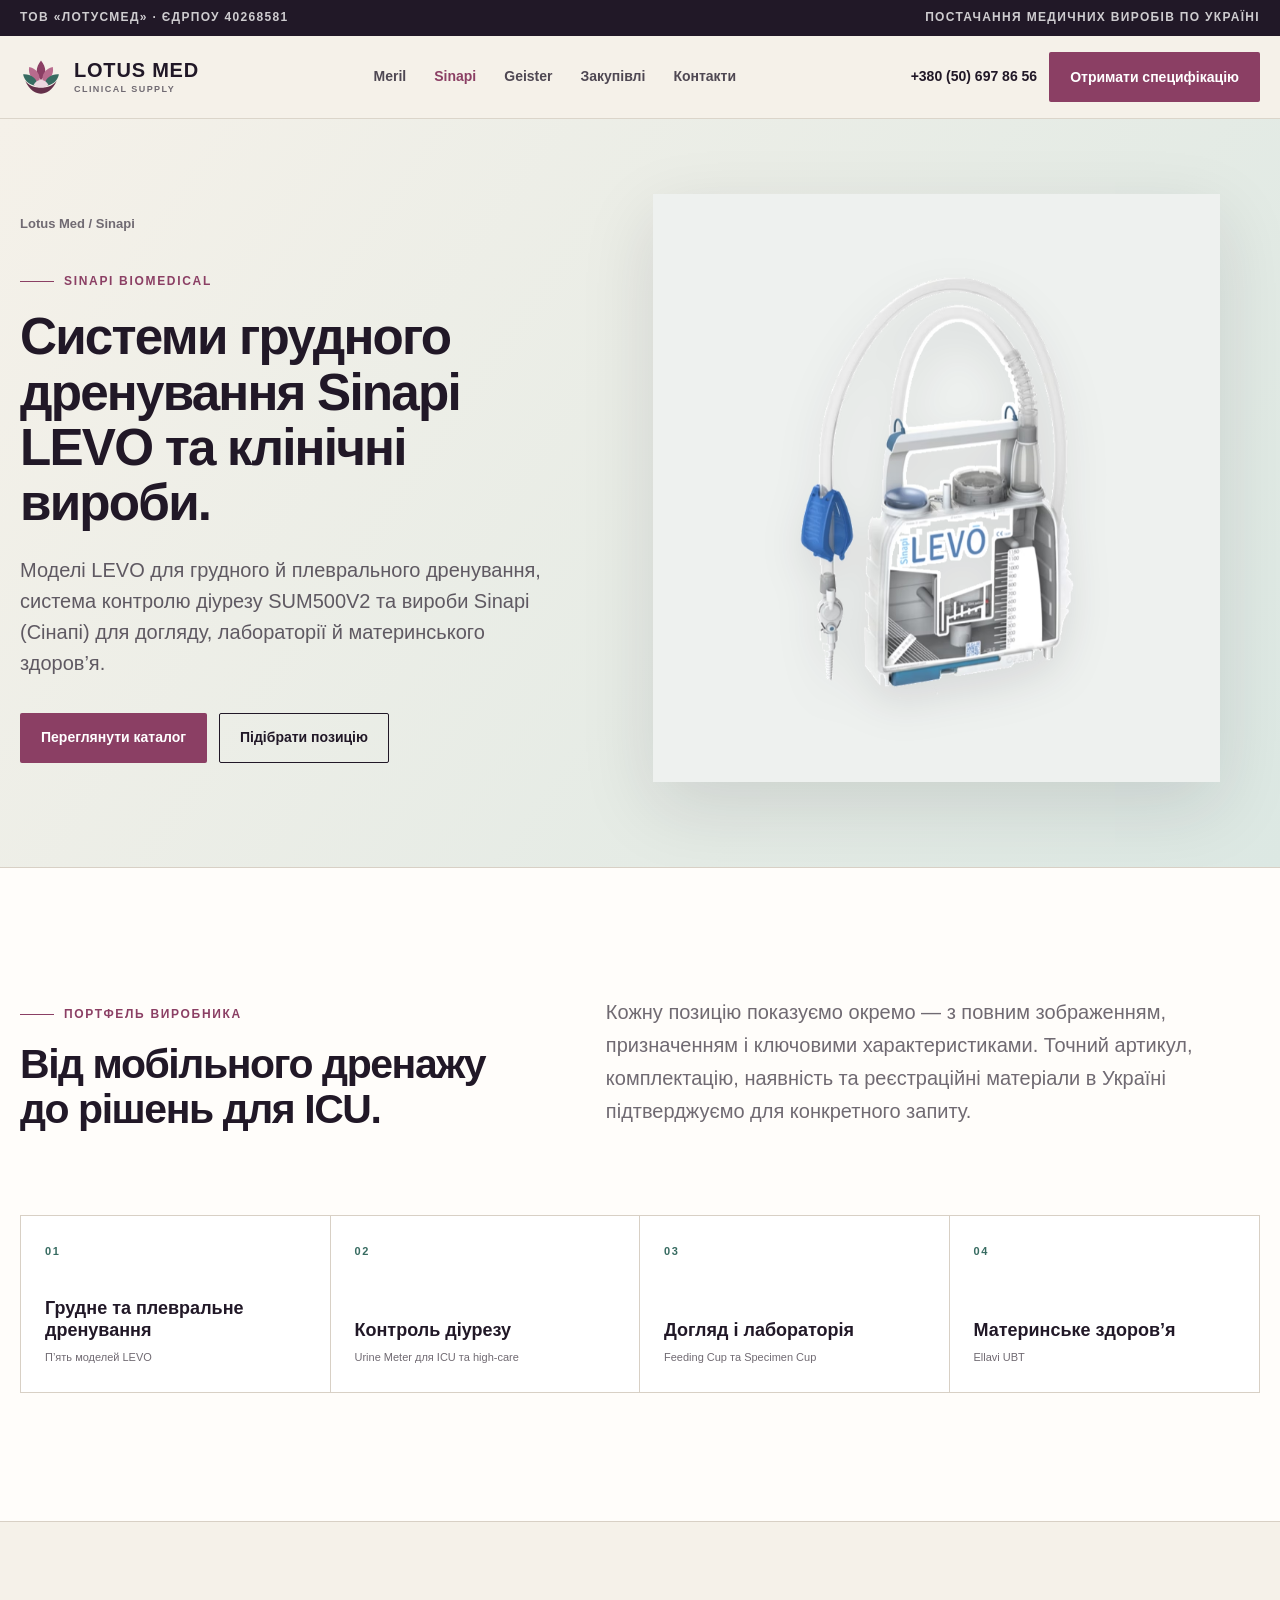
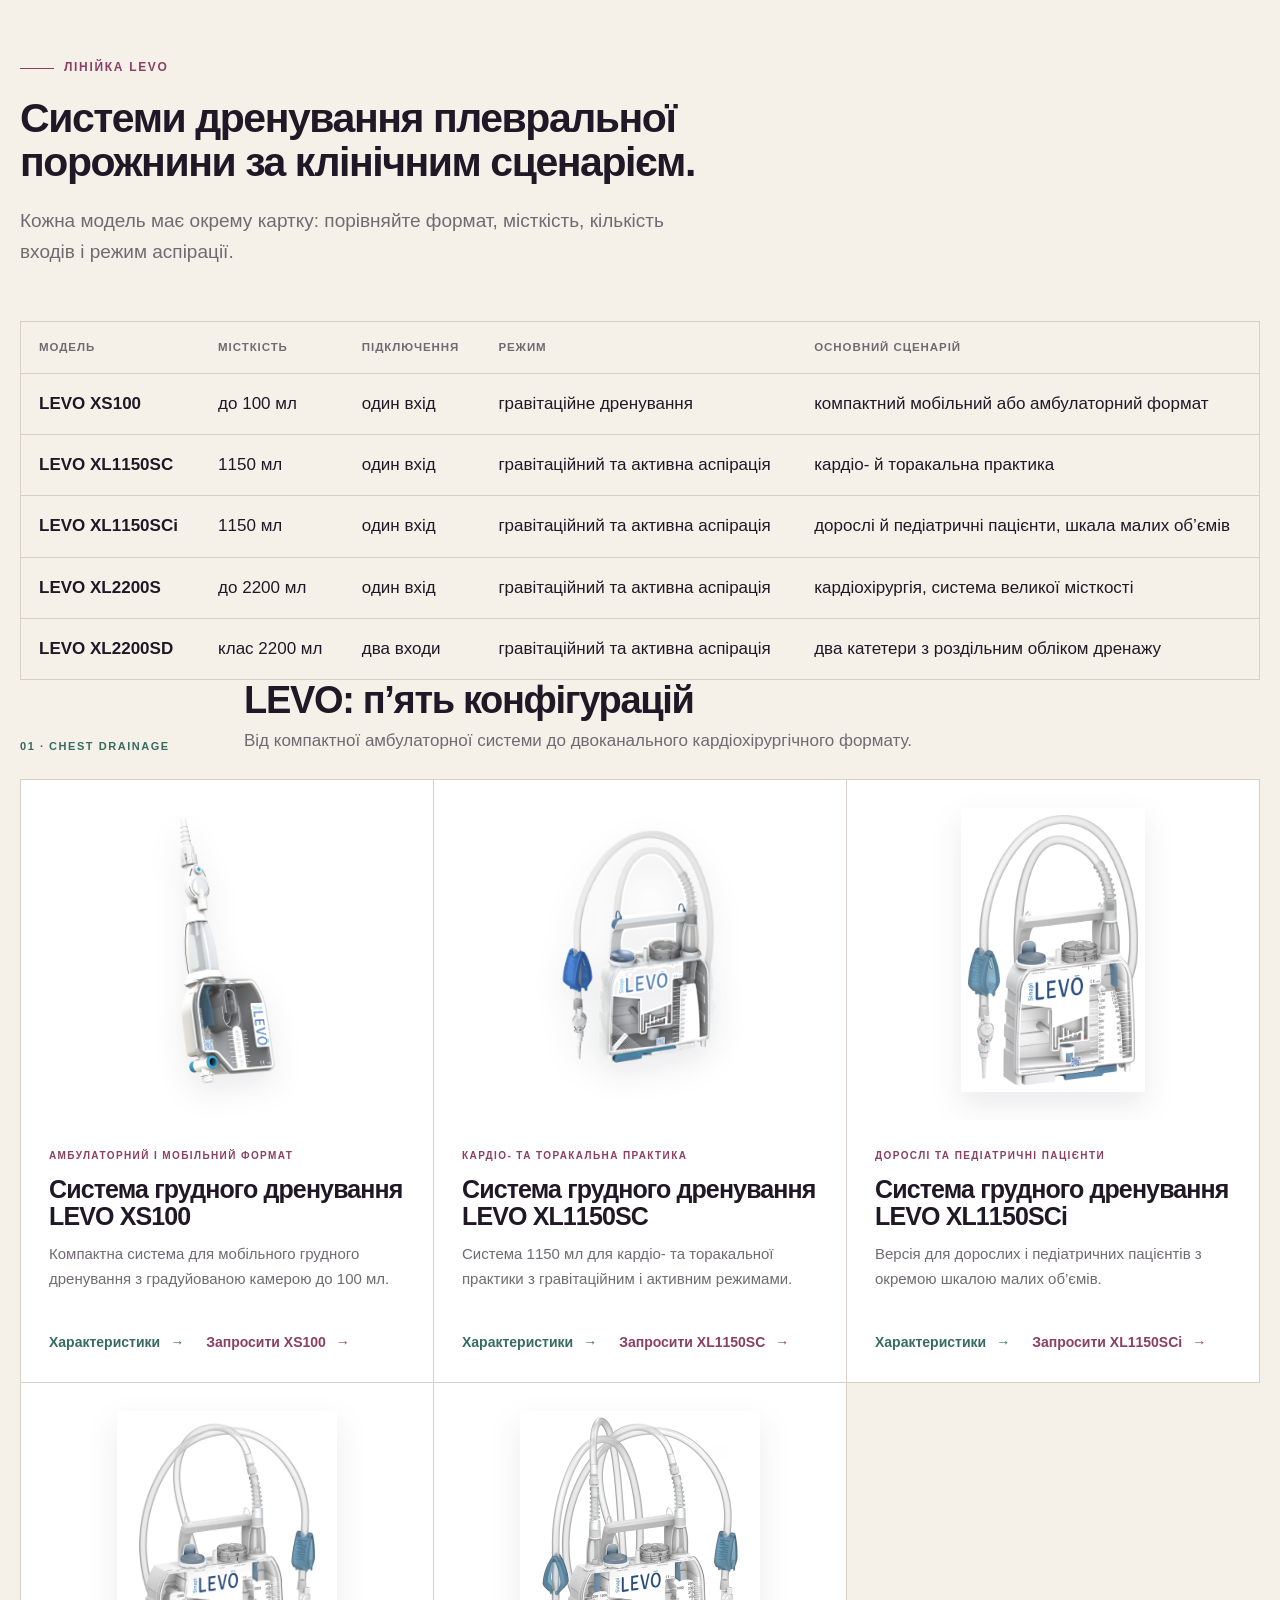
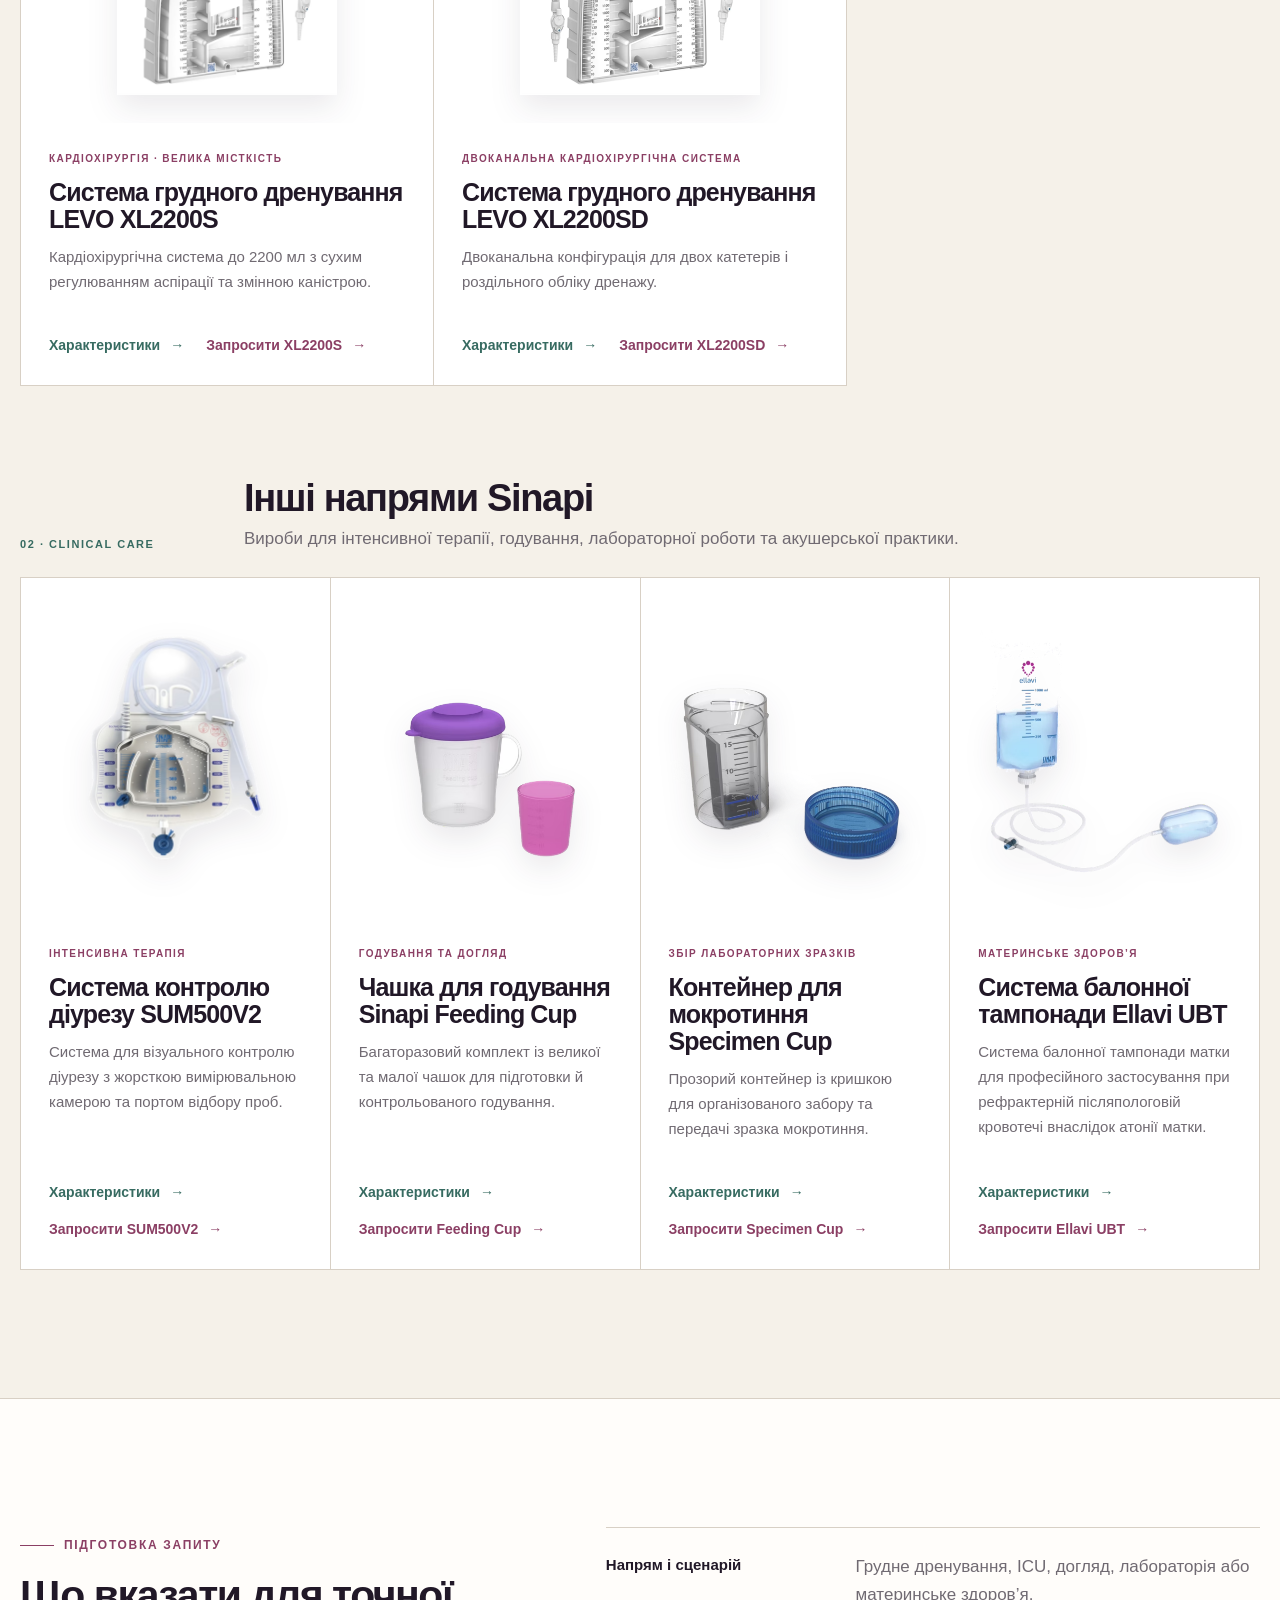
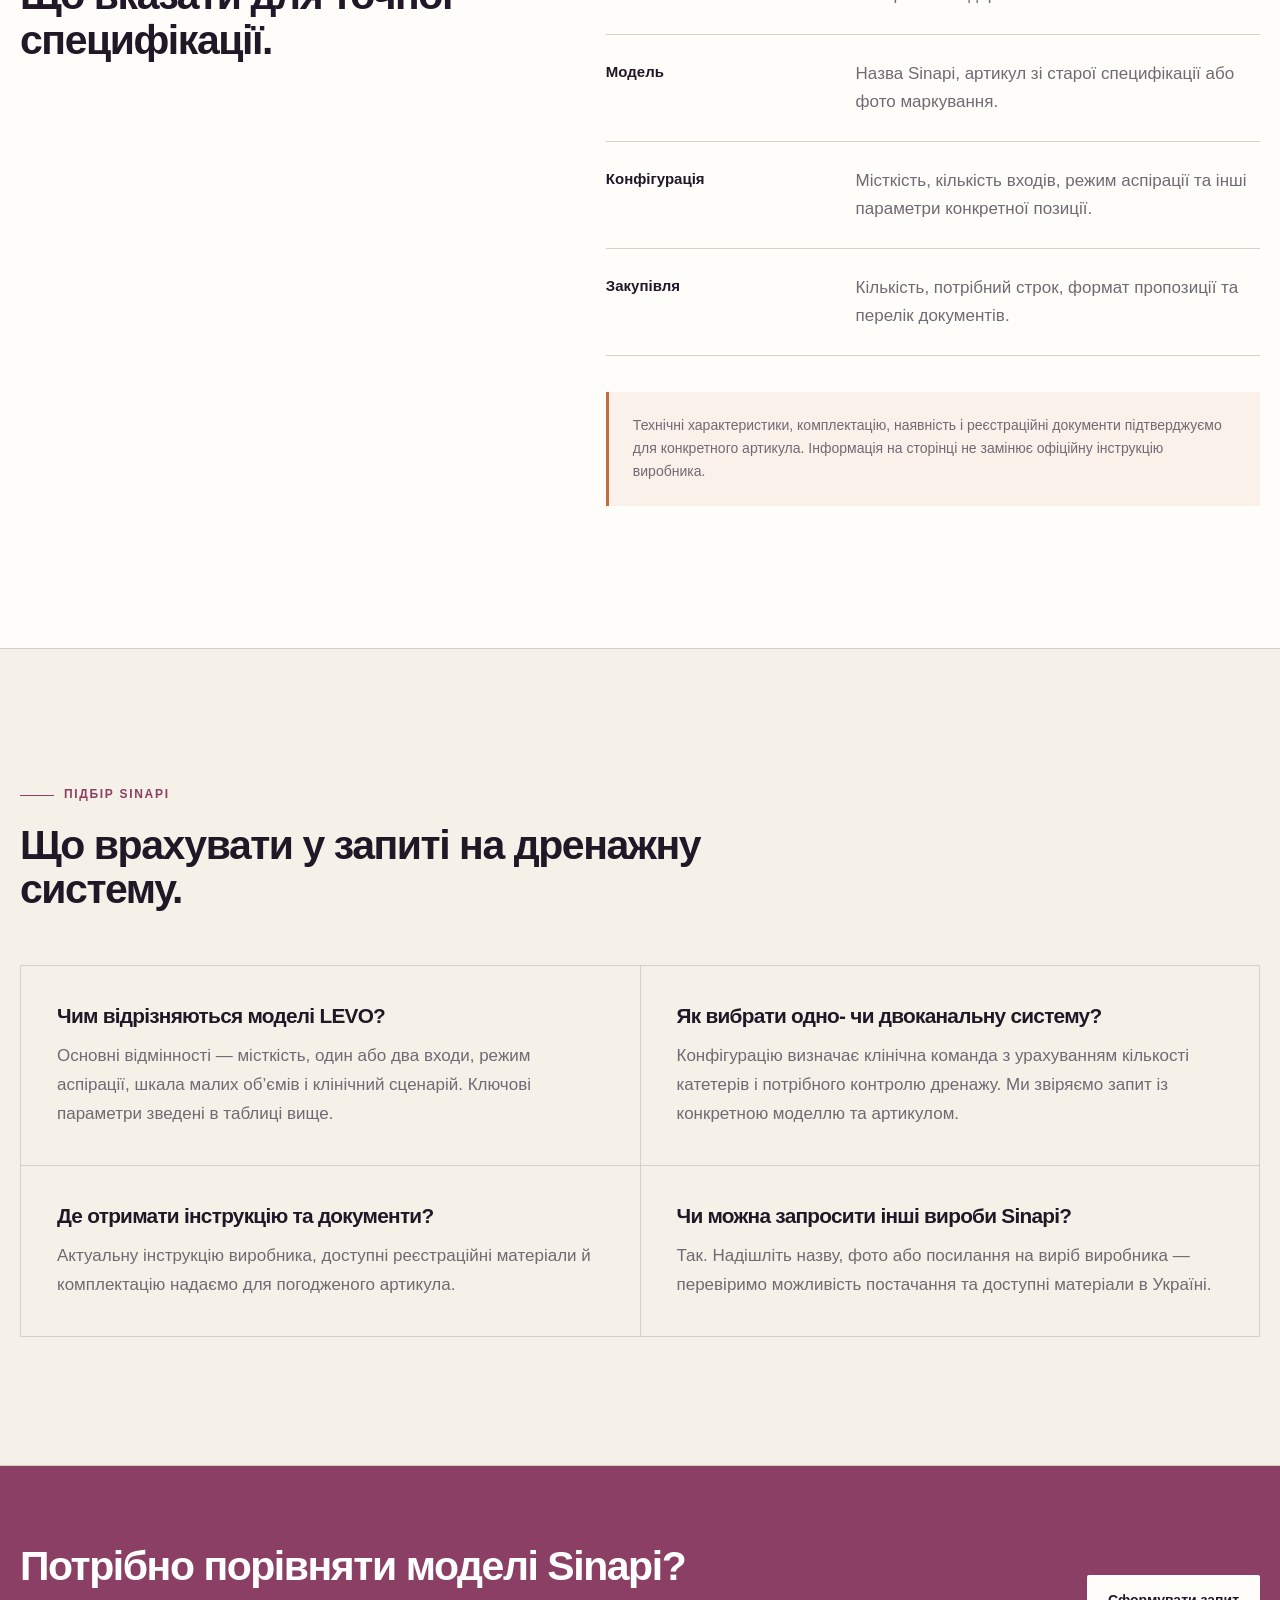
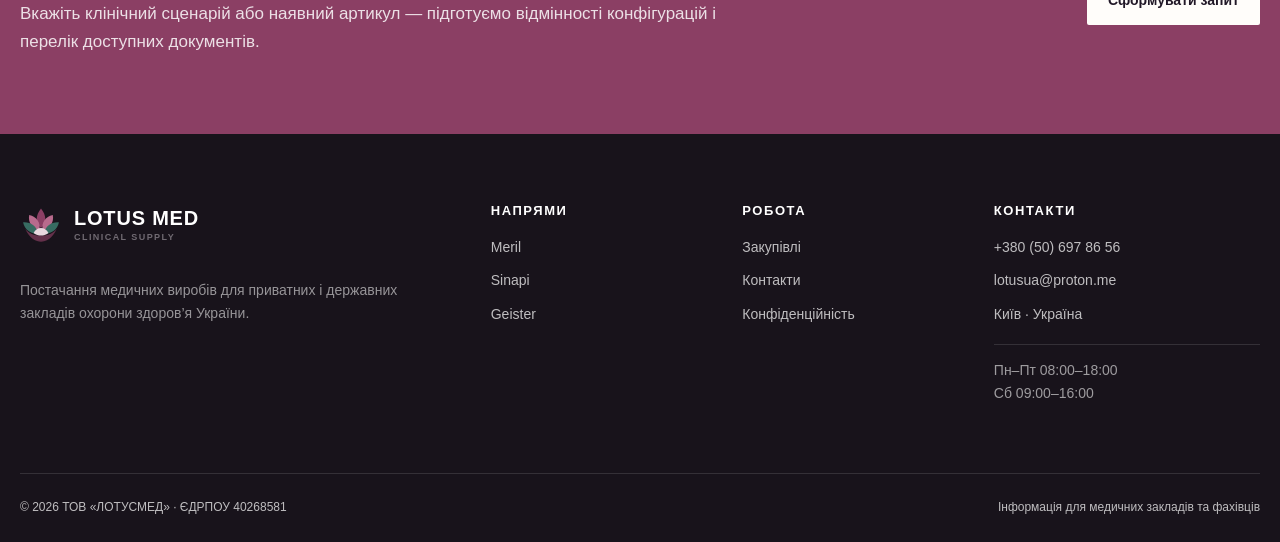
<file: sinapi.html>
<!doctype html>
<html lang="uk">
<head>
  <meta charset="utf-8">
  <meta name="viewport" content="width=device-width, initial-scale=1">
  <title>Системи грудного дренування Sinapi LEVO | Lotus Med</title>
  <meta name="description" content="Системи Sinapi LEVO для грудного й плеврального дренування: XS100, XL1150 та XL2200. Також контроль діурезу, Feeding Cup, Specimen Cup і Ellavi UBT.">
  <link rel="canonical" href="https://lotusmed.com.ua/sinapi">
  <meta name="robots" content="index, follow">
  <meta name="theme-color" content="#376b61">
  <meta property="og:type" content="website">
  <meta property="og:locale" content="uk_UA">
  <meta property="og:site_name" content="Lotus Med">
  <meta property="og:title" content="Системи грудного дренування Sinapi LEVO | Lotus Med">
  <meta property="og:description" content="Моделі LEVO для грудного й плеврального дренування, SUM500V2 та клінічні вироби Sinapi.">
  <meta property="og:url" content="https://lotusmed.com.ua/sinapi">
  <meta property="og:image" content="https://lotusmed.com.ua/assets/lotusmed-social.png">
  <meta property="og:image:width" content="1200">
  <meta property="og:image:height" content="630">
  <meta property="og:image:alt" content="Lotus Med — медичні вироби для клінік України">
  <meta name="twitter:card" content="summary_large_image">
  <meta name="twitter:title" content="Системи грудного дренування Sinapi LEVO | Lotus Med">
  <meta name="twitter:description" content="Порівняння моделей LEVO та запит на специфікацію Sinapi для клінік України.">
  <meta name="twitter:image" content="https://lotusmed.com.ua/assets/lotusmed-social.png">
  <link rel="icon" href="assets/favicon.svg?v=20260715c" type="image/svg+xml">
  <link rel="stylesheet" href="assets/css/styles-20260715f.css?v=20260716a">
  <script type="application/ld+json">
  {
    "@context":"https://schema.org",
    "@graph":[
      {"@type":"CollectionPage","@id":"https://lotusmed.com.ua/sinapi#webpage","url":"https://lotusmed.com.ua/sinapi","name":"Системи грудного дренування Sinapi LEVO","isPartOf":{"@id":"https://lotusmed.com.ua/#website"},"about":{"@id":"https://lotusmed.com.ua/#organization"},"mainEntity":{"@id":"https://lotusmed.com.ua/sinapi#products"},"inLanguage":"uk-UA"},
      {"@type":"BreadcrumbList","itemListElement":[{"@type":"ListItem","position":1,"name":"Lotus Med","item":"https://lotusmed.com.ua/"},{"@type":"ListItem","position":2,"name":"Sinapi","item":"https://lotusmed.com.ua/sinapi"}]},
      {"@type":"ItemList","@id":"https://lotusmed.com.ua/sinapi#products","name":"Продукція Sinapi Biomedical","numberOfItems":9,"itemListElement":[
        {"@type":"ListItem","position":1,"name":"Система грудного дренування LEVO XS100","url":"https://lotusmed.com.ua/sinapi#sinapi-xs100"},
        {"@type":"ListItem","position":2,"name":"Система грудного дренування LEVO XL1150SC","url":"https://lotusmed.com.ua/sinapi#sinapi-xl1150sc"},
        {"@type":"ListItem","position":3,"name":"Система грудного дренування LEVO XL1150SCi","url":"https://lotusmed.com.ua/sinapi#sinapi-xl1150sci"},
        {"@type":"ListItem","position":4,"name":"Система грудного дренування LEVO XL2200S","url":"https://lotusmed.com.ua/sinapi#sinapi-xl2200s"},
        {"@type":"ListItem","position":5,"name":"Двоканальна система грудного дренування LEVO XL2200SD","url":"https://lotusmed.com.ua/sinapi#sinapi-xl2200sd"},
        {"@type":"ListItem","position":6,"name":"Система контролю діурезу SUM500V2","url":"https://lotusmed.com.ua/sinapi#sinapi-urine"},
        {"@type":"ListItem","position":7,"name":"Sinapi Feeding Cup","url":"https://lotusmed.com.ua/sinapi#sinapi-care"},
        {"@type":"ListItem","position":8,"name":"Контейнер для збору мокротиння Sinapi Specimen Cup","url":"https://lotusmed.com.ua/sinapi#sinapi-specimen"},
        {"@type":"ListItem","position":9,"name":"Система балонної тампонади матки Ellavi UBT","url":"https://lotusmed.com.ua/sinapi#sinapi-maternal"}
      ]}
    ]
  }
  </script>
</head>
<body>
  <a class="skip-link" href="#main">До основного вмісту</a>
  <div class="topline"><div class="container topline-inner"><span>ТОВ «ЛОТУСМЕД» · ЄДРПОУ 40268581</span><span>Постачання медичних виробів по Україні</span></div></div>
  <header class="site-header">
    <div class="container nav-shell">
      <a class="brand" href="/" aria-label="Lotus Med — головна"><img class="lotus-mark" src="assets/lotus-logo.svg?v=20260715c" alt="" width="42" height="42" aria-hidden="true"><span class="brand-word">LOTUS MED<small>Clinical supply</small></span></a>
      <nav class="main-nav" id="main-nav" data-main-nav aria-label="Головна навігація"><a href="/meril">Meril</a><a href="/sinapi" aria-current="page">Sinapi</a><a href="/geister">Geister</a><a href="/postachannia">Закупівлі</a><a href="/contacts">Контакти</a></nav>
      <div class="nav-actions"><a class="phone-link" href="tel:+380506978656">+380 (50) 697 86 56</a><a class="button button-primary" href="/postachannia#request">Отримати специфікацію</a></div>
      <button class="menu-toggle" type="button" data-menu-toggle aria-controls="main-nav" aria-expanded="false" aria-label="Відкрити меню"><span></span></button>
    </div>
  </header>

  <main id="main">
    <section class="page-hero sinapi-hero">
      <div class="container page-hero-grid">
        <div>
          <div class="crumbs"><a href="/">Lotus Med</a> / Sinapi</div>
          <span class="eyebrow">Sinapi Biomedical</span>
          <h1>Системи грудного дренування Sinapi LEVO та клінічні вироби.</h1>
          <p class="lead">Моделі LEVO для грудного й плеврального дренування, система контролю діурезу SUM500V2 та вироби Sinapi (Сінапі) для догляду, лабораторії й материнського здоров’я.</p>
          <div class="hero-actions"><a class="button button-primary" href="#models">Переглянути каталог</a><a class="button button-secondary" href="/postachannia#request">Підібрати позицію</a></div>
        </div>
        <figure class="page-hero-media contain sinapi-hero-media">
          <picture><source type="image/avif" srcset="assets/img/sinapi-xl1150sc-480.avif 480w, assets/img/sinapi-xl1150sc.avif 531w" sizes="(max-width: 640px) 88vw, 36vw"><img src="assets/img/sinapi-xl1150sc.png" alt="Система грудного дренування Sinapi LEVO XL1150SC, 1150 мл" width="531" height="755" fetchpriority="high"></picture>
        </figure>
      </div>
    </section>

    <section class="section section-white">
      <div class="container product-intro-grid">
        <div><span class="eyebrow">Портфель виробника</span><h2>Від мобільного дренажу до рішень для ICU.</h2></div>
        <p>Кожну позицію показуємо окремо — з повним зображенням, призначенням і ключовими характеристиками. Точний артикул, комплектацію, наявність та реєстраційні матеріали в Україні підтверджуємо для конкретного запиту.</p>
      </div>
      <nav class="container sinapi-directions" aria-label="Напрями Sinapi">
        <a href="#sinapi-chest"><span>01</span><strong>Грудне та плевральне дренування</strong><small>П’ять моделей LEVO</small></a>
        <a href="#sinapi-urine"><span>02</span><strong>Контроль діурезу</strong><small>Urine Meter для ICU та high-care</small></a>
        <a href="#sinapi-care"><span>03</span><strong>Догляд і лабораторія</strong><small>Feeding Cup та Specimen Cup</small></a>
        <a href="#sinapi-maternal"><span>04</span><strong>Материнське здоров’я</strong><small>Ellavi UBT</small></a>
      </nav>
    </section>

    <section class="section sinapi-catalog" id="models">
      <div class="container">
        <div class="section-head"><span class="eyebrow">Лінійка LEVO</span><h2>Системи дренування плевральної порожнини за клінічним сценарієм.</h2><p>Кожна модель має окрему картку: порівняйте формат, місткість, кількість входів і режим аспірації.</p></div>

        <div class="comparison-wrap" role="region" aria-label="Порівняння систем грудного дренування Sinapi LEVO" tabindex="0">
          <table class="comparison-table">
            <thead><tr><th>Модель</th><th>Місткість</th><th>Підключення</th><th>Режим</th><th>Основний сценарій</th></tr></thead>
            <tbody>
              <tr><th><a href="#sinapi-xs100">LEVO XS100</a></th><td>до 100 мл</td><td>один вхід</td><td>гравітаційне дренування</td><td>компактний мобільний або амбулаторний формат</td></tr>
              <tr><th><a href="#sinapi-xl1150sc">LEVO XL1150SC</a></th><td>1150 мл</td><td>один вхід</td><td>гравітаційний та активна аспірація</td><td>кардіо- й торакальна практика</td></tr>
              <tr><th><a href="#sinapi-xl1150sci">LEVO XL1150SCi</a></th><td>1150 мл</td><td>один вхід</td><td>гравітаційний та активна аспірація</td><td>дорослі й педіатричні пацієнти, шкала малих об’ємів</td></tr>
              <tr><th><a href="#sinapi-xl2200s">LEVO XL2200S</a></th><td>до 2200 мл</td><td>один вхід</td><td>гравітаційний та активна аспірація</td><td>кардіохірургія, система великої місткості</td></tr>
              <tr><th><a href="#sinapi-xl2200sd">LEVO XL2200SD</a></th><td>клас 2200 мл</td><td>два входи</td><td>гравітаційний та активна аспірація</td><td>два катетери з роздільним обліком дренажу</td></tr>
            </tbody>
          </table>
        </div>

        <section class="sinapi-category" id="sinapi-chest" aria-labelledby="sinapi-chest-title">
          <div class="sinapi-category-head"><span>01 · Chest drainage</span><div><h3 id="sinapi-chest-title">LEVO: п’ять конфігурацій</h3><p>Від компактної амбулаторної системи до двоканального кардіохірургічного формату.</p></div></div>
          <div class="product-grid sinapi-product-grid">
            <article class="product-card" id="sinapi-xs100">
              <div class="product-card-media"><picture><source type="image/avif" srcset="assets/img/sinapi-xs100-480.avif 480w, assets/img/sinapi-xs100.avif 881w" sizes="(max-width: 640px) 92vw, 31vw"><img src="assets/img/sinapi-xs100.png" alt="Компактна система грудного дренування Sinapi LEVO XS100" width="881" height="2200" loading="lazy"></picture></div>
              <div class="product-card-body"><small>Амбулаторний і мобільний формат</small><h3>Система грудного дренування LEVO XS100</h3><p>Компактна система для мобільного грудного дренування з градуйованою камерою до 100 мл.</p><div class="product-card-actions"><button class="text-link product-detail-trigger" type="button" data-product-open="sinapi-xs100-detail" aria-haspopup="dialog">Характеристики</button><a class="text-link" href="/postachannia#request">Запросити XS100</a></div></div>
            </article>
            <article class="product-card" id="sinapi-xl1150sc">
              <div class="product-card-media"><picture><source type="image/avif" srcset="assets/img/sinapi-xl1150sc-480.avif 480w, assets/img/sinapi-xl1150sc.avif 531w" sizes="(max-width: 640px) 92vw, 31vw"><img src="assets/img/sinapi-xl1150sc.png" alt="Система грудного дренування Sinapi LEVO XL1150SC, 1150 мл" width="531" height="755" loading="lazy"></picture></div>
              <div class="product-card-body"><small>Кардіо- та торакальна практика</small><h3>Система грудного дренування LEVO XL1150SC</h3><p>Система 1150 мл для кардіо- та торакальної практики з гравітаційним і активним режимами.</p><div class="product-card-actions"><button class="text-link product-detail-trigger" type="button" data-product-open="sinapi-xl1150sc-detail" aria-haspopup="dialog">Характеристики</button><a class="text-link" href="/postachannia#request">Запросити XL1150SC</a></div></div>
            </article>
            <article class="product-card" id="sinapi-xl1150sci">
              <div class="product-card-media"><picture><source type="image/avif" srcset="assets/img/sinapi-xl1150sci-480.avif 480w, assets/img/sinapi-xl1150sci.avif 1172w" sizes="(max-width: 640px) 92vw, 31vw"><img src="assets/img/sinapi-xl1150sci.jpg" alt="Система грудного дренування Sinapi LEVO XL1150SCi для дорослих і дітей" width="1172" height="1800" loading="lazy"></picture></div>
              <div class="product-card-body"><small>Дорослі та педіатричні пацієнти</small><h3>Система грудного дренування LEVO XL1150SCi</h3><p>Версія для дорослих і педіатричних пацієнтів з окремою шкалою малих об’ємів.</p><div class="product-card-actions"><button class="text-link product-detail-trigger" type="button" data-product-open="sinapi-xl1150sci-detail" aria-haspopup="dialog">Характеристики</button><a class="text-link" href="/postachannia#request">Запросити XL1150SCi</a></div></div>
            </article>
            <article class="product-card" id="sinapi-xl2200s">
              <div class="product-card-media"><picture><source type="image/avif" srcset="assets/img/sinapi-xl2200s-480.avif 480w, assets/img/sinapi-xl2200s.avif 1705w" sizes="(max-width: 640px) 92vw, 31vw"><img src="assets/img/sinapi-xl2200s.jpg" alt="Система грудного дренування Sinapi LEVO XL2200S, 2200 мл" width="1705" height="2200" loading="lazy"></picture></div>
              <div class="product-card-body"><small>Кардіохірургія · велика місткість</small><h3>Система грудного дренування LEVO XL2200S</h3><p>Кардіохірургічна система до 2200 мл з сухим регулюванням аспірації та змінною каністрою.</p><div class="product-card-actions"><button class="text-link product-detail-trigger" type="button" data-product-open="sinapi-xl2200s-detail" aria-haspopup="dialog">Характеристики</button><a class="text-link" href="/postachannia#request">Запросити XL2200S</a></div></div>
            </article>
            <article class="product-card" id="sinapi-xl2200sd">
              <div class="product-card-media"><picture><source type="image/avif" srcset="assets/img/sinapi-xl2200sd-480.avif 480w, assets/img/sinapi-xl2200sd.avif 1862w" sizes="(max-width: 640px) 92vw, 31vw"><img src="assets/img/sinapi-xl2200sd.jpg" alt="Двоканальна система грудного дренування Sinapi LEVO XL2200SD" width="1862" height="2200" loading="lazy"></picture></div>
              <div class="product-card-body"><small>Двоканальна кардіохірургічна система</small><h3>Система грудного дренування LEVO XL2200SD</h3><p>Двоканальна конфігурація для двох катетерів і роздільного обліку дренажу.</p><div class="product-card-actions"><button class="text-link product-detail-trigger" type="button" data-product-open="sinapi-xl2200sd-detail" aria-haspopup="dialog">Характеристики</button><a class="text-link" href="/postachannia#request">Запросити XL2200SD</a></div></div>
            </article>
          </div>
        </section>

        <section class="sinapi-category" id="sinapi-support" aria-labelledby="sinapi-support-title">
          <div class="sinapi-category-head"><span>02 · Clinical care</span><div><h3 id="sinapi-support-title">Інші напрями Sinapi</h3><p>Вироби для інтенсивної терапії, годування, лабораторної роботи та акушерської практики.</p></div></div>
          <div class="product-grid sinapi-product-grid sinapi-secondary-grid">
            <article class="product-card" id="sinapi-urine">
              <div class="product-card-media"><picture><source type="image/avif" srcset="assets/img/sinapi-urine-meter-480.avif 480w, assets/img/sinapi-urine-meter.avif 740w" sizes="(max-width: 640px) 92vw, 31vw"><img src="assets/img/sinapi-urine-meter.png" alt="Система контролю діурезу Sinapi SUM500V2 Urine Meter" width="740" height="882" loading="lazy"></picture></div>
              <div class="product-card-body"><small>Інтенсивна терапія</small><h3>Система контролю діурезу SUM500V2</h3><p>Система для візуального контролю діурезу з жорсткою вимірювальною камерою та портом відбору проб.</p><div class="product-card-actions"><button class="text-link product-detail-trigger" type="button" data-product-open="sinapi-urine-detail" aria-haspopup="dialog">Характеристики</button><a class="text-link" href="/postachannia#request">Запросити SUM500V2</a></div></div>
            </article>
            <article class="product-card" id="sinapi-care">
              <div class="product-card-media"><picture><source type="image/avif" srcset="assets/img/sinapi-feeding-cup-480.avif 480w, assets/img/sinapi-feeding-cup.avif 967w" sizes="(max-width: 640px) 92vw, 31vw"><img src="assets/img/sinapi-feeding-cup.png" alt="Чашка для годування пацієнтів Sinapi Feeding Cup" width="967" height="600" loading="lazy"></picture></div>
              <div class="product-card-body"><small>Годування та догляд</small><h3>Чашка для годування Sinapi Feeding Cup</h3><p>Багаторазовий комплект із великої та малої чашок для підготовки й контрольованого годування.</p><div class="product-card-actions"><button class="text-link product-detail-trigger" type="button" data-product-open="sinapi-feeding-detail" aria-haspopup="dialog">Характеристики</button><a class="text-link" href="/postachannia#request">Запросити Feeding Cup</a></div></div>
            </article>
            <article class="product-card" id="sinapi-specimen">
              <div class="product-card-media"><picture><source type="image/avif" srcset="assets/img/sinapi-specimen-cup-480.avif 480w, assets/img/sinapi-specimen-cup.avif 1310w" sizes="(max-width: 640px) 92vw, 31vw"><img src="assets/img/sinapi-specimen-cup.png" alt="Контейнер для збору мокротиння Sinapi Specimen Cup" width="1310" height="982" loading="lazy"></picture></div>
              <div class="product-card-body"><small>Збір лабораторних зразків</small><h3>Контейнер для мокротиння Specimen Cup</h3><p>Прозорий контейнер із кришкою для організованого забору та передачі зразка мокротиння.</p><div class="product-card-actions"><button class="text-link product-detail-trigger" type="button" data-product-open="sinapi-specimen-detail" aria-haspopup="dialog">Характеристики</button><a class="text-link" href="/postachannia#request">Запросити Specimen Cup</a></div></div>
            </article>
            <article class="product-card" id="sinapi-maternal">
              <div class="product-card-media"><picture><source type="image/avif" srcset="assets/img/sinapi-ellavi-480.avif 480w, assets/img/sinapi-ellavi.avif 969w" sizes="(max-width: 640px) 92vw, 31vw"><img src="assets/img/sinapi-ellavi.png" alt="Система балонної тампонади матки Ellavi UBT" width="969" height="968" loading="lazy"></picture></div>
              <div class="product-card-body"><small>Материнське здоров’я</small><h3>Система балонної тампонади Ellavi UBT</h3><p>Система балонної тампонади матки для професійного застосування при рефрактерній післяпологовій кровотечі внаслідок атонії матки.</p><div class="product-card-actions"><button class="text-link product-detail-trigger" type="button" data-product-open="sinapi-ellavi-detail" aria-haspopup="dialog">Характеристики</button><a class="text-link" href="/postachannia#request">Запросити Ellavi UBT</a></div></div>
            </article>
          </div>
        </section>
      </div>
    </section>

    <section class="section section-white">
      <div class="container product-intro-grid">
        <div><span class="eyebrow">Підготовка запиту</span><h2>Що вказати для точної специфікації.</h2></div>
        <div>
          <div class="spec-table">
            <div class="spec-row"><strong>Напрям і сценарій</strong><span>Грудне дренування, ICU, догляд, лабораторія або материнське здоров’я.</span></div>
            <div class="spec-row"><strong>Модель</strong><span>Назва Sinapi, артикул зі старої специфікації або фото маркування.</span></div>
            <div class="spec-row"><strong>Конфігурація</strong><span>Місткість, кількість входів, режим аспірації та інші параметри конкретної позиції.</span></div>
            <div class="spec-row"><strong>Закупівля</strong><span>Кількість, потрібний строк, формат пропозиції та перелік документів.</span></div>
          </div>
          <p class="notice">Технічні характеристики, комплектацію, наявність і реєстраційні документи підтверджуємо для конкретного артикула. Інформація на сторінці не замінює офіційну інструкцію виробника.</p>
        </div>
      </div>
    </section>

    <section class="section" aria-labelledby="sinapi-faq-title">
      <div class="container">
        <div class="section-head"><span class="eyebrow">Підбір Sinapi</span><h2 id="sinapi-faq-title">Що врахувати у запиті на дренажну систему.</h2></div>
        <div class="faq-grid">
          <article class="faq-item"><h3>Чим відрізняються моделі LEVO?</h3><p>Основні відмінності — місткість, один або два входи, режим аспірації, шкала малих об’ємів і клінічний сценарій. Ключові параметри зведені в таблиці вище.</p></article>
          <article class="faq-item"><h3>Як вибрати одно- чи двоканальну систему?</h3><p>Конфігурацію визначає клінічна команда з урахуванням кількості катетерів і потрібного контролю дренажу. Ми звіряємо запит із конкретною моделлю та артикулом.</p></article>
          <article class="faq-item"><h3>Де отримати інструкцію та документи?</h3><p>Актуальну інструкцію виробника, доступні реєстраційні матеріали й комплектацію надаємо для погодженого артикула.</p></article>
          <article class="faq-item"><h3>Чи можна запросити інші вироби Sinapi?</h3><p>Так. Надішліть назву, фото або посилання на виріб виробника — перевіримо можливість постачання та доступні матеріали в Україні.</p></article>
        </div>
      </div>
    </section>

    <section class="cta-band"><div class="container cta-grid"><div><h2>Потрібно порівняти моделі Sinapi?</h2><p>Вкажіть клінічний сценарій або наявний артикул — підготуємо відмінності конфігурацій і перелік доступних документів.</p></div><a class="button button-light" href="/postachannia#request">Сформувати запит</a></div></section>
  </main>

  <dialog class="product-dialog" data-product-dialog aria-labelledby="product-dialog-title">
    <form method="dialog" class="product-dialog-close"><button type="submit" value="close" aria-label="Закрити характеристики">×</button></form>
    <div class="product-dialog-shell" data-product-dialog-content></div>
  </dialog>

  <template id="sinapi-xs100-detail"><div class="product-dialog-media"><img src="assets/img/sinapi-xs100.png" alt="Компактна система грудного дренування Sinapi LEVO XS100" width="881" height="2200"></div><div class="product-dialog-content"><span class="eyebrow">Амбулаторний формат</span><h2 id="product-dialog-title">LEVO XS100</h2><p>Компактна система грудного дренування для мобільного або амбулаторного сценарію.</p><dl class="product-dialog-specs"><div><dt>Камера</dt><dd>Градуйована, до 100 мл</dd></div><div><dt>Режим</dt><dd>Гравітаційне дренування</dd></div><div><dt>Аспірація</dt><dd>Зовнішня активна аспірація не передбачена</dd></div><div><dt>Формат</dt><dd>Стерильний одноразовий виріб</dd></div></dl><p class="notice">Комплектацію та актуальну інструкцію звіряємо за артикулом.</p><a class="button button-primary" href="/postachannia#request">Запросити XS100</a></div></template>
  <template id="sinapi-xl1150sc-detail"><div class="product-dialog-media"><img src="assets/img/sinapi-xl1150sc.png" alt="Система грудного дренування Sinapi LEVO XL1150SC" width="531" height="755"></div><div class="product-dialog-content"><span class="eyebrow">Кардіо- та торакальна практика</span><h2 id="product-dialog-title">LEVO XL1150SC</h2><p>Система для відведення повітря та рідини у кардіо- й торакальній практиці.</p><dl class="product-dialog-specs"><div><dt>Місткість</dt><dd>1150 мл</dd></div><div><dt>Режими</dt><dd>Гравітаційний та активна аспірація</dd></div><div><dt>Контроль</dt><dd>Сухий регулятор і спостереження за витоком повітря</dd></div><div><dt>Оснащення</dt><dd>Безголковий порт, tube roller та захисний клапан</dd></div></dl><p class="notice">Остаточні параметри визначає актуальна IFU конкретного артикула.</p><a class="button button-primary" href="/postachannia#request">Запросити XL1150SC</a></div></template>
  <template id="sinapi-xl1150sci-detail"><div class="product-dialog-media"><img src="assets/img/sinapi-xl1150sci.jpg" alt="Система грудного дренування Sinapi LEVO XL1150SCi" width="1172" height="1800"></div><div class="product-dialog-content"><span class="eyebrow">Дорослі та педіатричні пацієнти</span><h2 id="product-dialog-title">LEVO XL1150SCi</h2><p>Конфігурація для дорослих і педіатричних пацієнтів з деталізованою шкалою малих об’ємів.</p><dl class="product-dialog-specs"><div><dt>Місткість</dt><dd>1150 мл</dd></div><div><dt>Шкала</dt><dd>Основна камера та секція малих об’ємів</dd></div><div><dt>Режими</dt><dd>Гравітаційний та активна аспірація</dd></div><div><dt>Формат</dt><dd>Стерильний одноразовий виріб</dd></div></dl><p class="notice">Пацієнтський сценарій і обмеження застосування звіряються з IFU.</p><a class="button button-primary" href="/postachannia#request">Запросити XL1150SCi</a></div></template>
  <template id="sinapi-xl2200s-detail"><div class="product-dialog-media"><img src="assets/img/sinapi-xl2200s.jpg" alt="Система грудного дренування Sinapi LEVO XL2200S" width="1705" height="2200"></div><div class="product-dialog-content"><span class="eyebrow">Кардіохірургія · велика місткість</span><h2 id="product-dialog-title">LEVO XL2200S</h2><p>Система великої місткості для кардіохірургічного післяопераційного дренування.</p><dl class="product-dialog-specs"><div><dt>Місткість</dt><dd>До 2200 мл</dd></div><div><dt>Підключення</dt><dd>Одноканальна конфігурація</dd></div><div><dt>Режими</dt><dd>Гравітаційний та активна аспірація</dd></div><div><dt>Конструкція</dt><dd>Сухе регулювання і змінна колекторна каністра</dd></div></dl><p class="notice">Склад системи та витратні компоненти підтверджуємо окремо.</p><a class="button button-primary" href="/postachannia#request">Запросити XL2200S</a></div></template>
  <template id="sinapi-xl2200sd-detail"><div class="product-dialog-media"><img src="assets/img/sinapi-xl2200sd.jpg" alt="Двоканальна система грудного дренування Sinapi LEVO XL2200SD" width="1862" height="2200"></div><div class="product-dialog-content"><span class="eyebrow">Двоканальна кардіохірургічна система</span><h2 id="product-dialog-title">LEVO XL2200SD</h2><p>Двоканальна кардіохірургічна система для підключення двох катетерів.</p><dl class="product-dialog-specs"><div><dt>Місткість</dt><dd>Клас 2200 мл</dd></div><div><dt>Підключення</dt><dd>Два входи з роздільним обліком</dd></div><div><dt>Режими</dt><dd>Гравітаційний та активна аспірація</dd></div><div><dt>Положення</dt><dd>Робоче використання у вертикальній орієнтації</dd></div></dl><p class="notice">Точні шкали й порядок роботи визначає інструкція виробника.</p><a class="button button-primary" href="/postachannia#request">Запросити XL2200SD</a></div></template>
  <template id="sinapi-urine-detail"><div class="product-dialog-media"><img src="assets/img/sinapi-urine-meter.png" alt="Система контролю діурезу Sinapi SUM500V2" width="740" height="882"></div><div class="product-dialog-content"><span class="eyebrow">Інтенсивна терапія</span><h2 id="product-dialog-title">SUM500V2 Urine Meter</h2><p>Вимірювальна система для спостереження за діурезом у відділеннях інтенсивної терапії.</p><dl class="product-dialog-specs"><div><dt>Камера</dt><dd>Жорсткий вимірювальний резервуар 500 мл</dd></div><div><dt>Мішок</dt><dd>Високоємний збірний мішок без PVC</dd></div><div><dt>Порт</dt><dd>Доступна точка відбору проб</dd></div><div><dt>Кран</dt><dd>Конструкція із захисною ковзною кришкою</dd></div></dl><p class="notice">Комплектація та сумісність підтверджуються для конкретної позиції.</p><a class="button button-primary" href="/postachannia#request">Запросити SUM500V2</a></div></template>
  <template id="sinapi-feeding-detail"><div class="product-dialog-media"><img src="assets/img/sinapi-feeding-cup.png" alt="Чашка для годування пацієнтів Sinapi Feeding Cup" width="967" height="600"></div><div class="product-dialog-content"><span class="eyebrow">Годування та догляд</span><h2 id="product-dialog-title">Sinapi Feeding Cup</h2><p>Комплект для підготовки суміші, зберігання та годування з чашки відповідно до протоколу закладу.</p><dl class="product-dialog-specs"><div><dt>Велика чашка</dt><dd>Прозора ємність 250 мл</dd></div><div><dt>Мала чашка</dt><dd>Ємність 50 мл</dd></div><div><dt>Кришка</dt><dd>Щільне закриття для підготовленого вмісту</dd></div><div><dt>Догляд</dt><dd>Багаторазове очищення за інструкцією виробника</dd></div></dl><p class="notice">Методи очищення й годування визначаються офіційними матеріалами та локальним протоколом.</p><a class="button button-primary" href="/postachannia#request">Запросити Feeding Cup</a></div></template>
  <template id="sinapi-specimen-detail"><div class="product-dialog-media"><img src="assets/img/sinapi-specimen-cup.png" alt="Контейнер для збору мокротиння Sinapi Specimen Cup" width="1310" height="982"></div><div class="product-dialog-content"><span class="eyebrow">Збір лабораторних зразків</span><h2 id="product-dialog-title">Specimen / Sputum Cup</h2><p>Контейнер для організованого забору зразка мокротиння та передачі до лабораторії.</p><dl class="product-dialog-specs"><div><dt>Корпус</dt><dd>Прозорий контейнер із візуальною шкалою</dd></div><div><dt>Кришка</dt><dd>Гвинтове закриття</dd></div><div><dt>Зразок</dt><dd>Мокротиння відповідно до лабораторної процедури</dd></div><div><dt>Формат</dt><dd>Одноразовий виріб</dd></div></dl><p class="notice">Забір, маркування, зберігання та передача зразка виконуються за протоколом закладу.</p><a class="button button-primary" href="/postachannia#request">Запросити Specimen Cup</a></div></template>
  <template id="sinapi-ellavi-detail"><div class="product-dialog-media"><img src="assets/img/sinapi-ellavi.png" alt="Система балонної тампонади матки Ellavi UBT" width="969" height="968"></div><div class="product-dialog-content"><span class="eyebrow">Материнське здоров’я</span><h2 id="product-dialog-title">Ellavi UBT</h2><p>Система балонної тампонади матки для підготовленого персоналу при рефрактерній післяпологовій кровотечі, пов’язаній з атонією матки.</p><dl class="product-dialog-specs"><div><dt>Система</dt><dd>Балон, трубка, кран і градуйований резервуар</dd></div><div><dt>Резервуар</dt><dd>Шкала наповнення до 1000 мл</dd></div><div><dt>Формат</dt><dd>Стерильний одноразовий виріб</dd></div><div><dt>Застосування</dt><dd>Лише підготовленим медичним персоналом</dd></div></dl><p class="notice">Показання, протипоказання та тривалість застосування визначає виключно офіційна IFU.</p><a class="button button-primary" href="/postachannia#request">Запросити Ellavi UBT</a></div></template>

  <footer class="site-footer">
    <div class="container footer-grid">
      <div class="footer-brand"><a class="brand" href="/"><img class="lotus-mark" src="assets/lotus-logo.svg?v=20260715c" alt="" width="42" height="42" aria-hidden="true"><span class="brand-word">LOTUS MED<small>Clinical supply</small></span></a><p>Постачання медичних виробів для приватних і державних закладів охорони здоров’я України.</p></div>
      <div class="footer-col"><h3>Напрями</h3><a href="/meril">Meril</a><a href="/sinapi">Sinapi</a><a href="/geister">Geister</a></div>
      <div class="footer-col"><h3>Робота</h3><a href="/postachannia">Закупівлі</a><a href="/contacts">Контакти</a><a href="/privacy">Конфіденційність</a></div>
      <div class="footer-col"><h3>Контакти</h3><a href="tel:+380506978656">+380 (50) 697 86 56</a><a href="mailto:lotusua@proton.me">lotusua@proton.me</a><span>Київ · Україна</span><span class="footer-hours">Пн–Пт 08:00–18:00<br>Сб 09:00–16:00</span></div>
    </div>
    <div class="container footer-bottom"><span>© <span data-year>2026</span> ТОВ «ЛОТУСМЕД» · ЄДРПОУ 40268581</span><span>Інформація для медичних закладів та фахівців</span></div>
  </footer>
  <script src="assets/js/site-20260715b.js" defer></script>
</body>
</html>
</file>
<file: assets/css/styles-20260715f.css>
:root {
  --ink: #211827;
  --paper: #f5f1e9;
  --surface: #fffdfa;
  --petal: #8b3f64;
  --petal-dark: #64304a;
  --petal-soft: #ead7df;
  --mineral: #376b61;
  --mineral-soft: #dce8e3;
  --copper: #c66b3d;
  --line: #d8d0c5;
  --muted: #706a72;
  --white: #ffffff;
  --max: 1240px;
  --shadow: 0 24px 70px rgba(33, 24, 39, 0.12);
}

* {
  box-sizing: border-box;
}

html {
  scroll-behavior: smooth;
}

body {
  margin: 0;
  color: var(--ink);
  background: var(--paper);
  font-family: "Avenir Next", Avenir, Inter, "Segoe UI", sans-serif;
  font-size: 17px;
  line-height: 1.65;
  -webkit-font-smoothing: antialiased;
}

body.menu-open {
  overflow: hidden;
}

img {
  display: block;
  max-width: 100%;
}

a {
  color: inherit;
  text-decoration: none;
}

button,
input,
select,
textarea {
  font: inherit;
}

button,
a {
  -webkit-tap-highlight-color: transparent;
}

:focus-visible {
  outline: 3px solid rgba(198, 107, 61, 0.55);
  outline-offset: 4px;
}

.container {
  width: min(calc(100% - 40px), var(--max));
  margin-inline: auto;
}

.skip-link {
  position: fixed;
  z-index: 1000;
  top: 12px;
  left: 12px;
  padding: 10px 14px;
  color: var(--white);
  background: var(--ink);
  transform: translateY(-160%);
}

.skip-link:focus {
  transform: none;
}

.topline {
  color: rgba(255, 255, 255, 0.78);
  background: var(--ink);
  font-size: 12px;
  font-weight: 650;
  letter-spacing: 0.11em;
  text-transform: uppercase;
}

.topline-inner {
  min-height: 36px;
  display: flex;
  align-items: center;
  justify-content: space-between;
  gap: 24px;
}

.topline a:hover {
  color: var(--white);
}

.site-header {
  position: sticky;
  z-index: 100;
  top: 0;
  border-bottom: 1px solid rgba(216, 208, 197, 0.85);
  background: rgba(245, 241, 233, 0.92);
  backdrop-filter: blur(18px);
}

.nav-shell {
  min-height: 82px;
  display: grid;
  grid-template-columns: auto 1fr auto;
  align-items: center;
  gap: 32px;
}

.brand {
  display: inline-flex;
  align-items: center;
  gap: 12px;
  min-width: max-content;
  font-size: 20px;
  font-weight: 760;
  letter-spacing: 0.04em;
}

.brand-word {
  line-height: 1;
}

.brand-word small {
  display: block;
  margin-top: 5px;
  color: var(--muted);
  font-size: 9px;
  font-weight: 700;
  letter-spacing: 0.16em;
  text-transform: uppercase;
}

.lotus-mark {
  display: block;
  width: 42px;
  height: 42px;
  flex: 0 0 42px;
  object-fit: contain;
}

.lotus-mark i {
  display: none;
}

.main-nav {
  display: flex;
  align-items: center;
  justify-content: center;
  gap: 4px;
}

.main-nav a {
  padding: 9px 12px;
  color: #4f4853;
  font-size: 14px;
  font-weight: 650;
}

.main-nav a:hover,
.main-nav a[aria-current="page"] {
  color: var(--petal);
}

.nav-actions {
  display: flex;
  align-items: center;
  gap: 12px;
}

.phone-link {
  font-size: 14px;
  font-weight: 700;
  white-space: nowrap;
}

.menu-toggle {
  display: none;
  width: 46px;
  height: 46px;
  border: 1px solid var(--line);
  color: var(--ink);
  background: transparent;
  cursor: pointer;
}

.menu-toggle span,
.menu-toggle::before,
.menu-toggle::after {
  content: "";
  display: block;
  width: 20px;
  height: 2px;
  margin: 4px auto;
  background: currentColor;
  transition: 180ms ease;
}

.menu-open .menu-toggle span {
  opacity: 0;
}

.menu-open .menu-toggle::before {
  transform: translateY(6px) rotate(45deg);
}

.menu-open .menu-toggle::after {
  transform: translateY(-6px) rotate(-45deg);
}

.button {
  min-height: 50px;
  display: inline-flex;
  align-items: center;
  justify-content: center;
  gap: 10px;
  padding: 12px 20px;
  border: 1px solid transparent;
  border-radius: 2px;
  font-size: 14px;
  font-weight: 750;
  line-height: 1.2;
  cursor: pointer;
  transition: transform 180ms ease, background 180ms ease, color 180ms ease;
}

.button:hover {
  transform: translateY(-2px);
}

.button-primary {
  color: var(--white);
  background: var(--petal);
}

.button-primary:hover {
  background: var(--petal-dark);
}

.button-secondary {
  border-color: var(--ink);
  color: var(--ink);
  background: transparent;
}

.button-secondary:hover {
  color: var(--white);
  background: var(--ink);
}

.button-light {
  color: var(--ink);
  background: var(--surface);
}

.eyebrow {
  display: inline-flex;
  align-items: center;
  gap: 10px;
  margin-bottom: 18px;
  color: var(--petal);
  font-size: 12px;
  font-weight: 780;
  letter-spacing: 0.14em;
  text-transform: uppercase;
}

.eyebrow::before {
  content: "";
  width: 34px;
  height: 1px;
  background: currentColor;
}

h1,
h2,
h3,
p {
  margin-top: 0;
}

h1,
h2,
h3 {
  line-height: 1.08;
  letter-spacing: -0.035em;
}

h1 {
  margin-bottom: 24px;
  font-size: clamp(38px, 4vw, 56px);
  font-weight: 720;
}

h2 {
  margin-bottom: 20px;
  font-size: clamp(30px, 3.2vw, 44px);
  font-weight: 700;
}

h3 {
  margin-bottom: 12px;
  font-size: clamp(22px, 2.2vw, 30px);
  font-weight: 700;
}

.lead {
  max-width: 690px;
  color: #5f5962;
  font-size: clamp(18px, 1.7vw, 20px);
  line-height: 1.55;
}

.hero {
  min-height: 620px;
  display: grid;
  align-items: center;
  overflow: hidden;
  border-bottom: 1px solid var(--line);
}

.hero-grid {
  display: grid;
  grid-template-columns: minmax(0, 1.05fr) minmax(420px, 0.95fr);
  align-items: center;
  gap: clamp(40px, 6vw, 76px);
  padding-block: 64px 74px;
}

.hero-copy {
  position: relative;
  z-index: 2;
}

.hero-copy h1 {
  max-width: 860px;
}

.hero-actions {
  display: flex;
  flex-wrap: wrap;
  gap: 12px;
  margin-top: 34px;
}

.trust-row {
  display: flex;
  flex-wrap: wrap;
  gap: 18px 28px;
  margin-top: 38px;
  color: var(--muted);
  font-size: 13px;
  font-weight: 650;
}

.trust-row span {
  display: inline-flex;
  align-items: center;
  gap: 9px;
}

.trust-row span::before {
  content: "";
  width: 7px;
  height: 7px;
  border-radius: 50%;
  background: var(--mineral);
}

.hero-collage {
  position: relative;
  min-height: 500px;
}

.hero-photo-main {
  position: absolute;
  inset: 0 0 74px 52px;
  margin: 0;
  overflow: hidden;
  display: grid;
  grid-template-rows: minmax(0, 1fr);
  padding: 22px;
  box-shadow: var(--shadow);
  background: var(--surface);
}

.hero-photo-main img {
  width: 100%;
  height: 100%;
  object-fit: contain;
}

.hero-product-cutout {
  position: absolute;
  z-index: 2;
  left: -22px;
  bottom: 0;
  width: 170px;
  height: 330px;
  margin: 0;
  display: grid;
  grid-template-rows: minmax(0, 1fr) auto;
  gap: 10px;
  padding: 16px 14px 14px;
  border: 1px solid rgba(216, 208, 197, 0.9);
  background: var(--surface);
  box-shadow: 0 20px 50px rgba(33, 24, 39, 0.16);
}

.hero-product-cutout img {
  width: 100%;
  height: 100%;
  min-height: 0;
  object-fit: contain;
}

.hero-media-label {
  color: #4f4853;
  font-size: 10px;
  font-weight: 700;
  line-height: 1.3;
}

.hero-media-label span {
  display: block;
  margin-bottom: 3px;
  color: var(--petal);
  font-size: 9px;
  font-weight: 850;
  letter-spacing: 0.14em;
}

.hero-photo-main .hero-media-label {
  display: none;
}

.hero-dossier {
  position: absolute;
  z-index: 3;
  right: -20px;
  bottom: 28px;
  width: 280px;
  padding: 22px;
  color: var(--white);
  background: var(--petal);
  box-shadow: 0 20px 44px rgba(99, 47, 73, 0.3);
}

.hero-dossier small {
  display: block;
  margin-bottom: 10px;
  color: rgba(255, 255, 255, 0.72);
  font-size: 10px;
  font-weight: 800;
  letter-spacing: 0.13em;
  text-transform: uppercase;
}

.hero-dossier strong {
  display: block;
  font-size: 19px;
  line-height: 1.35;
}

.section {
  padding-block: clamp(78px, 10vw, 132px);
  border-bottom: 1px solid var(--line);
}

.section-white {
  background: var(--surface);
}

.section-dark {
  color: var(--white);
  background: var(--ink);
}

.section-head {
  max-width: 850px;
  margin-bottom: 54px;
}

.section-head p {
  max-width: 700px;
  color: var(--muted);
  font-size: 19px;
}

.section-dark .section-head p,
.section-dark .eyebrow {
  color: rgba(255, 255, 255, 0.66);
}

.roles-grid {
  display: grid;
  grid-template-columns: repeat(2, minmax(0, 1fr));
  border: 1px solid var(--line);
  background: var(--surface);
}

.role-panel {
  min-height: 320px;
  padding: clamp(34px, 5vw, 62px);
}

.role-panel + .role-panel {
  border-left: 1px solid var(--line);
}

.role-number,
.chapter-number,
.step-number {
  display: block;
  margin-bottom: 52px;
  color: var(--petal);
  font-size: 12px;
  font-weight: 800;
  letter-spacing: 0.16em;
}

.role-panel p {
  max-width: 520px;
  color: var(--muted);
}

.text-link {
  display: inline-flex;
  align-items: center;
  gap: 10px;
  color: var(--petal);
  font-size: 14px;
  font-weight: 750;
}

.text-link::after {
  content: "→";
  transition: transform 180ms ease;
}

.text-link:hover::after {
  transform: translateX(5px);
}

.chapters {
  padding: 0;
}

.chapter {
  display: grid;
  grid-template-columns: minmax(0, 1fr) minmax(0, 1fr);
  min-height: 680px;
  border-bottom: 1px solid var(--line);
  background: var(--surface);
}

.chapter:nth-child(even) .chapter-media {
  order: 2;
}

.chapter-media {
  min-height: 520px;
  overflow: hidden;
  background: #e8e4dd;
}

.chapter-media img {
  width: 100%;
  height: 100%;
  object-fit: cover;
}

.chapter-media.contain {
  display: grid;
  place-items: center;
  padding: clamp(36px, 7vw, 90px);
  background: #eef1ef;
}

.chapter-media.contain img {
  max-height: 530px;
  object-fit: contain;
}

.chapter-content {
  display: flex;
  flex-direction: column;
  justify-content: center;
  padding: clamp(50px, 8vw, 112px);
}

.chapter-content p {
  max-width: 600px;
  color: var(--muted);
  font-size: 19px;
}

.chapter-tags {
  display: flex;
  flex-wrap: wrap;
  gap: 8px;
  margin: 22px 0 30px;
}

.chapter-tags span {
  padding: 7px 10px;
  border: 1px solid var(--line);
  color: var(--muted);
  font-size: 12px;
  font-weight: 700;
}

.process-grid {
  display: grid;
  grid-template-columns: repeat(4, minmax(0, 1fr));
  border-top: 1px solid rgba(255, 255, 255, 0.16);
  border-bottom: 1px solid rgba(255, 255, 255, 0.16);
}

.process-step {
  min-height: 290px;
  padding: 34px 28px;
}

.process-step + .process-step {
  border-left: 1px solid rgba(255, 255, 255, 0.16);
}

.process-step h3 {
  font-size: 21px;
}

.process-step p {
  color: rgba(255, 255, 255, 0.6);
  font-size: 15px;
}

.process-step .step-number {
  color: #d79bb2;
}

.cta-band {
  padding-block: 78px;
  color: var(--white);
  background: var(--petal);
}

.cta-grid {
  display: grid;
  grid-template-columns: 1fr auto;
  align-items: center;
  gap: 40px;
}

.cta-grid h2 {
  max-width: 820px;
  margin-bottom: 12px;
}

.cta-grid p {
  max-width: 720px;
  margin-bottom: 0;
  color: rgba(255, 255, 255, 0.84);
}

.page-hero {
  position: relative;
  overflow: hidden;
  border-bottom: 1px solid var(--line);
}

.page-hero-grid {
  min-height: 580px;
  display: grid;
  grid-template-columns: minmax(0, 0.9fr) minmax(460px, 1.1fr);
  align-items: center;
  gap: 64px;
  padding-block: 58px 68px;
}

.page-hero h1 {
  font-size: clamp(38px, 4vw, 54px);
}

.page-hero-media {
  position: relative;
  min-height: 500px;
  overflow: hidden;
  background: var(--surface);
  box-shadow: var(--shadow);
}

.page-hero-media img {
  width: 100%;
  height: 100%;
  min-height: 500px;
  object-fit: cover;
}

.page-hero-media.contain {
  display: grid;
  place-items: center;
  padding: 44px;
  background: #eef1ef;
}

.page-hero-media.contain img {
  max-height: 500px;
  min-height: 0;
  object-fit: contain;
}

.page-hero.meril-hero {
  background: linear-gradient(125deg, #f5f1e9 0%, #efe4e9 100%);
}

.meril-hero-media {
  min-height: 500px;
  padding: 14px;
  background: #e8e4dd;
}

.meril-hero-showcase {
  height: 472px;
  display: grid;
  grid-template-columns: minmax(0, 1.1fr) minmax(0, 0.9fr);
  grid-template-rows: repeat(2, minmax(0, 1fr));
  gap: 12px;
}

.meril-hero-card {
  position: relative;
  min-width: 0;
  min-height: 0;
  margin: 0;
  display: grid;
  place-items: center;
  overflow: hidden;
  padding: 24px 22px 40px;
  background: rgba(255, 255, 255, 0.72);
}

.meril-hero-card-primary {
  grid-row: 1 / -1;
  padding: 38px 30px 46px;
  background: #f6f3ed;
}

.meril-hero-card img {
  width: 100%;
  height: 100%;
  min-height: 0;
  object-fit: contain;
  filter: drop-shadow(0 16px 18px rgba(33, 24, 39, 0.12));
}

.meril-hero-card figcaption {
  position: absolute;
  right: 18px;
  bottom: 13px;
  left: 18px;
  color: #625a63;
  font-size: 10px;
  font-weight: 800;
  letter-spacing: 0.09em;
  text-transform: uppercase;
}

.page-hero.sinapi-hero {
  background: linear-gradient(125deg, #f5f1e9 0%, #dce8e3 100%);
}

.page-hero.geister-hero {
  color: var(--white);
  background: #16151a;
}

.geister-hero .lead {
  color: rgba(255, 255, 255, 0.66);
}

.geister-hero .eyebrow {
  color: #d79bb2;
}

.crumbs {
  margin-bottom: 28px;
  color: var(--muted);
  font-size: 13px;
  font-weight: 650;
}

.crumbs a:hover {
  color: var(--petal);
}

.geister-hero .crumbs {
  color: rgba(255, 255, 255, 0.58);
}

.product-intro-grid {
  display: grid;
  grid-template-columns: minmax(0, 0.85fr) minmax(0, 1.15fr);
  gap: clamp(50px, 8vw, 110px);
}

.product-intro-grid > p {
  color: var(--muted);
  font-size: 20px;
}

.product-grid {
  display: grid;
  grid-template-columns: repeat(3, minmax(0, 1fr));
  border-top: 1px solid var(--line);
  border-left: 1px solid var(--line);
}

.product-card {
  min-height: 520px;
  display: flex;
  flex-direction: column;
  border-right: 1px solid var(--line);
  border-bottom: 1px solid var(--line);
  background: var(--surface);
}

.product-card-media {
  height: 280px;
  display: grid;
  place-items: center;
  overflow: hidden;
  padding: 28px;
  background: #eeeae3;
}

.product-card-media.photo {
  padding: 0;
}

.product-card-media img {
  width: 100%;
  height: 100%;
  object-fit: contain;
}

.product-card-media.photo img {
  object-fit: cover;
}

.product-card-media.contain-media {
  padding: 20px;
  background: #f5f2ed;
}

.product-card-media.contain-media img {
  object-fit: contain;
}

.myval-panel {
  position: relative;
  align-content: center;
  justify-items: start;
  overflow: hidden;
  color: var(--white);
  background:
    radial-gradient(circle at 85% 18%, rgba(255, 255, 255, 0.24), transparent 28%),
    linear-gradient(135deg, var(--petal-dark), var(--petal) 58%, #b97391);
}

.myval-panel::after {
  content: "";
  position: absolute;
  right: -54px;
  bottom: -80px;
  width: 210px;
  height: 210px;
  border: 24px solid rgba(255, 255, 255, 0.2);
  border-radius: 50%;
}

.myval-panel small,
.myval-panel strong,
.myval-panel span {
  position: relative;
  z-index: 1;
}

.myval-panel small {
  font-size: 11px;
  font-weight: 800;
  letter-spacing: 0.16em;
  text-transform: uppercase;
}

.myval-panel strong {
  margin-block: 6px 0;
  font-size: 48px;
  line-height: 1;
  letter-spacing: -0.04em;
}

.myval-panel span {
  font-size: 19px;
}

.product-card-body {
  flex: 1;
  display: flex;
  flex-direction: column;
  padding: 28px;
}

.product-card-body small {
  margin-bottom: 12px;
  color: var(--petal);
  font-size: 10px;
  font-weight: 800;
  letter-spacing: 0.14em;
  text-transform: uppercase;
}

.product-card-body h3 {
  font-size: 25px;
}

.product-card-body p {
  color: var(--muted);
  font-size: 15px;
}

.product-card-body .text-link {
  margin-top: auto;
}

.meril-directions {
  display: grid;
  grid-template-columns: repeat(4, minmax(0, 1fr));
  margin-top: 64px;
  border: 1px solid var(--line);
  background: var(--paper);
}

.meril-directions a {
  min-height: 176px;
  display: flex;
  flex-direction: column;
  padding: 26px 24px;
  border-right: 1px solid var(--line);
  transition: background 180ms ease, color 180ms ease;
}

.meril-directions a:last-child {
  border-right: 0;
}

.meril-directions a:hover {
  background: #eee5e8;
}

.meril-directions span {
  margin-bottom: auto;
  color: var(--petal);
  font-size: 11px;
  font-weight: 850;
  letter-spacing: 0.14em;
}

.meril-directions strong {
  font-size: 18px;
  line-height: 1.25;
}

.meril-directions small {
  margin-top: 8px;
  color: var(--muted);
  font-size: 11px;
  line-height: 1.45;
}

.meril-category {
  scroll-margin-top: 110px;
}

.meril-category + .meril-category {
  margin-top: 84px;
}

.meril-category-head {
  display: grid;
  grid-template-columns: 190px minmax(0, 1fr);
  align-items: end;
  gap: 34px;
  padding-bottom: 24px;
  border-bottom: 1px solid var(--line);
}

.meril-category-head > span {
  color: var(--petal);
  font-size: 11px;
  font-weight: 850;
  letter-spacing: 0.14em;
  text-transform: uppercase;
}

.meril-category-head h3 {
  margin-bottom: 6px;
  font-size: clamp(28px, 3vw, 38px);
}

.meril-category-head p {
  margin: 0;
  color: var(--muted);
}

.meril-category .product-grid {
  border-top: 0;
}

.meril-catalog .product-card {
  min-height: 500px;
}

.meril-catalog .product-card-media {
  height: 250px;
  padding: 26px;
  background: linear-gradient(145deg, #f7f4ef, #e9e5de);
}

.meril-catalog .product-card-media img {
  object-fit: contain;
  filter: drop-shadow(0 14px 16px rgba(33, 24, 39, 0.12));
}

.spec-table {
  border-top: 1px solid var(--line);
}

.spec-row {
  display: grid;
  grid-template-columns: 0.7fr 1.3fr;
  gap: 32px;
  padding: 25px 0;
  border-bottom: 1px solid var(--line);
}

.spec-row strong {
  font-size: 15px;
}

.spec-row span {
  color: var(--muted);
}

.notice {
  margin-top: 36px;
  padding: 22px 24px;
  border-left: 3px solid var(--copper);
  color: var(--muted);
  background: rgba(198, 107, 61, 0.08);
  font-size: 14px;
}

.procurement-hero {
  padding-block: 70px 80px;
  border-bottom: 1px solid var(--line);
}

.procurement-hero h1 {
  max-width: 980px;
}

.timeline {
  counter-reset: steps;
  border-top: 1px solid var(--line);
}

.timeline-item {
  counter-increment: steps;
  display: grid;
  grid-template-columns: 140px minmax(0, 1fr);
  gap: 40px;
  padding: 36px 0;
  border-bottom: 1px solid var(--line);
}

.timeline-item::before {
  content: "0" counter(steps);
  color: var(--petal);
  font-size: 13px;
  font-weight: 800;
  letter-spacing: 0.15em;
}

.timeline-item h3 {
  margin-bottom: 8px;
  font-size: 25px;
}

.timeline-item p {
  max-width: 760px;
  margin-bottom: 0;
  color: var(--muted);
}

.request-layout {
  display: grid;
  grid-template-columns: minmax(0, 0.75fr) minmax(500px, 1.25fr);
  gap: clamp(50px, 8vw, 110px);
}

.checklist {
  margin: 30px 0 0;
  padding: 0;
  list-style: none;
}

.checklist li {
  position: relative;
  padding: 14px 0 14px 28px;
  border-bottom: 1px solid var(--line);
  color: var(--muted);
}

.checklist li::before {
  content: "";
  position: absolute;
  top: 23px;
  left: 0;
  width: 8px;
  height: 8px;
  border-radius: 50%;
  background: var(--mineral);
}

.request-form {
  padding: clamp(30px, 5vw, 50px);
  background: var(--surface);
  border: 1px solid var(--line);
}

.field-grid {
  display: grid;
  grid-template-columns: repeat(2, minmax(0, 1fr));
  gap: 20px;
}

.field {
  display: grid;
  gap: 8px;
  margin-bottom: 20px;
}

.field.full {
  grid-column: 1 / -1;
}

.field label {
  font-size: 13px;
  font-weight: 750;
}

.field input,
.field select,
.field textarea {
  width: 100%;
  min-height: 50px;
  padding: 12px 14px;
  border: 1px solid var(--line);
  border-radius: 0;
  color: var(--ink);
  background: var(--paper);
}

.field textarea {
  min-height: 150px;
  resize: vertical;
}

.form-note {
  margin: 16px 0 0;
  color: var(--muted);
  font-size: 12px;
}

.contact-grid {
  display: grid;
  grid-template-columns: minmax(0, 0.9fr) minmax(0, 1.1fr);
  gap: clamp(50px, 8vw, 100px);
}

.contact-card {
  padding: clamp(34px, 6vw, 64px);
  color: var(--white);
  background: var(--ink);
}

.contact-card a {
  display: block;
  margin: 14px 0;
  font-size: clamp(20px, 3vw, 31px);
  font-weight: 680;
  line-height: 1.25;
}

.contact-card a:hover {
  color: #d79bb2;
}

.contact-card > p {
  color: rgba(255, 255, 255, 0.62);
}

.contact-hours {
  margin-top: 32px;
  padding-top: 24px;
  border-top: 1px solid rgba(255, 255, 255, 0.18);
}

.contact-hours h3 {
  margin-bottom: 14px;
  color: rgba(255, 255, 255, 0.62);
  font-size: 12px;
  letter-spacing: 0.12em;
  text-transform: uppercase;
}

.contact-hours dl {
  margin: 0;
}

.contact-hours dl div {
  display: flex;
  align-items: baseline;
  justify-content: space-between;
  gap: 20px;
  padding: 7px 0;
}

.contact-hours dt {
  color: rgba(255, 255, 255, 0.72);
}

.contact-hours dd {
  margin: 0;
  color: var(--white);
  font-weight: 750;
  white-space: nowrap;
}

.legal-list {
  margin: 0;
}

.legal-list div {
  display: grid;
  grid-template-columns: 180px minmax(0, 1fr);
  gap: 20px;
  padding: 18px 0;
  border-bottom: 1px solid var(--line);
}

.legal-list dt {
  color: var(--muted);
  font-size: 13px;
  font-weight: 700;
}

.legal-list dd {
  margin: 0;
  font-weight: 650;
}

.prose {
  max-width: 860px;
}

.prose h2 {
  margin-top: 58px;
  font-size: 34px;
}

.prose h3 {
  margin-top: 34px;
  font-size: 24px;
}

.prose p,
.prose li {
  color: #5f5962;
}

.site-footer {
  color: rgba(255, 255, 255, 0.72);
  background: #18131b;
}

.footer-grid {
  display: grid;
  grid-template-columns: 1.35fr 0.65fr 0.65fr 0.85fr;
  gap: 48px;
  padding-block: 70px 58px;
}

.footer-brand {
  color: var(--white);
}

.footer-brand p {
  max-width: 390px;
  margin-top: 24px;
  color: rgba(255, 255, 255, 0.55);
  font-size: 14px;
}

.footer-col h3 {
  margin-bottom: 18px;
  color: var(--white);
  font-size: 13px;
  letter-spacing: 0.12em;
  text-transform: uppercase;
}

.footer-col a,
.footer-col span {
  display: block;
  margin: 10px 0;
  font-size: 14px;
}

.footer-col a:hover {
  color: var(--white);
}

.footer-col .footer-hours {
  margin-top: 18px;
  padding-top: 14px;
  border-top: 1px solid rgba(255, 255, 255, 0.12);
  color: rgba(255, 255, 255, 0.58);
  line-height: 1.65;
}

.footer-bottom {
  display: flex;
  align-items: center;
  justify-content: space-between;
  gap: 30px;
  padding-block: 24px;
  border-top: 1px solid rgba(255, 255, 255, 0.12);
  font-size: 12px;
}

@media (max-width: 1080px) {
  .menu-open .site-header {
    backdrop-filter: none;
  }

  .menu-open .brand,
  .menu-open .menu-toggle {
    position: relative;
    z-index: 103;
  }

  .nav-shell {
    grid-template-columns: auto auto;
    justify-content: space-between;
  }

  .menu-toggle {
    display: block;
  }

  .main-nav,
  .nav-actions {
    display: none;
  }

  .menu-open .main-nav {
    position: absolute;
    top: 100%;
    right: 0;
    left: 0;
    height: calc(100dvh - 82px);
    display: flex;
    flex-direction: column;
    align-items: stretch;
    justify-content: flex-start;
    padding: 28px 20px 150px;
    background: var(--paper);
    overflow-y: auto;
  }

  .menu-open .nav-actions {
    position: fixed;
    z-index: 102;
    right: 20px;
    bottom: 20px;
    left: 20px;
    display: flex;
    align-items: stretch;
    padding: 16px;
    border: 1px solid var(--line);
    background: var(--surface);
    box-shadow: var(--shadow);
  }

  .menu-open .nav-actions .phone-link,
  .menu-open .nav-actions .button {
    flex: 1;
    text-align: center;
  }

  .menu-open .main-nav a {
    padding: 17px 6px;
    border-bottom: 1px solid var(--line);
    font-size: 20px;
  }

  .hero-grid,
  .page-hero-grid {
    grid-template-columns: 1fr;
  }

  .hero-grid {
    padding-top: 72px;
  }

  .hero-collage {
    min-height: 620px;
  }

  .page-hero-grid {
    gap: 40px;
  }

  .page-hero-media {
    min-height: 440px;
  }

  .process-grid {
    grid-template-columns: repeat(2, minmax(0, 1fr));
  }

  .process-step:nth-child(3) {
    border-left: 0;
  }

  .process-step:nth-child(n + 3) {
    border-top: 1px solid rgba(255, 255, 255, 0.16);
  }

  .product-grid {
    grid-template-columns: repeat(2, minmax(0, 1fr));
  }

  .product-grid > .product-card:last-child:nth-child(odd) {
    grid-column: 1 / -1;
  }

  .request-layout,
  .contact-grid {
    grid-template-columns: 1fr;
  }

  .footer-grid {
    grid-template-columns: 1.2fr repeat(3, 0.8fr);
    gap: 28px;
  }
}

@media (max-width: 760px) {
  body {
    font-size: 16px;
  }

  .container {
    width: min(calc(100% - 28px), var(--max));
  }

  .topline-inner {
    min-height: 32px;
    justify-content: center;
  }

  .topline-inner span:last-child {
    display: none;
  }

  .nav-shell {
    min-height: 72px;
  }

  .brand-word small {
    display: none;
  }

  .menu-open .main-nav {
    height: calc(100dvh - 72px);
  }

  .menu-open .nav-actions {
    flex-direction: column;
  }

  h1 {
    font-size: clamp(34px, 9.5vw, 42px);
  }

  h2 {
    font-size: clamp(28px, 8vw, 38px);
  }

  .page-hero h1,
  .procurement-hero h1 {
    font-size: clamp(34px, 9.5vw, 42px);
  }

  .hero {
    min-height: auto;
  }

  .hero-grid {
    padding-block: 54px 64px;
  }

  .hero-collage {
    min-height: 0;
    display: grid;
    grid-template-columns: minmax(0, 1fr);
    grid-template-areas:
      "instrument"
      "drain";
    gap: 14px;
  }

  .hero-photo-main {
    position: relative;
    inset: auto;
    grid-area: instrument;
    aspect-ratio: 1 / 1;
    grid-template-rows: minmax(0, 1fr) auto;
    gap: 12px;
    padding: 18px;
  }

  .hero-photo-main .hero-media-label {
    display: block;
  }

  .hero-product-cutout {
    position: relative;
    left: auto;
    bottom: auto;
    grid-area: drain;
    width: 100%;
    height: auto;
    aspect-ratio: 1 / 1;
    padding: 18px 16px 14px;
  }

  .hero-dossier {
    display: none;
  }

  .roles-grid,
  .chapter,
  .product-intro-grid,
  .cta-grid {
    grid-template-columns: 1fr;
  }

  .role-panel {
    min-height: auto;
  }

  .role-panel + .role-panel {
    border-top: 1px solid var(--line);
    border-left: 0;
  }

  .role-number,
  .chapter-number {
    margin-bottom: 30px;
  }

  .chapter {
    min-height: auto;
  }

  .chapter:nth-child(even) .chapter-media {
    order: 0;
  }

  .chapter-media {
    min-height: 400px;
  }

  .chapter-content {
    padding: 52px 24px 62px;
  }

  .process-grid,
  .product-grid,
  .field-grid,
  .footer-grid {
    grid-template-columns: 1fr;
  }

  .product-grid > .product-card:last-child:nth-child(odd) {
    grid-column: auto;
  }

  .process-step + .process-step,
  .process-step:nth-child(3) {
    border-top: 1px solid rgba(255, 255, 255, 0.16);
    border-left: 0;
  }

  .process-step {
    min-height: 230px;
  }

  .page-hero-grid {
    min-height: auto;
    padding-block: 48px 64px;
  }

  .page-hero-media,
  .page-hero-media img {
    min-height: 360px;
  }

  .page-hero-media.contain {
    padding: 28px;
  }

  .product-card {
    min-height: auto;
  }

  .spec-row,
  .timeline-item,
  .legal-list div {
    grid-template-columns: 1fr;
    gap: 8px;
  }

  .request-form {
    padding: 26px 18px;
  }

  .contact-card {
    padding: 42px 24px;
  }

  .footer-grid {
    padding-block: 58px 42px;
  }

  .footer-bottom {
    align-items: flex-start;
    flex-direction: column;
  }
}

@media (max-width: 1080px) {
  .meril-directions {
    grid-template-columns: repeat(2, minmax(0, 1fr));
  }

  .meril-directions a:nth-child(2) {
    border-right: 0;
  }

  .meril-directions a:nth-child(n + 3) {
    border-top: 1px solid var(--line);
  }
}

@media (max-width: 760px) {
  .meril-hero-media {
    min-height: 520px;
    padding: 10px;
  }

  .meril-hero-showcase {
    height: 500px;
    grid-template-columns: repeat(2, minmax(0, 1fr));
    grid-template-rows: minmax(0, 1.25fr) minmax(0, 0.75fr);
    gap: 10px;
  }

  .meril-hero-card-primary {
    grid-row: auto;
    grid-column: 1 / -1;
    padding: 24px 24px 42px;
  }

  .meril-hero-card {
    padding: 18px 14px 36px;
  }

  .meril-hero-card img {
    min-height: 0;
  }

  .meril-hero-card figcaption {
    right: 12px;
    bottom: 10px;
    left: 12px;
    font-size: 8px;
  }

  .meril-directions {
    grid-template-columns: 1fr;
    margin-top: 42px;
  }

  .meril-directions a,
  .meril-directions a:nth-child(2) {
    min-height: 130px;
    border-top: 1px solid var(--line);
    border-right: 0;
  }

  .meril-directions a:first-child {
    border-top: 0;
  }

  .meril-category + .meril-category {
    margin-top: 66px;
  }

  .meril-category-head {
    grid-template-columns: 1fr;
    gap: 10px;
    padding-bottom: 20px;
  }

  .meril-category-head h3 {
    font-size: 28px;
  }

  .meril-catalog .product-card-media {
    height: 230px;
    padding: 24px;
  }
}

.sinapi-hero-media {
  min-height: 520px;
  padding: 38px;
  background: var(--white);
}

.chapter-media.contain.sinapi-chapter-media {
  background: var(--white);
}

.sinapi-hero-media img {
  width: auto;
  height: auto;
  max-width: 100%;
  max-height: 470px;
  min-height: 0;
  object-fit: contain;
  object-position: center;
  filter: drop-shadow(0 18px 20px rgba(33, 24, 39, 0.1));
}

.sinapi-directions {
  display: grid;
  grid-template-columns: repeat(4, minmax(0, 1fr));
  margin-top: 64px;
  border: 1px solid var(--line);
  background: var(--white);
}

.sinapi-directions a {
  min-height: 176px;
  display: flex;
  flex-direction: column;
  padding: 26px 24px;
  border-right: 1px solid var(--line);
  transition: background 180ms ease, color 180ms ease;
}

.sinapi-directions a:last-child {
  border-right: 0;
}

.sinapi-directions a:hover {
  background: #edf3f0;
}

.sinapi-directions span {
  margin-bottom: auto;
  color: var(--mineral);
  font-size: 11px;
  font-weight: 850;
  letter-spacing: 0.14em;
}

.sinapi-directions strong {
  font-size: 18px;
  line-height: 1.25;
}

.sinapi-directions small {
  margin-top: 8px;
  color: var(--muted);
  font-size: 11px;
  line-height: 1.45;
}

.sinapi-category {
  scroll-margin-top: 110px;
}

.sinapi-category + .sinapi-category {
  margin-top: 92px;
}

.sinapi-category-head {
  display: grid;
  grid-template-columns: 190px minmax(0, 1fr);
  align-items: end;
  gap: 34px;
  padding-bottom: 24px;
  border-bottom: 1px solid var(--line);
}

.sinapi-category-head > span {
  color: var(--mineral);
  font-size: 11px;
  font-weight: 850;
  letter-spacing: 0.14em;
  text-transform: uppercase;
}

.sinapi-category-head h3 {
  margin-bottom: 6px;
  font-size: clamp(28px, 3vw, 38px);
}

.sinapi-category-head p {
  margin: 0;
  color: var(--muted);
}

.sinapi-product-grid {
  border-top: 0;
}

.sinapi-secondary-grid {
  grid-template-columns: repeat(4, minmax(0, 1fr));
}

.sinapi-catalog .product-card {
  min-height: 560px;
  background: var(--white);
}

.sinapi-catalog .product-card-media {
  height: 340px;
  padding: 28px;
  background: var(--white);
}

.sinapi-catalog .product-card-media img {
  width: auto;
  height: auto;
  max-width: 100%;
  max-height: 100%;
  min-height: 0;
  object-fit: contain;
  object-position: center;
  filter: drop-shadow(0 13px 15px rgba(33, 24, 39, 0.09));
}

.product-card-actions {
  display: flex;
  flex-wrap: wrap;
  gap: 14px 22px;
  margin-top: auto;
  padding-top: 24px;
}

.product-card-actions .text-link {
  margin-top: 0;
}

.product-detail-trigger {
  appearance: none;
  padding: 0;
  border: 0;
  color: var(--mineral);
  background: transparent;
  cursor: pointer;
  text-align: left;
}

.product-dialog {
  width: min(960px, calc(100% - 32px));
  max-width: none;
  max-height: min(86dvh, 780px);
  margin: auto;
  padding: 0;
  overflow: hidden;
  border: 0;
  color: var(--ink);
  background: var(--white);
  box-shadow: 0 30px 100px rgba(20, 17, 23, 0.34);
}

.product-dialog::backdrop {
  background: rgba(24, 20, 27, 0.72);
  backdrop-filter: blur(4px);
}

.product-dialog-shell {
  min-height: 570px;
  display: grid;
  grid-template-columns: minmax(0, 0.9fr) minmax(0, 1.1fr);
  max-height: min(86dvh, 780px);
}

.product-dialog-media {
  min-width: 0;
  min-height: 0;
  display: grid;
  place-items: center;
  padding: 42px;
  border-right: 1px solid var(--line);
  background: var(--white);
}

.product-dialog-media img {
  width: auto;
  height: auto;
  max-width: 100%;
  max-height: 470px;
  object-fit: contain;
  filter: drop-shadow(0 16px 18px rgba(33, 24, 39, 0.1));
}

.product-dialog-content {
  min-width: 0;
  overflow: auto;
  padding: 58px 50px 48px;
}

.product-dialog-content h2 {
  margin: 10px 0 14px;
  padding-right: 36px;
  font-size: clamp(30px, 4vw, 42px);
}

.product-dialog-content > p:not(.notice) {
  color: var(--muted);
}

.product-dialog-specs {
  margin: 30px 0;
  border-top: 1px solid var(--line);
}

.product-dialog-specs div {
  display: grid;
  grid-template-columns: 120px minmax(0, 1fr);
  gap: 18px;
  padding: 13px 0;
  border-bottom: 1px solid var(--line);
}

.product-dialog-specs dt {
  color: var(--muted);
  font-size: 13px;
  font-weight: 700;
}

.product-dialog-specs dd {
  margin: 0;
  font-size: 14px;
  font-weight: 650;
}

.product-dialog-content .notice {
  margin: 0 0 28px;
}

.product-dialog-close {
  position: absolute;
  z-index: 4;
  top: 16px;
  right: 16px;
  margin: 0;
}

.product-dialog-close button {
  width: 42px;
  height: 42px;
  display: grid;
  place-items: center;
  padding: 0 0 3px;
  border: 1px solid var(--line);
  border-radius: 50%;
  color: var(--ink);
  background: rgba(255, 255, 255, 0.94);
  font-size: 28px;
  line-height: 1;
  cursor: pointer;
}

@media (max-width: 1080px) {
  .sinapi-directions {
    grid-template-columns: repeat(2, minmax(0, 1fr));
  }

  .sinapi-directions a:nth-child(2) {
    border-right: 0;
  }

  .sinapi-directions a:nth-child(n + 3) {
    border-top: 1px solid var(--line);
  }

  .sinapi-secondary-grid {
    grid-template-columns: repeat(2, minmax(0, 1fr));
  }

  .sinapi-catalog .product-grid > .product-card:last-child:nth-child(odd) {
    grid-column: auto;
  }
}

@media (max-width: 760px) {
  .sinapi-hero-media {
    min-height: 420px;
    padding: 24px;
  }

  .sinapi-hero-media img {
    width: auto;
    height: auto;
    max-width: 100%;
    max-height: 372px;
    min-height: 0;
  }

  .sinapi-directions {
    grid-template-columns: 1fr;
    margin-top: 42px;
  }

  .sinapi-directions a,
  .sinapi-directions a:nth-child(2) {
    min-height: 130px;
    border-top: 1px solid var(--line);
    border-right: 0;
  }

  .sinapi-directions a:first-child {
    border-top: 0;
  }

  .sinapi-category + .sinapi-category {
    margin-top: 68px;
  }

  .sinapi-category-head {
    grid-template-columns: 1fr;
    gap: 10px;
    padding-bottom: 20px;
  }

  .sinapi-category-head h3 {
    font-size: 28px;
  }

  .sinapi-catalog .product-card-media {
    height: 320px;
    padding: 24px;
  }

  .sinapi-secondary-grid {
    grid-template-columns: 1fr;
  }

  .product-dialog {
    width: min(100% - 20px, 520px);
    max-height: 92dvh;
    overflow: auto;
  }

  .product-dialog-shell {
    min-height: 0;
    display: block;
    max-height: none;
  }

  .product-dialog-media {
    height: 270px;
    padding: 28px;
    border-right: 0;
    border-bottom: 1px solid var(--line);
  }

  .product-dialog-media img {
    max-height: 214px;
  }

  .product-dialog-content {
    overflow: visible;
    padding: 36px 24px 30px;
  }

  .product-dialog-content h2 {
    padding-right: 34px;
    font-size: 30px;
  }

  .product-dialog-specs div {
    grid-template-columns: 1fr;
    gap: 3px;
  }

  .product-dialog-close {
    position: fixed;
    top: max(16px, env(safe-area-inset-top));
    right: max(16px, env(safe-area-inset-right));
  }
}

/* Procurement page: denser, document-led layout */
.procurement-page .section.procurement-section {
  padding-block: clamp(56px, 6vw, 76px);
}

.procurement-page .procurement-hero {
  padding-block: 46px 58px;
}

.procurement-page .procurement-hero .crumbs {
  margin-bottom: 22px;
}

.procurement-hero-grid {
  display: grid;
  grid-template-columns: minmax(0, 0.95fr) minmax(0, 1.05fr);
  gap: clamp(42px, 6vw, 76px);
  align-items: start;
}

.procurement-hero-grid h1 {
  max-width: 620px;
  margin-bottom: 0;
}

.procurement-hero-copy {
  padding-top: 43px;
}

.procurement-hero-copy .lead {
  max-width: 650px;
  margin-bottom: 0;
}

.procurement-hero-copy .hero-actions {
  margin-top: 22px;
}

.procurement-hero-facts {
  display: grid;
  grid-template-columns: repeat(3, minmax(0, 1fr));
  margin: 26px 0 0;
  padding: 0;
  border-top: 1px solid var(--line);
  border-bottom: 1px solid var(--line);
  list-style: none;
}

.procurement-hero-facts li {
  padding: 13px 14px;
  color: var(--muted);
  font-size: 12px;
  font-weight: 650;
  line-height: 1.45;
}

.procurement-hero-facts li + li {
  border-left: 1px solid var(--line);
}

.procurement-section-head {
  display: grid;
  grid-template-columns: minmax(0, 0.95fr) minmax(0, 1.05fr);
  align-items: end;
  gap: clamp(40px, 6vw, 76px);
  margin-bottom: 30px;
  padding-bottom: 26px;
  border-bottom: 1px solid var(--line);
}

.procurement-section-head h2 {
  max-width: 620px;
  margin-bottom: 0;
}

.procurement-section-head > p {
  max-width: 610px;
  margin: 0;
  color: var(--muted);
  font-size: 18px;
  line-height: 1.55;
}

.procurement-step-grid,
.procurement-material-grid {
  display: grid;
  grid-template-columns: repeat(4, minmax(0, 1fr));
  border-top: 1px solid var(--line);
  border-left: 1px solid var(--line);
}

.procurement-step,
.procurement-material-grid article {
  min-width: 0;
  padding: 24px;
  border-right: 1px solid var(--line);
  border-bottom: 1px solid var(--line);
  background: var(--surface);
}

.procurement-step {
  min-height: 220px;
}

.procurement-step > span,
.procurement-material-grid article > span {
  display: block;
  margin-bottom: 32px;
  color: var(--petal);
  font-size: 11px;
  font-weight: 850;
  letter-spacing: 0.14em;
}

.procurement-step h3,
.procurement-material-grid h3 {
  margin-bottom: 9px;
  font-size: 21px;
}

.procurement-step p,
.procurement-material-grid p {
  margin: 0;
  color: var(--muted);
  font-size: 14px;
  line-height: 1.55;
}

.procurement-result {
  display: grid;
  grid-template-columns: minmax(210px, 1.25fr) repeat(4, minmax(0, 1fr));
  margin-top: 22px;
  color: var(--white);
  background: var(--ink);
}

.procurement-result strong,
.procurement-result span {
  display: flex;
  align-items: center;
  min-height: 68px;
  padding: 14px 18px;
  font-size: 13px;
  line-height: 1.35;
}

.procurement-result strong {
  color: #d79bb2;
  letter-spacing: 0.06em;
  text-transform: uppercase;
}

.procurement-result span {
  border-left: 1px solid rgba(255, 255, 255, 0.14);
  color: rgba(255, 255, 255, 0.78);
}

.procurement-material-grid article {
  min-height: 176px;
  background: rgba(255, 253, 250, 0.56);
}

.procurement-material-grid article > span {
  margin-bottom: 25px;
  color: var(--mineral);
}

.procurement-page .procurement-notice {
  margin-top: 22px;
  padding: 16px 20px;
}

.procurement-page .request-layout {
  grid-template-columns: minmax(300px, 0.78fr) minmax(0, 1.22fr);
  align-items: start;
  gap: clamp(36px, 5vw, 64px);
}

.procurement-contact-panel {
  margin-top: 26px;
  padding: 22px 24px;
  border: 1px solid var(--line);
  background: var(--paper);
}

.procurement-contact-panel > strong,
.procurement-contact-panel > div > span {
  display: block;
  color: var(--petal);
  font-size: 11px;
  font-weight: 850;
  letter-spacing: 0.13em;
  text-transform: uppercase;
}

.procurement-contact-panel ul {
  margin: 14px 0 20px;
  padding: 0;
  list-style: none;
}

.procurement-contact-panel li {
  padding: 8px 0;
  border-bottom: 1px solid var(--line);
  color: var(--muted);
  font-size: 14px;
}

.procurement-contact-panel > div {
  display: grid;
  gap: 7px;
  padding-top: 18px;
  border-top: 1px solid var(--line);
}

.procurement-contact-panel > div > span {
  margin-bottom: 3px;
  color: var(--mineral);
}

.procurement-contact-panel a {
  width: fit-content;
  font-size: 17px;
  font-weight: 700;
}

.procurement-contact-panel a:hover {
  color: var(--petal);
}

.procurement-page .request-form {
  padding: 32px;
}

.procurement-page .field-grid {
  gap: 14px 16px;
}

.procurement-page .field {
  gap: 6px;
  margin-bottom: 0;
}

.procurement-page .field textarea {
  min-height: 120px;
}

.procurement-page .request-form > .button {
  margin-top: 22px;
}

@media (max-width: 1080px) {
  .procurement-step-grid,
  .procurement-material-grid {
    grid-template-columns: repeat(2, minmax(0, 1fr));
  }

  .procurement-page .request-layout {
    grid-template-columns: 1fr;
    gap: 36px;
  }
}

@media (max-width: 760px) {
  .procurement-page .procurement-hero {
    padding-block: 32px 42px;
  }

  .procurement-page .procurement-hero .crumbs {
    margin-bottom: 18px;
  }

  .procurement-hero-grid,
  .procurement-section-head {
    grid-template-columns: 1fr;
  }

  .procurement-hero-grid {
    gap: 20px;
  }

  .procurement-hero-copy {
    padding-top: 0;
  }

  .procurement-hero-copy .hero-actions {
    margin-top: 20px;
  }

  .procurement-hero-facts {
    grid-template-columns: 1fr;
    margin-top: 22px;
  }

  .procurement-hero-facts li {
    padding: 10px 12px;
  }

  .procurement-hero-facts li + li {
    border-top: 1px solid var(--line);
    border-left: 0;
  }

  .procurement-page .section.procurement-section {
    padding-block: 44px;
  }

  .procurement-section-head {
    gap: 14px;
    margin-bottom: 22px;
    padding-bottom: 20px;
  }

  .procurement-section-head > p {
    font-size: 16px;
  }

  .procurement-step-grid,
  .procurement-material-grid {
    grid-template-columns: 1fr;
  }

  .procurement-step,
  .procurement-material-grid article {
    min-height: 0;
    display: grid;
    grid-template-columns: 42px minmax(0, 1fr);
    column-gap: 12px;
    padding: 18px;
  }

  .procurement-step > span,
  .procurement-material-grid article > span {
    grid-row: 1 / 3;
    margin: 2px 0 0;
  }

  .procurement-step h3,
  .procurement-step p,
  .procurement-material-grid h3,
  .procurement-material-grid p {
    grid-column: 2;
  }

  .procurement-step h3,
  .procurement-material-grid h3 {
    font-size: 19px;
  }

  .procurement-result {
    grid-template-columns: repeat(2, minmax(0, 1fr));
    margin-top: 18px;
  }

  .procurement-result strong {
    grid-column: 1 / -1;
  }

  .procurement-result strong,
  .procurement-result span {
    min-height: 58px;
    padding: 12px 14px;
  }

  .procurement-result span:nth-of-type(odd) {
    border-left: 0;
  }

  .procurement-result span:nth-of-type(n + 3) {
    border-top: 1px solid rgba(255, 255, 255, 0.14);
  }

  .procurement-page .request-layout {
    gap: 26px;
  }

  .procurement-contact-panel {
    margin-top: 22px;
    padding: 20px;
  }

  .procurement-page .request-form {
    padding: 22px 18px;
  }

  .procurement-page .field-grid {
    gap: 14px;
  }

  .procurement-page .request-form > .button {
    width: 100%;
    margin-top: 18px;
  }
}

/* Search-focused content blocks */
.product-card-media picture,
.page-hero-media picture,
.hero-collage picture,
.chapter-media picture { display: contents; }

.seo-facts {
  display: grid;
  grid-template-columns: repeat(4, minmax(0, 1fr));
  margin-top: 28px;
  border: 1px solid var(--line);
  background: var(--paper);
}

.seo-fact { min-width: 0; padding: 22px; }
.seo-fact + .seo-fact { border-left: 1px solid var(--line); }
.seo-fact small {
  display: block;
  margin-bottom: 7px;
  color: var(--muted);
  font-size: 0.7rem;
  font-weight: 700;
  letter-spacing: 0.11em;
  text-transform: uppercase;
}
.seo-fact strong { display: block; color: var(--ink); font-size: 1rem; line-height: 1.4; }

.comparison-wrap {
  overflow-x: auto;
  margin-top: 28px;
  border: 1px solid var(--line);
  background: var(--paper);
  -webkit-overflow-scrolling: touch;
}
.comparison-table { width: 100%; min-width: 760px; border-collapse: collapse; color: var(--ink); text-align: left; }
.comparison-table th,
.comparison-table td { padding: 16px 18px; border-bottom: 1px solid var(--line); vertical-align: top; }
.comparison-table thead th { color: var(--muted); font-size: 0.72rem; letter-spacing: 0.08em; text-transform: uppercase; }
.comparison-table tbody th { color: var(--accent); white-space: nowrap; }
.comparison-table tbody tr:last-child th,
.comparison-table tbody tr:last-child td { border-bottom: 0; }

.faq-grid {
  display: grid;
  grid-template-columns: repeat(2, minmax(0, 1fr));
  gap: 1px;
  margin-top: 28px;
  border: 1px solid var(--line);
  background: var(--line);
}
.faq-item { padding: clamp(24px, 3vw, 36px); background: var(--paper); }
.faq-item h3 { margin: 0 0 12px; color: var(--ink); font-size: clamp(1.05rem, 1.7vw, 1.3rem); line-height: 1.35; }
.faq-item p { margin: 0; color: var(--muted); line-height: 1.7; }

.procurement-tender-grid {
  display: grid;
  grid-template-columns: minmax(0, 0.8fr) minmax(0, 1.2fr);
  gap: clamp(28px, 6vw, 80px);
  align-items: start;
}
.procurement-tender-grid > div:last-child { display: grid; gap: 16px; }
.procurement-tender-grid p { margin: 0; }

@media (max-width: 900px) {
  .seo-facts { grid-template-columns: repeat(2, minmax(0, 1fr)); }
  .seo-fact:nth-child(3) { border-left: 0; }
  .seo-fact:nth-child(n + 3) { border-top: 1px solid var(--line); }
  .procurement-tender-grid { grid-template-columns: 1fr; }
}

@media (max-width: 640px) {
  .seo-facts,
  .faq-grid { grid-template-columns: 1fr; }
  .seo-fact + .seo-fact { border-top: 1px solid var(--line); border-left: 0; }
  .comparison-wrap { margin-right: 0; margin-left: 0; }
  .faq-item { padding: 22px; }
}

@media (prefers-reduced-motion: reduce) {
  html {
    scroll-behavior: auto;
  }

  *,
  *::before,
  *::after {
    transition: none !important;
  }
}
</file>
